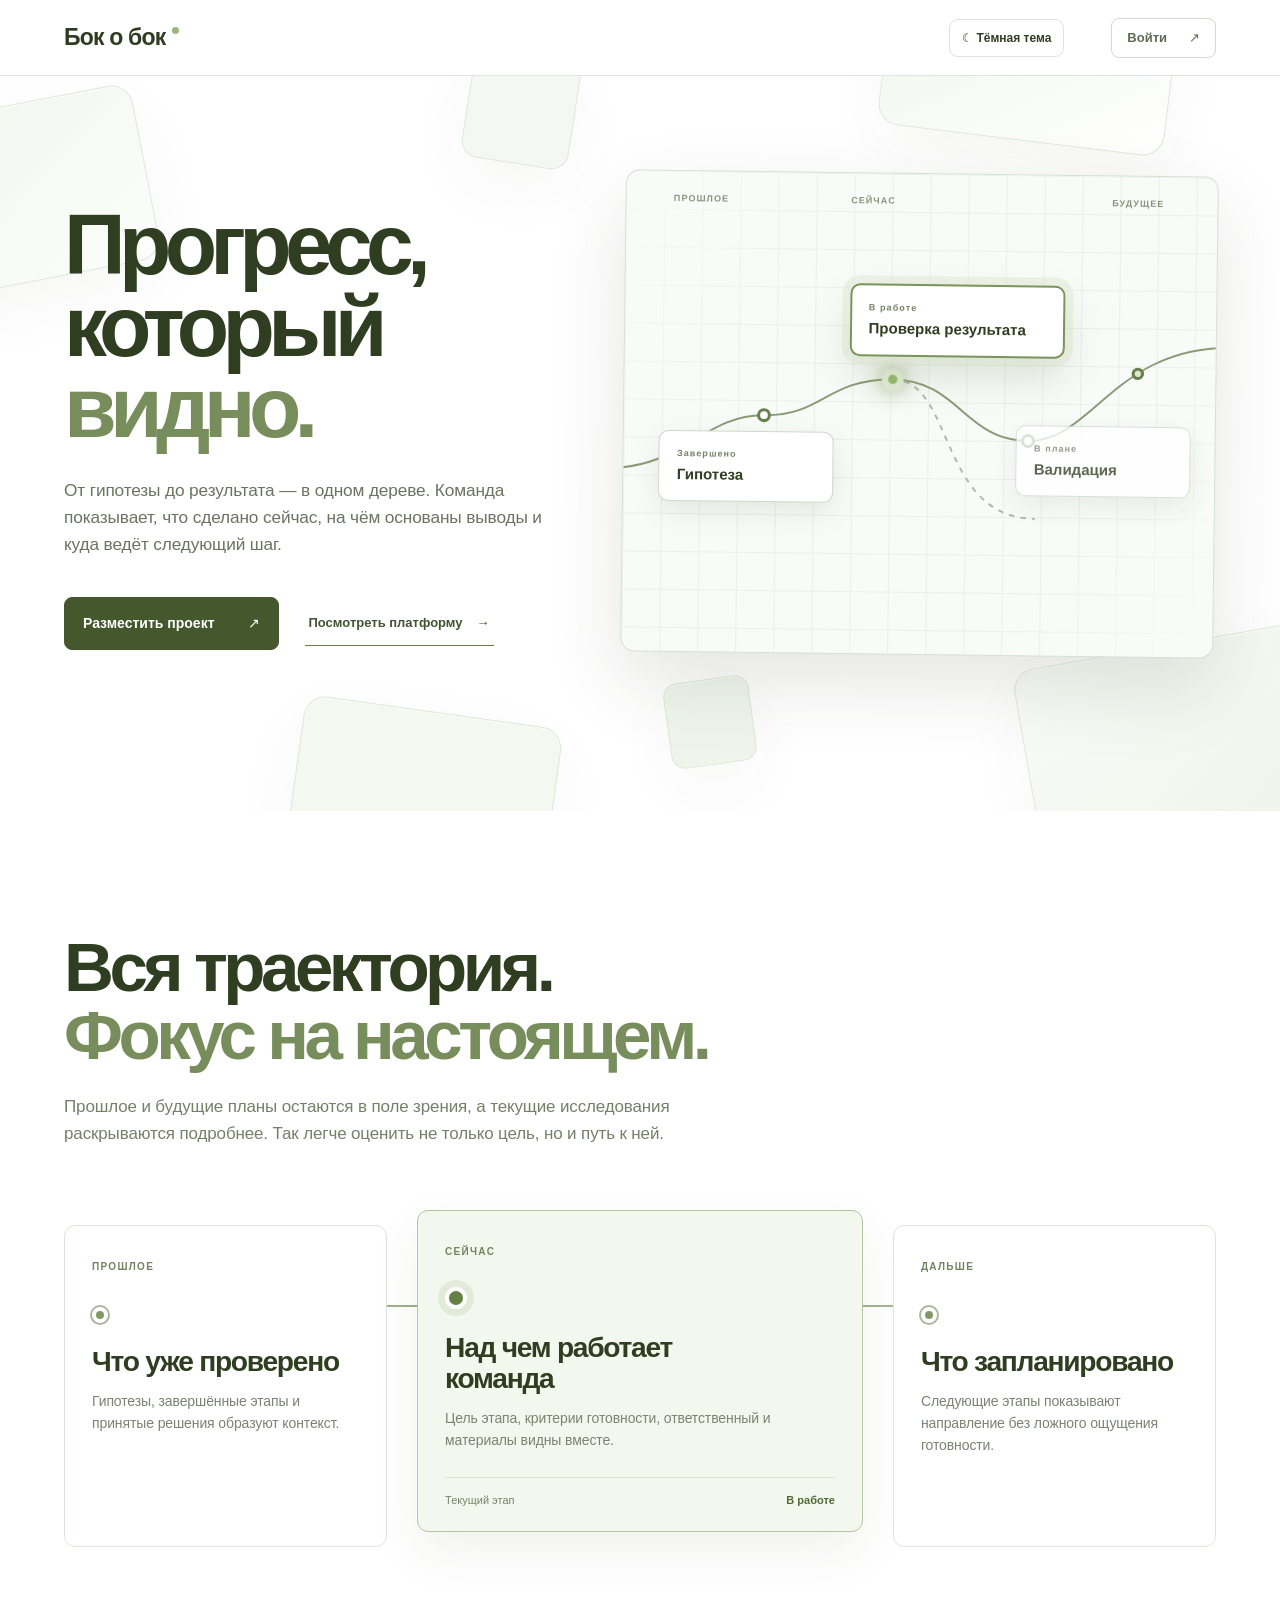
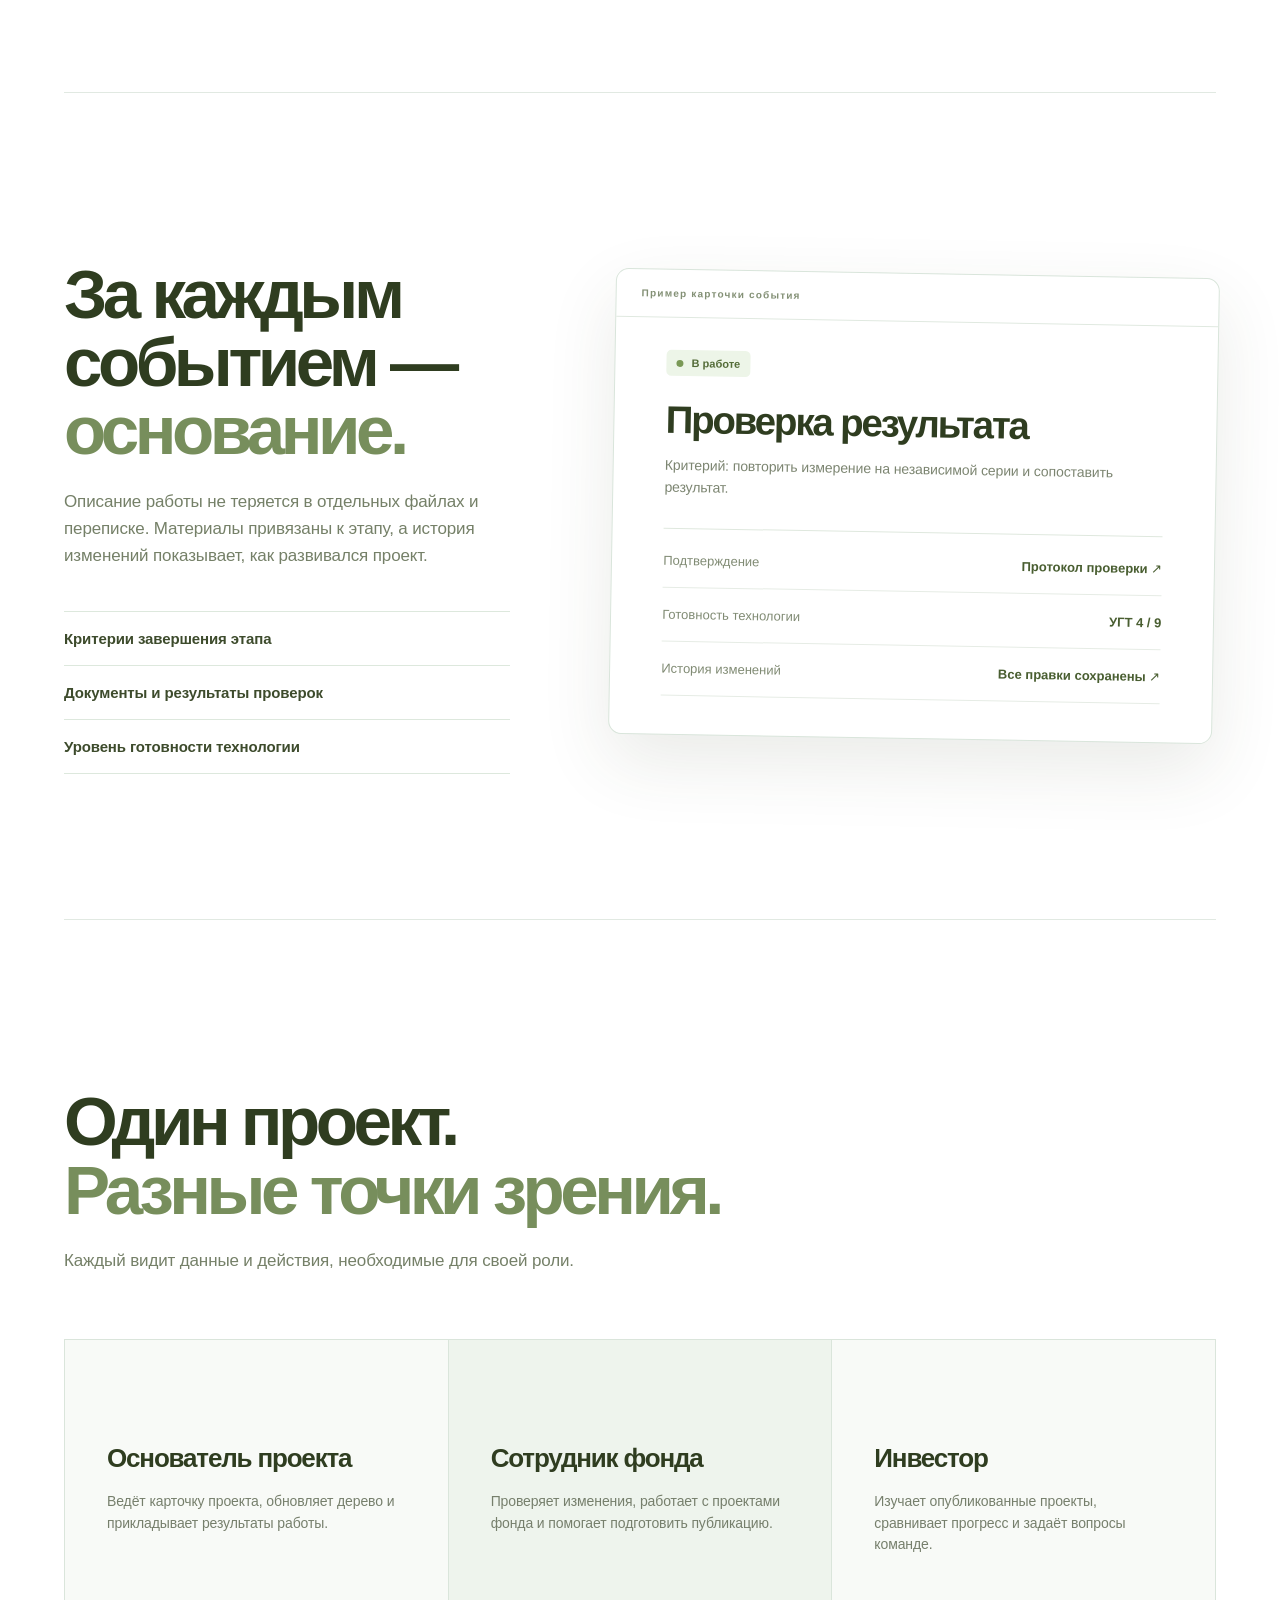
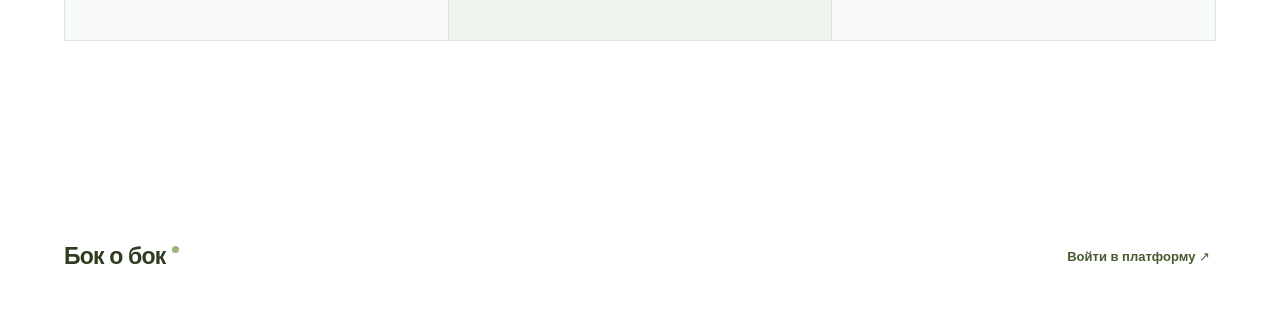
<file: index.html>
<!doctype html><html lang="ru"><head><meta charset="UTF-8"><meta name="viewport" content="width=device-width,initial-scale=1"><title>Бок о бок — платформа научных проектов</title><link rel="stylesheet" href="./clean.css?v=ugt-ruler1"><link rel="stylesheet" href="./tree.css?v=static-tree1"><link rel="stylesheet" href="./focus.css?v=ugt-ruler1"><link rel="stylesheet" href="./palette.css?v=ugt-ruler1"><link rel="stylesheet" href="./palette-overrides.css?v=ugt-ruler1"><link rel="stylesheet" href="./workflow.css?v=inline-media-1"><link rel="stylesheet" href="./matrix28.css?v=ugt-ruler1"><link rel="stylesheet" href="./experiment-light.css?v=lens-events-1"><link rel="stylesheet" href="./auth-redesign.css?v=compact3"><link rel="stylesheet" href="./home-redesign.css?v=guest-preview-1"><link rel="stylesheet" href="./projects-empty.css?v=clean2"><link rel="stylesheet" href="./project-create.css?v=ugt-ruler1"><link rel="stylesheet" href="./tree-editor-v2.css?v=static-tree1"><link rel="stylesheet" href="./stage-extras.css?v=ugt-ruler1"><link rel="stylesheet" href="./event-page.css?v=ugt-ruler1"><link rel="stylesheet" href="./typography.css?v=2"><link rel="stylesheet" href="./profile.css?v=3"><link rel="stylesheet" href="./theme.css?v=2"><link rel="stylesheet" href="./project-compare.css?v=mobile-graph-1"><link rel="stylesheet" href="./edge-outcomes.css?v=timeline-linked-1"><link rel="stylesheet" href="./graph-actions.css?v=1"><link rel="stylesheet" href="./project-workspace.css?v=event-scroll-1"><link rel="stylesheet" href="./mobile.css?v=mobile-inspector-1"><link rel="stylesheet" href="./map-expand.css?v=1"><script src="./theme.js?v=2"></script></head><body>
<header class="site-header home-header" id="siteHeader"><a class="wordmark home-brand" href="#home">Бок о бок<span></span></a><nav aria-label="Разделы главной"><button type="button" class="theme-toggle theme-toggle-public" data-theme-toggle></button><a class="home-header-login" href="#auth" data-open-auth>Войти <span aria-hidden="true">↗</span></a></nav></header>
<main id="publicPage" class="home-main">
  <section class="home-hero" id="home"><div class="home-bg-blocks" aria-hidden="true"><span></span><span></span><span></span><span></span><span></span><span></span></div><div class="home-hero-copy"><h1>Прогресс,<br>который <em>видно.</em></h1><p>От гипотезы до результата — в одном дереве. Команда показывает, что сделано сейчас, на чём основаны выводы и куда ведёт следующий шаг.</p><div class="home-hero-actions"><button type="button" class="home-button" data-open-auth-register>Разместить проект <span aria-hidden="true">↗</span></button><a class="home-preview-link" href="./preview.html">Посмотреть платформу <span aria-hidden="true">→</span></a></div></div><div class="home-hero-visual" aria-label="Схема дерева проекта: прошлое, текущая работа и будущие этапы"><div class="home-visual-stage"><div class="home-visual-grid"></div><svg viewBox="0 0 760 500" preserveAspectRatio="xMidYMid meet" aria-hidden="true"><path class="home-path" d="M-20 324 C 75 324 104 254 180 254 S 260 206 345 206 S 438 283 520 283 S 630 160 780 160"/><path class="home-path branch" d="M345 206 C 425 206 405 383 530 383"/><circle class="home-dot" cx="180" cy="254" r="7"/><circle class="home-dot now" cx="345" cy="206" r="10"/><circle class="home-dot" cx="520" cy="283" r="7"/><circle class="home-dot future" cx="660" cy="195" r="6"/></svg><div class="home-era era-past">ПРОШЛОЕ</div><div class="home-era era-current">СЕЙЧАС</div><div class="home-era era-future">БУДУЩЕЕ</div><div class="home-node home-node-past"><small>Завершено</small><strong>Гипотеза</strong></div><div class="home-node home-node-now"><small>В работе</small><strong>Проверка результата</strong></div><div class="home-node home-node-future"><small>В плане</small><strong>Валидация</strong></div></div></div></section>
  
  <section class="home-tree-section" id="tree-story"><div class="home-section-heading"><h2>Вся траектория.<br><em>Фокус на настоящем.</em></h2><p>Прошлое и будущие планы остаются в поле зрения, а текущие исследования раскрываются подробнее. Так легче оценить не только цель, но и путь к ней.</p></div><div class="home-timeline" aria-label="Три эпохи дерева прогресса"><div class="home-timeline-line"></div><article class="home-timeline-past"><span>ПРОШЛОЕ</span><div class="home-timeline-node"></div><h3>Что уже проверено</h3><p>Гипотезы, завершённые этапы и принятые решения образуют контекст.</p></article><article class="home-timeline-now"><span>СЕЙЧАС</span><div class="home-timeline-node"></div><h3>Над чем работает команда</h3><p>Цель этапа, критерии готовности, ответственный и материалы видны вместе.</p><div class="home-now-meter"><span>Текущий этап</span><strong>В работе</strong></div></article><article class="home-timeline-future"><span>ДАЛЬШЕ</span><div class="home-timeline-node"></div><h3>Что запланировано</h3><p>Следующие этапы показывают направление без ложного ощущения готовности.</p></article></div></section>
  <section class="home-evidence-section" id="evidence-story"><div class="home-evidence-copy"><h2>За каждым событием — <em>основание.</em></h2><p>Описание работы не теряется в отдельных файлах и переписке. Материалы привязаны к этапу, а история изменений показывает, как развивался проект.</p><ul><li> Критерии завершения этапа</li><li> Документы и результаты проверок</li><li> Уровень готовности технологии</li></ul></div><div class="home-evidence-preview" aria-label="Пример карточки события"><div class="home-preview-top"><span>Пример карточки события</span></div><div class="home-preview-body"><div class="home-preview-status"><i></i> В работе</div><h3>Проверка результата</h3><p>Критерий: повторить измерение на независимой серии и сопоставить результат.</p><div class="home-preview-rule"></div><div class="home-preview-row"><span>Подтверждение</span><strong>Протокол проверки ↗</strong></div><div class="home-preview-row"><span>Готовность технологии</span><strong>УГТ 4 / 9</strong></div><div class="home-preview-row"><span>История изменений</span><strong>Все правки сохранены ↗</strong></div></div></div></section>
  <section class="home-people-section" id="people-story"><div class="home-section-heading"><h2>Один проект.<br><em>Разные точки зрения.</em></h2><p>Каждый видит данные и действия, необходимые для своей роли.</p></div><div class="home-people-grid"><article><h3>Основатель проекта</h3><p>Ведёт карточку проекта, обновляет дерево и прикладывает результаты работы.</p></article><article><h3>Сотрудник фонда</h3><p>Проверяет изменения, работает с проектами фонда и помогает подготовить публикацию.</p></article><article><h3>Инвестор</h3><p>Изучает опубликованные проекты, сравнивает прогресс и задаёт вопросы команде.</p></article></div></section>
  
  
<footer class="home-footer"><a class="home-brand" href="#home">Бок о бок<span></span></a><button type="button" data-open-auth>Войти в платформу ↗</button></footer></main>
<section class="auth-page" id="authPage" hidden>
  <div class="auth-shell">
    <aside class="auth-art" aria-label="Визуализация дерева научного прогресса">
      <div class="auth-art-top"><span class="auth-art-brand">Бок о бок<span class="auth-art-brand-mark"></span></span></div>
      <div class="auth-art-copy"><h1>От первой<br>гипотезы —<br><em>к результату.</em></h1></div>
      <div class="auth-visual" aria-hidden="true"><div class="auth-visual-glow"></div><svg viewBox="0 0 680 280" preserveAspectRatio="xMidYMid meet"><path class="auth-track" d="M-20 195 C 85 195, 94 135, 188 135 S 310 95, 390 95 S 508 164, 560 164 S 640 78, 700 78"/><path class="auth-track-soft" d="M188 135 C 254 135, 268 225, 350 225 S 440 164, 560 164"/><circle class="auth-point auth-point-1" cx="92" cy="177" r="9"/><circle class="auth-point auth-point-2" cx="188" cy="135" r="12"/><circle class="auth-point auth-point-3" cx="390" cy="95" r="15"/><circle class="auth-point auth-point-4" cx="560" cy="164" r="11"/><circle class="auth-point auth-point-5" cx="350" cy="225" r="8"/></svg></div>
      
    </aside>
    <div class="auth-side"><div class="auth-side-top"><button type="button" class="auth-back" data-close-auth>← На главную</button><button type="button" class="theme-toggle" data-theme-toggle></button></div><div class="auth-card"><div class="auth-tabs" role="tablist" aria-label="Вход или регистрация"><button type="button" class="active" data-auth-tab="login">Вход</button><button type="button" data-auth-tab="register">Регистрация</button></div><form id="loginForm" class="auth-form active" data-auth-panel="login"><label>Email или телефон<input name="identity" autocomplete="username" placeholder="name@example.ru" required></label><label>Пароль<input type="password" name="password" autocomplete="current-password" placeholder="Введите пароль" required></label><button class="primary auth-submit">Войти <span aria-hidden="true">→</span></button></form><form id="otpForm" class="auth-form" data-auth-panel="otp"><div class="auth-form-heading"><h2>Подтвердите вход</h2><p>Введите код, отправленный на привязанный номер.</p></div><label>Код из SMS<input name="code" inputmode="numeric" maxlength="6" autocomplete="one-time-code" required></label><button class="primary auth-submit">Войти</button></form><form id="registerForm" class="auth-form" data-auth-panel="register"><div class="auth-form-heading"><h2>Регистрация основателя</h2></div><label>Имя и фамилия<input name="full_name" autocomplete="name" placeholder="Как к вам обращаться" required></label><label>Рабочий email<input type="email" name="email" autocomplete="email" placeholder="name@company.ru" required></label><label>Организация<input name="organization" autocomplete="organization" placeholder="Название команды или компании" required></label><label>Пароль для входа<input type="password" name="password" autocomplete="new-password" minlength="12" maxlength="200" placeholder="Не менее 12 символов" required></label><label>Повторите пароль<input type="password" name="password_confirm" autocomplete="new-password" minlength="12" maxlength="200" placeholder="Повторите пароль" required></label><button class="primary auth-submit">Отправить заявку <span aria-hidden="true">→</span></button><div class="auth-divider"><span>или</span></div><button type="button" id="yandexDemoButton" class="auth-yandex"><span class="auth-yandex-mark">Я</span><span>Продолжить с Яндекс ID</span><small>ДЕМО</small></button></form><div class="auth-message" id="authMessage" role="status"></div></div></div>
  </div>
  <dialog id="yandexDemoDialog" class="yandex-demo-dialog"><div class="yandex-demo-top"><span class="auth-yandex-mark">Я</span><strong>Яндекс ID</strong><span class="yandex-demo-badge">ДЕМОНСТРАЦИЯ</span></div><h2>Вход через Яндекс</h2><p>Это макет сценария. Подключение Яндекс ID пока не настроено, данные не отправляются.</p><div class="yandex-demo-account"><span>МС</span><div><strong>Пример аккаунта</strong><small>demo@yandex.ru</small></div></div><button type="button" id="yandexDemoContinue" class="primary">Показать следующий шаг</button><form id="yandexDemoForm" class="yandex-demo-form" hidden><label>Имя и фамилия<input name="name" value="Мария Соколова" required></label><label>Email Яндекс ID<input name="email" type="email" value="demo@yandex.ru" required></label><label>Организация<input name="organization" value="Демонстрационная лаборатория" required></label><button class="primary">Создать демо-профиль</button></form><p id="yandexDemoSuccess" class="yandex-demo-success" hidden>Демо-профиль создан в интерфейсе. Настоящая учётная запись не создана; для доступа отправьте заявку через форму регистрации.</p><button type="button" id="yandexDemoClose" class="yandex-demo-close">Вернуться к форме</button></dialog>
</section>
<section class="workspace" id="workspace" hidden><aside><a class="wordmark" href="#dashboard">Бок о бок</a><nav class="workspace-nav"><button type="button" id="projectsNav" class="active">Проекты</button><button type="button" id="compareNav">Сравнение</button><button type="button" id="messagesNav">Сообщения <span id="messageBadge" hidden></span></button><button type="button" id="profileNav">Личный кабинет</button><button type="button" id="adminBackNav" hidden>Админка</button><button type="button" id="notificationsNav" hidden>Уведомления</button><button type="button" id="changesNav" hidden>Изменения</button></nav><button type="button" class="theme-toggle theme-toggle-sidebar" data-theme-toggle></button><div><strong id="userName"></strong><small id="userRole"></small><button id="logoutButton">Выйти</button></div></aside><main><header><div><h1>Проекты</h1></div><button class="primary creator-only" data-new-project>Новый проект</button></header><div class="project-grid" id="projectGrid"></div><section class="messages-page" id="messagesPage" hidden><div class="messenger"><aside class="chat-contacts"><div class="chat-list-heading">Сообщения</div><label class="chat-search-label">Поиск собеседника<input id="chatSearch" type="search" placeholder="Имя или организация"></label><div id="chatContacts" class="chat-contacts-list"></div></aside><div class="chat-main"><div class="chat-conversation-head" id="chatConversationHead"><button type="button" class="chat-back" id="chatBack" aria-label="К списку диалогов">←</button><strong>Выберите собеседника</strong><span>История переписки появится здесь</span></div><div class="chat-history" id="chatHistory"><div class="chat-empty">Выберите человека слева, чтобы начать диалог.</div></div><form class="chat-compose" id="chatForm"><textarea id="chatInput" name="body" rows="2" maxlength="4000" placeholder="Напишите сообщение…" disabled required></textarea><div><span id="chatMessage"></span><button type="submit" class="primary" disabled>Отправить →</button></div></form></div></div></section><section class="project-create-page" id="projectCreatePage" hidden><div class="project-create-heading"><button type="button" data-close-project>← К проектам</button><div><h1>Создание проекта</h1></div></div><form class="project-form" id="projectForm"><label id="projectFounderField" hidden>Основатель проекта<select name="founder_id" disabled required><option value="">Выберите основателя</option></select></label><div class="form-grid"><label>Код проекта<input name="code" placeholder="KUMA30" maxlength="24" required></label><label>УГТ<select name="ugt_level"><option value="1">УГТ 1</option><option value="2">УГТ 2</option><option value="3">УГТ 3</option><option value="4">УГТ 4</option><option value="5">УГТ 5</option><option value="6">УГТ 6</option><option value="7">УГТ 7</option><option value="8">УГТ 8</option><option value="9">УГТ 9</option></select></label></div><label>Название проекта<input name="name" placeholder="Научная технология или продукт" required></label><label>Краткое описание<input name="summary" placeholder="Одно предложение для карточки проекта" required></label><div class="form-grid"><label>Область<input name="field" placeholder="биотех, ИИ, материалы" required></label><label>Регион<input name="region" placeholder="Москва, РФ"></label></div><label>Описание<textarea name="description" rows="4" placeholder="Проблема, научная база, текущий результат и ближайшая цель" required></textarea></label><section class="tree-editor" aria-label="Дерево прогресса"><div class="tree-editor-heading"><div><h3>Дерево прогресса</h3></div><button type="button" class="tree-add" id="treeAddRoot">+ Отдельный этап</button></div><div class="tree-canvas" id="treeCanvas"><svg class="tree-lines" id="treeLines" aria-hidden="true"></svg><div class="tree-nodes" id="treeNodes"></div></div><div class="tree-toolbar"><span id="treeCount">0 этапов</span></div><div class="tree-inspector" id="treeInspector"><div class="tree-inspector-title"><strong>Выбранный этап</strong><button type="button" id="treeDelete">Удалить</button></div><div class="tree-fields"><label>Название<input id="treeTitle" maxlength="100" placeholder="Например, лабораторная проверка"></label><label>Статус<select id="treeStatus"><option value="planned">В плане</option><option value="in_progress">В работе</option><option value="completed">Завершён</option></select></label><label>Контрольная дата<input id="treeDueAt" type="date"></label><label>УГТ<select id="treeUgt"><option value="1">УГТ 1</option><option value="2">УГТ 2</option><option value="3">УГТ 3</option><option value="4">УГТ 4</option><option value="5">УГТ 5</option><option value="6">УГТ 6</option><option value="7">УГТ 7</option><option value="8">УГТ 8</option><option value="9">УГТ 9</option></select></label></div><label>Результат / критерий завершения<textarea id="treeDescription" rows="2" placeholder="Как поймём, что этап выполнен?"></textarea></label><div class="stage-extras"><section class="stage-extra-panel"><div class="stage-extra-heading"><div><strong>Варианты результата</strong><small>Один вариант можно отметить радиокнопкой</small></div><button type="button" id="treeAddChoice">+ Вариант</button></div><div id="treeChoiceList" class="stage-choice-list"></div></section><section class="stage-extra-panel"><div class="stage-extra-heading"><div><strong>Файлы этапа</strong><small>Документы, фото и видео до 50 МБ. Загрузка начнётся при создании проекта.</small></div><label class="stage-file-action">+ Добавить файлы<input id="treeFiles" type="file" multiple></label></div><div id="treeFileList" class="stage-file-list"></div></section></div><button type="button" class="tree-branch" id="treeAddChild">+ Ответвление от этого этапа</button></div></section><footer><span id="projectMessage"></span><button type="button" class="outline" data-close-project>Отмена</button><button class="primary">Создать</button></footer></form></section></main></section><div class="toast" id="toast"></div><script src="./workflow-ui.js?v=inline-media-1"></script><script src="./focus.js?v=workflow4"></script><script src="./matrix28.js?v=expand-map-1"></script><script src="./event-page.js?v=inline-media-1"></script><script src="./profile.js?v=3"></script><script src="./project-compare.js?v=mobile-graph-1"></script><script src="./app.js?v=roadmaps-1"></script><script src="./mobile-nav.js?v=1"></script></body></html>
</file>
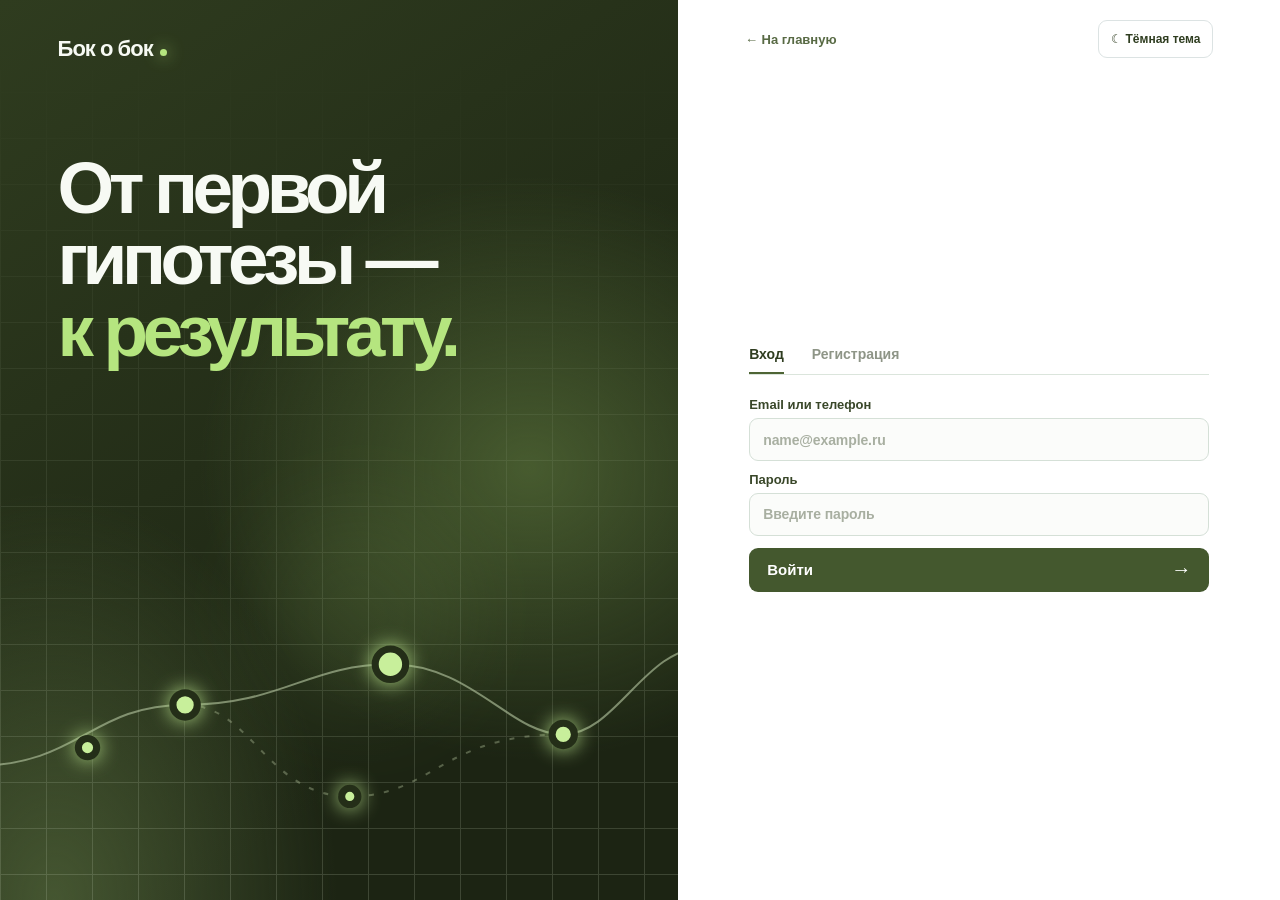
<file: admin.html>
<!doctype html>
<html lang="ru">
<head>
  <meta charset="UTF-8">
  <meta name="viewport" content="width=device-width,initial-scale=1">
  <meta name="theme-color" content="#101d16">
  <title>Бок о бок — администрирование</title>
  <link rel="stylesheet" href="./admin.css?v=logs-1">
  <style>[hidden]{display:none!important}</style>
<link rel="stylesheet" href="./palette.css?v=olive33-1"><link rel="stylesheet" href="./palette-overrides.css?v=olive33-1"><link rel="stylesheet" href="./focus.css?v=olive33-1"><link rel="stylesheet" href="./workflow.css?v=logs-1"><link rel="stylesheet" href="./typography.css?v=1"><link rel="stylesheet" href="./theme.css?v=2"><link rel="stylesheet" href="./mobile.css?v=project-drawer-2"><script src="./theme.js?v=2"></script></head>
<body>
  <div class="admin-loading" id="loading">Проверяем права доступа…</div>
  <div class="admin-app" id="adminApp" hidden>
    <aside class="admin-sidebar">
      <a class="admin-brand" href="./admin.html"><span>Б</span><div><strong>Бок о бок</strong><small>управление системой</small></div></a>
      <nav>
        <button class="is-active" data-section="overview">Обзор <b>01</b></button>
        <button data-section="users">Пользователи <b id="usersBadge">0</b></button>
        <button data-section="invites">QR для инвесторов <b>↗</b></button>
        <button data-section="registrations">Заявки <b id="requestsBadge">0</b></button>
        <button data-section="projects">Проекты <b id="projectsBadge">0</b></button>
        <button data-section="audit">Аудит действий <b id="auditBadge">0</b></button>
        <button data-section="logs">Логи приложения <b>●</b></button>
        <button data-section="system">Система <b class="healthy">OK</b></button>
        <button type="button" id="adminMessages">Сообщения <b>↗</b></button>
        <button type="button" id="adminNotifications">Уведомления <b>↗</b></button>
        <button type="button" id="adminProfile">Личный кабинет <b>↗</b></button>
      </nav>
      <button type="button" class="theme-toggle theme-toggle-sidebar" data-theme-toggle></button>
      <div class="admin-account"><span class="admin-avatar">—</span><div><strong id="adminName">Администратор</strong><small>Главный администратор</small></div><button id="adminLogout">Выйти</button></div>
    </aside>

    <main class="admin-main">
      <header class="admin-topbar"><h1 id="sectionTitle">Обзор платформы</h1></header>

      <section class="admin-view is-active" data-view="overview">
        <div class="admin-hero"><div><h2>Система под контролем.</h2></div><div class="hero-clock"><small>Последняя проверка</small><strong id="currentTime">сейчас</strong></div></div>
        <div class="admin-metrics" id="adminMetrics"></div>
        <div class="admin-grid"><section class="admin-panel"><div class="panel-title"><div><span>Требует внимания</span><h3>Операционные задачи</h3></div></div><div class="task-list"><article><i class="orange"></i><div><strong>Заявки на регистрацию</strong><p>Новые пользователи ожидают решения администратора.</p></div><b id="taskRequests">0</b></article><article><i class="green"></i><div><strong>Публикации на проверке</strong><p>Изменения деревьев ожидают сотрудника фонда.</p></div><b id="taskReviews">0</b></article><article><i class="blue"></i><div><strong>Резервное копирование</strong><p>Данные появятся после подключения резервного хранилища.</p></div><b>—</b></article></div></section><section class="admin-panel"><div class="panel-title"><div><span>Последние события</span><h3>Журнал аудита</h3></div><button data-section="audit">Все события</button></div><div class="audit-preview" id="auditPreview"></div></section></div>
      </section>

      <section class="admin-view" data-view="users"><div class="view-toolbar"><label>Поиск<input id="adminUserSearch" type="search" placeholder="Имя, email или организация"></label><select id="roleFilter"><option value="all">Все роли</option><option value="investor">Инвесторы</option><option value="founder">Основатели</option><option value="fund_staff">Сотрудники фонда</option><option value="super_admin">Администраторы</option></select><button class="admin-primary" data-new-user>Создать пользователя</button></div><div class="admin-table-wrap"><table><thead><tr><th>Пользователь</th><th>Роль</th><th>Организация</th><th>Доступ</th><th>Последний вход</th><th></th></tr></thead><tbody id="usersTable"></tbody></table></div></section>

      <section class="admin-view" data-view="invites"><div class="invite-heading"><div><h2>Вход инвестора по QR</h2><p>Каждый новый телефон получает отдельный кабинет. Повторное сканирование на том же телефоне возвращает в него.</p></div></div><form id="inviteForm" class="invite-form"><label>Срок действия<select name="days"><option value="1">1 день</option><option value="7" selected>7 дней</option><option value="30">30 дней</option></select></label><label>Максимум новых кабинетов<input name="max_uses" type="number" min="1" max="500" value="100" required></label><button type="submit" class="admin-primary">Создать QR</button></form><p id="inviteMessage" role="status"></p><div id="inviteResult" class="invite-result" hidden><canvas id="inviteCanvas" width="300" height="300" aria-label="QR-код для входа инвестора"></canvas><div><strong>QR готов</strong><p>Покажите код участникам или отправьте ссылку. Она выдаёт доступ инвестора до указанной даты или достижения лимита.</p><input id="inviteLink" readonly aria-label="Ссылка приглашения инвестора"><div class="invite-actions"><button type="button" id="inviteCopy">Скопировать ссылку</button><button type="button" id="inviteDownload">Скачать PNG</button></div></div></div><h3 class="invite-list-title">Созданные приглашения</h3><div id="inviteList" class="invite-list"></div></section>

      <section class="admin-view" data-view="registrations"><div class="request-list" id="registrationList"></div></section>

      <section class="admin-view" data-view="projects"><div class="project-admin-grid" id="adminProjects"></div></section>

      <section class="admin-view" data-view="audit"><form class="audit-filters" id="auditFilters"><label>Действие<input name="action" type="search" placeholder="Код: login, publish, tree…"></label><label>Пользователь<input name="actor" type="search" placeholder="Имя участника"></label><label>Объект<select name="entity"><option value="">Все объекты</option><option value="project">Проект</option><option value="user">Пользователь</option><option value="session">Сессия</option><option value="message">Сообщение</option></select></label><label>С даты<input name="from" type="date"></label><label>По дату<input name="to" type="date"></label><button type="submit" class="admin-primary">Применить</button><button type="reset">Сбросить</button></form><p class="audit-status" id="auditStatus" role="status"></p><div class="audit-log" id="auditLog"></div><button type="button" class="audit-more" id="auditMore" hidden>Показать ещё</button></section>

      <section class="admin-view" data-view="logs"><div class="admin-logs-head"><div><h2>Логи приложения</h2><p>Последние ошибки запросов и сообщения сервера. Доступны с момента последнего перезапуска.</p></div><div class="admin-logs-controls"><label>Уровень<select id="logsLevel"><option value="">Все</option><option value="error">Ошибки сервера</option><option value="warning">Ошибки запросов</option><option value="info">Информация</option></select></label><button type="button" id="logsRefresh">Обновить</button></div></div><p id="logsStatus" class="admin-logs-status" role="status"></p><div id="logsList" class="admin-logs-list"></div></section>

      <section class="admin-view" data-view="system"><div class="system-grid"><article><span>API</span><strong id="apiStatus">Проверяется</strong></article><article><span>База данных</span><strong id="dbStatus">Проверяется</strong></article><article><span>Хранилище</span><strong>Не подключено</strong><small>Настройте объектное хранилище</small></article><article><span>Резервное копирование</span><strong>Не настроено</strong><small>Укажите расписание и хранилище</small></article></div><div class="admin-activity-heading"><h2>Активность за 7 дней</h2><span>Данные по UTC</span></div><p id="systemActivityStatus" class="admin-activity-status" role="status"></p><div id="systemActivity" class="admin-activity-grid"></div></section>
    </main>
  </div>

  <div class="admin-toast" id="adminToast"></div>
  <script src="./workflow-ui.js?v=compare2"></script><script src="./qrcodegen.js?v=1"></script><script src="./admin.js?v=investor-qr-1"></script><script src="./mobile-nav.js?v=1"></script>
</body>
</html>
</file>
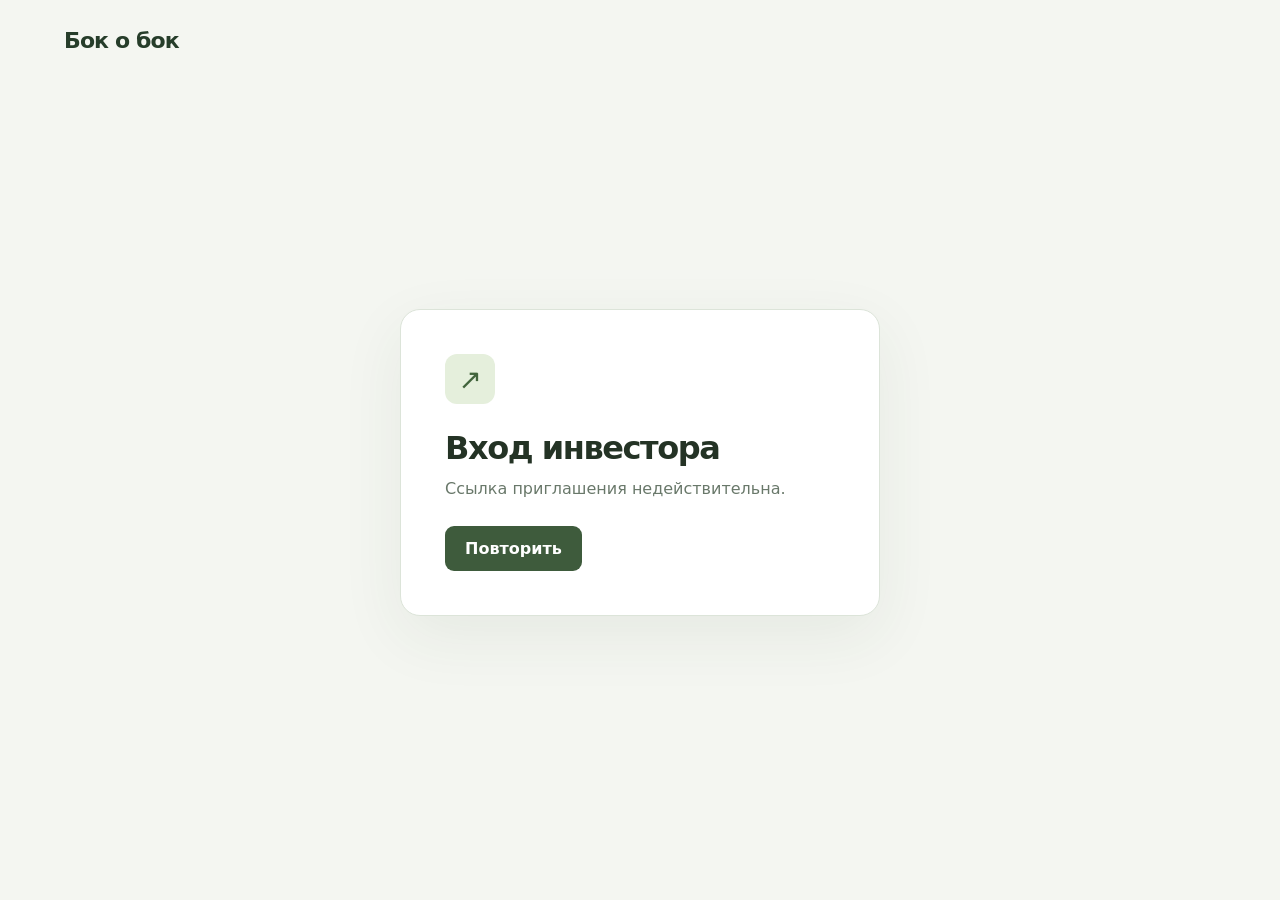
<file: invite.html>
<!doctype html>
<html lang="ru">
<head>
  <meta charset="utf-8">
  <meta name="viewport" content="width=device-width,initial-scale=1">
  <meta name="referrer" content="no-referrer">
  <title>Бок о бок — вход инвестора</title>
  <link rel="stylesheet" href="./invite.css?v=1">
</head>
<body>
  <main class="invite-screen">
    <a class="invite-brand" href="./index.html">Бок о бок</a>
    <section class="invite-card" aria-live="polite">
      <span class="invite-mark" aria-hidden="true">↗</span>
      <h1>Вход инвестора</h1>
      <p id="inviteStatus">Создаём ваш личный кабинет…</p>
      <button id="inviteRetry" type="button" hidden>Повторить</button>
    </section>
  </main>
  <script src="./invite.js?v=1"></script>
</body>
</html>
</file>
<file: clean.css>
:root{font-family:Inter,Arial,sans-serif;color:var(--palette-ink);background:var(--palette-paper);--green:var(--palette-ink);--lime:var(--palette-muted);--line:var(--palette-line)}*{box-sizing:border-box}[hidden]{display:none!important}body{margin:0}button,input,select,textarea{font:inherit}button,a{cursor:pointer}.site-header{height:76px;display:flex;align-items:center;justify-content:space-between;padding:0 6vw;border-bottom:1px solid var(--line)}.wordmark{font-size:21px;font-weight:800;color:var(--green);text-decoration:none}.site-header nav{display:flex;gap:28px;align-items:center}.site-header a{color:var(--palette-primary);text-decoration:none}.outline{border:1px solid var(--palette-line);border-radius:10px;background:var(--palette-paper);padding:10px 18px}.hero{padding:100px 8vw 70px;min-height:680px;background:linear-gradient(135deg,var(--palette-paper) 50%,var(--palette-canvas))}.eyebrow{font-size:13px;letter-spacing:.13em;text-transform:uppercase;color:var(--palette-muted)}.hero h1{font-size:clamp(58px,8vw,112px);line-height:.9;letter-spacing:-.065em;margin:24px 0 34px;max-width:1100px}.hero h1 em{color:var(--palette-olive);font-style:normal}.hero>p{font-size:20px;line-height:1.55;max-width:690px;color:var(--palette-primary)}.hero-actions{display:flex;align-items:center;gap:28px;margin:38px 0 80px}.primary{border:0;border-radius:10px;background:var(--green);color:var(--palette-paper);padding:14px 22px;font-weight:700}.hero-actions a{color:var(--green)}.system-preview{display:grid;grid-template-columns:auto 1fr auto 1fr auto;align-items:center;gap:18px;max-width:900px;padding:24px;background:var(--palette-paper);border:1px solid var(--line);border-radius:16px;box-shadow:0 18px 50px #2f3d2012}.system-preview i{height:2px;background:var(--palette-tint)}.system-preview strong{padding:16px;background:var(--lime);border-radius:10px}.principles{display:grid;grid-template-columns:repeat(3,1fr);gap:1px;background:var(--line)}.principles article{padding:64px 6vw;background:var(--palette-paper)}.principles p{line-height:1.6;color:var(--palette-muted)}.auth-page{position:fixed;inset:0;background:var(--palette-paper);padding:30px}.auth-back{border:0;background:transparent}.auth-card{width:min(480px,calc(100% - 32px));margin:5vh auto;background:var(--palette-paper);border:1px solid var(--line);border-radius:18px;padding:36px;box-shadow:0 30px 80px #2f3d2017}.auth-tabs{display:flex;margin:30px 0;border-bottom:1px solid var(--line)}.auth-tabs button{flex:1;border:0;background:var(--palette-paper);padding:12px;color:var(--palette-muted)}.auth-tabs button.active{color:var(--green);border-bottom:2px solid var(--green)}.auth-form{display:none;gap:18px}.auth-form.active{display:grid}.auth-form h2{font-size:30px;margin:0}.auth-form label{display:grid;gap:8px;font-size:14px;font-weight:600}.auth-form input,.auth-form select{width:100%;border:1px solid var(--palette-soft);border-radius:10px;padding:13px;background:var(--palette-paper)}.auth-message{margin-top:18px;min-height:20px;color:#8b3d2c}.workspace{display:grid;grid-template-columns:250px 1fr;min-height:100vh}.workspace aside{background:var(--palette-ink);color:var(--palette-paper);padding:32px 24px;display:flex;flex-direction:column;gap:40px}.workspace aside .wordmark{color:var(--palette-paper)}.workspace aside nav button{width:100%;border:0;background:var(--palette-ink);color:var(--palette-paper);padding:13px;border-radius:8px;text-align:left}.workspace aside>div{margin-top:auto;display:grid;gap:8px}.workspace aside small{color:var(--palette-tint)}.workspace aside button{border:0;background:transparent;color:var(--palette-paper);text-align:left;padding:0}.workspace main{padding:42px 5vw;background:var(--palette-canvas)}.workspace main>header{display:flex;justify-content:space-between;align-items:end}.workspace h1{font-size:42px;margin:5px 0}.project-grid{display:grid;grid-template-columns:repeat(auto-fit,minmax(280px,1fr));gap:18px;margin-top:40px}.project-card,.empty{background:var(--palette-paper);border:1px solid var(--line);border-radius:14px;padding:26px}.project-card span{font-size:12px;color:var(--palette-muted)}.project-card p{color:var(--palette-muted)}.project-card footer{display:flex;justify-content:space-between;gap:18px;margin-top:28px}.project-card footer small{color:var(--palette-muted);text-align:right}.empty{grid-column:1/-1;text-align:center;padding:90px}.empty span{color:var(--palette-muted)}.modal{position:fixed;inset:0;z-index:20;display:grid;place-items:center;padding:28px;background:rgba(20,44,34,.28);backdrop-filter:blur(5px)}.project-form{width:min(760px,100%);max-height:calc(100vh - 56px);overflow:auto;background:var(--palette-paper);border:1px solid var(--line);border-radius:16px;padding:30px;box-shadow:0 32px 90px #2f3d202b}.project-form header{display:flex;align-items:flex-start;justify-content:space-between;gap:20px;margin-bottom:10px}.project-form header span{color:var(--palette-muted);font-size:13px}.project-form h2{font-size:34px;margin:4px 0 0}.project-form header button{width:38px;height:38px;border:1px solid var(--line);border-radius:10px;background:var(--palette-paper);font-size:24px;line-height:1}.project-form p{margin:0 0 24px;color:var(--palette-muted);line-height:1.55}.project-form label{display:grid;gap:8px;margin-bottom:16px;font-size:14px;font-weight:700}.project-form input,.project-form select,.project-form textarea{width:100%;border:1px solid var(--palette-soft);border-radius:10px;background:var(--palette-paper);padding:13px;color:var(--palette-ink)}.project-form textarea{resize:vertical;line-height:1.5}.form-grid{display:grid;grid-template-columns:1fr 1fr;gap:16px}.project-form footer{display:flex;align-items:center;justify-content:flex-end;gap:14px;margin-top:10px}.project-form footer span{margin-right:auto;color:var(--palette-muted);font-size:14px}.project-form button:disabled{opacity:.55;cursor:wait}body:not([data-role="founder"]) .founder-only{display:none}@media(max-width:760px){.site-header nav a{display:none}.hero{padding:70px 24px}.principles{grid-template-columns:1fr}.system-preview{grid-template-columns:1fr}.system-preview i{height:24px;width:2px;justify-self:center}.workspace{grid-template-columns:1fr}.workspace aside{display:none}.modal{align-items:start;padding:14px}.project-form{padding:22px}.form-grid{grid-template-columns:1fr}.project-form footer{display:grid;grid-template-columns:1fr}.project-form footer span{margin:0;text-align:left}}
</file>
<file: tree.css>
.project-form{width:min(1060px,100%)}
.project-form .project-form-top{justify-content:flex-end;margin:0 0 10px}
.tree-editor{margin:26px 0 12px;border:1px solid var(--palette-soft);border-radius:18px;background:var(--palette-canvas);overflow:hidden}
.tree-editor-heading{display:flex;justify-content:space-between;align-items:center;gap:20px;padding:24px 26px 18px}
.tree-kicker{color:var(--palette-olive);font:700 11px/1.3 ui-monospace,SFMono-Regular,monospace;letter-spacing:.14em}
.tree-editor h3{font-size:25px;letter-spacing:-.04em;margin:5px 0 3px;color:var(--palette-ink)}
.tree-editor-heading p{font-size:13px;margin:0;color:var(--palette-muted)}
.tree-add,.tree-branch{border:1px solid var(--palette-tint);background:var(--palette-paper);color:var(--palette-olive);border-radius:10px;padding:10px 15px;font-weight:700;cursor:pointer;white-space:nowrap;transition:transform .2s,background .2s,box-shadow .2s}
.tree-add:hover,.tree-branch:hover{transform:translateY(-2px);background:var(--palette-canvas);box-shadow:0 9px 24px #637d4216}
.tree-canvas{height:330px;position:relative;overflow:auto;background-color:var(--palette-canvas);background-image:radial-gradient(var(--palette-tint) 1px,transparent 1px);background-size:20px 20px;scroll-behavior:auto;isolation:isolate}
.tree-lines{position:absolute;left:0;top:0;overflow:visible;pointer-events:none}
.tree-lines path{fill:none;stroke:var(--palette-tint);stroke-width:2.5;stroke-dasharray:6 8}
.tree-lines path.is-active{stroke:var(--palette-olive);stroke-width:3;filter:drop-shadow(0 0 5px #687a55a8)}
.tree-lines path.is-complete{stroke:var(--palette-olive);stroke-dasharray:none}
.tree-nodes{position:relative}
.tree-node{position:absolute;width:224px;min-height:108px;display:flex;flex-direction:column;align-items:flex-start;text-align:left;gap:8px;border:1px solid var(--palette-soft);border-radius:15px;background:var(--palette-paper);padding:17px 18px;color:var(--palette-ink);cursor:pointer;box-shadow:0 5px 18px #2f3d200b}
.tree-node:hover{border-color:var(--palette-olive);box-shadow:0 10px 24px #2f3d2016}
.tree-node.selected{border-color:var(--palette-olive);box-shadow:0 0 0 3px #687a5540,0 16px 34px #2f3d2022}
.tree-node.in_progress::after{content:'';position:absolute;inset:-5px;border:1px solid var(--palette-olive);border-radius:19px;opacity:.45;pointer-events:none}
.tree-node small{font:700 10px/1.2 ui-monospace,SFMono-Regular,monospace;letter-spacing:.06em;color:var(--palette-muted)}
.tree-node strong{font-size:15px;line-height:1.25;max-width:100%;overflow:hidden;text-overflow:ellipsis;white-space:nowrap}
.tree-node span{font-size:11px;color:var(--palette-muted)}
.tree-node.in_progress span{color:var(--palette-olive)}.tree-node.completed span{color:var(--palette-olive)}
.tree-toolbar{display:flex;justify-content:space-between;gap:12px;padding:11px 24px;color:var(--palette-muted);font-size:12px;border-bottom:1px solid var(--palette-soft)}
.tree-toolbar span:first-child{font-weight:700;color:var(--palette-olive)}
.tree-inspector{padding:19px 24px 22px;background:var(--palette-paper)}
.tree-inspector-title{display:flex;justify-content:space-between;align-items:center;margin-bottom:13px;font-size:14px;color:var(--palette-ink)}
.tree-inspector-title button{border:0;background:transparent;color:#a4564e;cursor:pointer;font-size:12px}
.tree-fields{display:grid;grid-template-columns:2fr 1fr 1fr;gap:12px}
.tree-editor .tree-inspector label{margin-bottom:12px;font-size:12px;color:var(--palette-muted)}
.tree-editor .tree-inspector input,.tree-editor .tree-inspector select,.tree-editor .tree-inspector textarea{padding:10px 11px;font-size:13px;border-radius:8px}
@keyframes line-flow{to{stroke-dashoffset:-28}}
@keyframes node-arrive{from{opacity:0;transform:translateY(15px) scale(.94)}to{opacity:1;transform:translateY(0) scale(1)}}
@keyframes node-pulse{50%{opacity:0;transform:scale(1.045)}}
@media(max-width:700px){.tree-editor-heading{padding:19px;align-items:flex-start}.tree-editor h3{font-size:21px}.tree-toolbar span:last-child{display:none}.tree-fields{grid-template-columns:1fr 1fr}.tree-fields label:first-child{grid-column:1/-1}.tree-inspector{padding:17px}}
@media(prefers-reduced-motion:reduce){.tree-lines path,.tree-node,.tree-node.in_progress::after{animation:none}.tree-canvas{scroll-behavior:auto}}
.project-card-link{width:100%;text-align:left;cursor:pointer;font:inherit;transition:transform .2s,box-shadow .2s,border-color .2s}
.project-card-link:hover{transform:translateY(-3px);border-color:var(--palette-muted);box-shadow:0 16px 34px #2f3d2016}
.project-detail{max-width:1120px;margin:0 auto;padding:18px 0 60px}
.detail-back{border:0;background:transparent;color:var(--palette-olive);font-size:14px;font-weight:700;cursor:pointer;padding:0 0 24px}
.detail-eyebrow{display:block;font:700 12px/1.5 ui-monospace,SFMono-Regular,monospace;color:var(--palette-olive);letter-spacing:.08em;text-transform:uppercase}
.project-detail h1{font-size:clamp(36px,4.5vw,62px);letter-spacing:-.05em;line-height:1.05;margin:12px 0 16px;color:var(--palette-ink)}
.detail-summary{font-size:19px;line-height:1.5;color:var(--palette-muted);max-width:750px;margin:0 0 20px}
.detail-facts{display:flex;flex-wrap:wrap;gap:9px;margin-bottom:40px}
.detail-facts span{border:1px solid var(--palette-soft);border-radius:99px;padding:8px 13px;color:var(--palette-olive);font-size:13px;font-weight:700;background:var(--palette-canvas)}
.project-detail h2{font-size:26px;letter-spacing:-.03em;margin:0 0 16px;color:var(--palette-ink)}
.detail-tree{height:390px;border:1px solid var(--palette-soft);border-radius:16px;margin-bottom:40px}
.detail-tree .tree-node{cursor:default}
.detail-description{font-size:16px;color:var(--palette-primary);line-height:1.7;white-space:pre-wrap;max-width:800px}
.workspace-nav{display:grid;gap:8px}
.workspace .workspace-nav button{display:flex;align-items:center;justify-content:space-between;padding:13px 14px;border-radius:9px;color:var(--palette-soft);background:transparent}
.workspace .workspace-nav button:hover,.workspace .workspace-nav button.active{color:var(--palette-paper);background:var(--palette-primary)}
#messageBadge{min-width:20px;height:20px;border-radius:99px;background:var(--palette-muted);color:var(--palette-ink);font-size:11px;font-weight:800;text-align:center;line-height:20px}
.messages-page{max-width:1220px;margin:0 auto}
.messages-page .messenger{height:min(780px,calc(100vh - 90px))}
.messages-title>span{font:700 11px ui-monospace,SFMono-Regular,monospace;letter-spacing:.13em;color:var(--palette-olive)}
.messages-title h1{margin:7px 0 5px;font-size:44px;letter-spacing:-.05em}
.messages-title p{margin:0 0 28px;color:var(--palette-muted)}
.messenger{display:grid;grid-template-columns:310px minmax(0,1fr);height:min(690px,calc(100vh - 210px));min-height:500px;background:var(--palette-paper);border:1px solid var(--palette-soft);border-radius:18px;overflow:hidden;box-shadow:0 20px 50px #637d420b}
.workspace .chat-contacts{display:flex;flex-direction:column;gap:0;padding:0;background:var(--palette-paper);color:var(--palette-ink);border-right:1px solid var(--palette-line);min-width:0;overflow:hidden}
.chat-search-label{display:grid;gap:9px;padding:20px;border-bottom:1px solid var(--palette-canvas);font-size:12px;font-weight:700;color:var(--palette-muted)}
.chat-search-label input{width:100%;border:1px solid var(--palette-soft);border-radius:10px;padding:11px 13px;outline:none;color:var(--palette-ink);background:var(--palette-canvas)}
.chat-search-label input:focus,.chat-compose textarea:focus{border-color:var(--palette-olive);box-shadow:0 0 0 3px #687a5521}
.chat-contacts-list{overflow:auto;flex:1;padding:8px}
.chat-contact{width:100%;display:flex;align-items:center;gap:12px;padding:12px;border:0;border-radius:11px;background:transparent;text-align:left;cursor:pointer;color:var(--palette-ink)}
.chat-contact:hover,.chat-contact.active{background:var(--palette-canvas)}
.chat-avatar{width:40px;height:40px;display:grid;place-items:center;flex:none;border-radius:13px;background:var(--palette-soft);color:var(--palette-olive);font-weight:800}
.chat-contact-copy{min-width:0;display:grid;gap:4px;flex:1}
.chat-contact-copy strong{font-size:14px;overflow:hidden;text-overflow:ellipsis;white-space:nowrap}
.chat-contact-copy small{font-size:12px;color:var(--palette-muted);overflow:hidden;text-overflow:ellipsis;white-space:nowrap}
.chat-unread{min-width:20px;height:20px;border-radius:99px;background:var(--palette-olive);color:var(--palette-paper);text-align:center;line-height:20px;font-size:11px}
.chat-contact-empty{color:var(--palette-muted);font-size:13px;line-height:1.5;padding:17px}
.workspace .chat-contacts .chat-contacts-list{display:flex;flex-direction:column;gap:0;margin-top:0;padding:8px;overflow-y:auto}
.workspace .chat-contacts .chat-contact{padding:12px;color:var(--palette-ink);background:transparent}
.workspace .chat-contacts .chat-contact:hover,.workspace .chat-contacts .chat-contact.active{background:var(--palette-canvas)}
.workspace .chat-contacts .chat-contact-copy small{color:var(--palette-muted)}
.chat-main{display:grid;grid-template-rows:auto minmax(0,1fr) auto;min-width:0}
.chat-conversation-head{padding:19px 26px;border-bottom:1px solid var(--palette-line);display:grid;gap:3px}
.chat-conversation-head strong{font-size:17px;color:var(--palette-ink)}
.chat-conversation-head span{color:var(--palette-muted);font-size:12px}
.chat-history{overflow:auto;display:flex;flex-direction:column;gap:12px;padding:28px;background:radial-gradient(var(--palette-soft) 1px,transparent 1px) 0 0/22px 22px,var(--palette-paper)}
.chat-empty{margin:auto;color:var(--palette-muted);text-align:center;font-size:14px}
.chat-bubble{align-self:flex-start;max-width:min(72%,520px);padding:11px 15px;border:1px solid var(--palette-soft);background:var(--palette-paper);border-radius:15px 15px 15px 3px;box-shadow:0 4px 15px #2f3d2008;animation:node-arrive .25s both}
.chat-bubble.own{align-self:flex-end;color:var(--palette-ink);border-color:var(--palette-soft);background:var(--palette-soft);border-radius:15px 15px 3px 15px}
.chat-bubble p{white-space:pre-wrap;overflow-wrap:anywhere;margin:0 0 6px;line-height:1.45;font-size:14px}
.chat-bubble time{display:block;text-align:right;font-size:10px;color:var(--palette-muted)}
.chat-compose{padding:16px 20px;background:var(--palette-paper);border-top:1px solid var(--palette-canvas)}
.chat-compose textarea{width:100%;resize:none;border:1px solid var(--palette-soft);border-radius:11px;padding:12px;outline:none;line-height:1.4}
.chat-compose textarea:disabled{background:var(--palette-canvas)}
.chat-compose>div{display:flex;align-items:center;justify-content:space-between;gap:15px;margin-top:9px}
#chatMessage{color:#a35243;font-size:12px}
.chat-compose .primary{padding:10px 17px}
.chat-compose .primary:disabled{opacity:.45;cursor:default}
@media(max-width:760px){.workspace aside{display:flex;flex-direction:row;align-items:center;justify-content:space-between;padding:13px 20px;gap:14px}.workspace aside .wordmark{font-size:17px}.workspace aside>div{display:none}.workspace .workspace-nav{display:flex;gap:5px}.workspace .workspace-nav button{width:auto;padding:8px 9px;font-size:12px}.workspace main{padding:24px 16px}.messenger{grid-template-columns:1fr;height:calc(100dvh - 205px);min-height:470px}.workspace .chat-contacts{max-height:140px;border-right:0;border-bottom:1px solid var(--palette-line)}.chat-search-label{padding:10px}.chat-contacts-list{display:flex;overflow-x:auto}.chat-contact{min-width:160px}.chat-history{padding:16px}.chat-compose{padding:12px}.messages-title h1{font-size:33px}}
@media(max-width:760px){.messages-page .messenger{height:calc(100dvh - 105px)}}
@media(max-width:760px){.workspace .chat-contacts .chat-contacts-list{flex-direction:row;overflow-x:auto;overflow-y:hidden}}
</file>
<file: focus.css>
body.project-focus{background:var(--palette-canvas);color:var(--palette-ink)}
.project-focus #workspace{display:block;min-height:100vh}
.project-focus #workspace>aside{display:none}
.project-focus #workspace>main{padding:24px 32px 50px;background:var(--palette-canvas);min-height:100vh}
.focus-project{--focus-bg:var(--palette-canvas);--focus-panel:var(--palette-paper);--focus-line:var(--palette-line);--focus-text:var(--palette-ink);--focus-muted:var(--palette-muted);--focus-green:var(--palette-olive);width:100%;font-family:Inter,Arial,sans-serif;color:var(--focus-text)}
.focus-project button{font:inherit;cursor:pointer;transition:background .18s,border-color .18s}
.focus-project button:focus-visible,.focus-project input:focus-visible{outline:2px solid var(--palette-olive);outline-offset:5px}
.focus-brand-row{display:flex;justify-content:space-between;align-items:center;font-size:18px;color:var(--palette-muted);margin-bottom:20px}
.focus-brand{background:none;border:0;padding:0;color:var(--palette-ink);font-size:22px!important;font-weight:700!important}
.focus-header{display:grid;grid-template-columns:minmax(260px,1fr) auto minmax(330px,1fr);align-items:center;gap:30px;margin-bottom:48px;min-height:76px}
.focus-identity h1{font-size:36px!important;line-height:1.16;letter-spacing:-.025em;margin:0 0 9px!important;overflow-wrap:anywhere}
.focus-identity p{margin:0;color:var(--palette-muted);font-size:18px;line-height:1.4}
.focus-tabs{display:flex;gap:44px;align-items:center}
.focus-tabs button{background:transparent;border:0;color:var(--palette-muted);padding:12px 0;white-space:nowrap;font-size:18px}
.focus-tabs button.active{color:var(--palette-olive);font-weight:700}
.focus-actions{display:flex;gap:14px;justify-content:flex-end}
.focus-secondary{color:var(--palette-primary);background:var(--palette-soft);border:1px solid var(--palette-line);border-radius:8px;padding:13px 24px;font-weight:700!important;white-space:nowrap}
.focus-secondary:hover{background:var(--palette-tint)}
.focus-primary{border:0;border-radius:8px;background:var(--palette-primary);color:var(--palette-paper);padding:14px 24px;font-weight:750!important;white-space:nowrap}
.focus-primary:hover{background:var(--palette-olive)}
.focus-main{display:grid;grid-template-columns:minmax(0,3.405fr) minmax(290px,1fr);gap:24px}
.focus-graph,.focus-event,.focus-readiness,.focus-timeline,.focus-alternate{background:var(--palette-paper);border:1px solid var(--palette-line);border-radius:8px}
.focus-graph{min-width:0;overflow:hidden;display:flex;flex-direction:column}
.focus-eras{display:grid;grid-template-columns:1fr 1.08fr .87fr;padding:22px 22px 8px;gap:25px}
.focus-eras>div{display:grid;gap:6px}.focus-eras b{font-size:12px;color:var(--palette-muted)}.focus-eras>div:nth-child(2) b{color:var(--palette-olive)}.focus-eras span{font-size:14px;color:var(--palette-muted)}
.focus-map{position:relative;aspect-ratio:1416/635;min-height:460px;margin-top:3px}
.focus-map>svg{position:absolute;inset:0;width:100%;height:100%;overflow:visible}
.focus-map path{fill:none;stroke:var(--palette-sage);stroke-width:2;vector-effect:non-scaling-stroke}
.focus-map path.active{stroke:var(--palette-olive);stroke-width:2.6}
.focus-lane{position:absolute;left:33.6%;width:31.8%;top:0;bottom:0;background:var(--palette-soft);border-radius:14px}
.focus-node{position:absolute;width:32px;height:32px;transform:translate(-50%,-50%);border:0;background:none;padding:0;color:var(--palette-ink);text-align:left}
.focus-dot{display:grid;place-items:center;position:absolute;left:0;top:0;width:32px;height:32px;background:var(--palette-sage);color:var(--palette-paper);border-radius:50%;font:700 11px ui-monospace,monospace}
.focus-node.in_progress .focus-dot,.focus-node.selected .focus-dot{background:var(--palette-olive);box-shadow:0 0 0 4px #687a5516}
.focus-node-label{position:absolute;left:46px;top:-18px;display:grid;gap:9px;width:220px;background:#ffffffe8;padding:4px 0}
.focus-node.selected .focus-node-label{background:var(--palette-soft)}
.focus-node-label strong{font-size:21px;line-height:1.18;overflow-wrap:anywhere;font-weight:650}
.focus-node-label small{font-size:14px;line-height:1.3;color:var(--palette-muted)}
.focus-node.selected strong{color:var(--palette-primary);font-size:25px}
.focus-node:hover .focus-dot{box-shadow:0 0 0 6px #687a5524}
.focus-root{position:absolute;width:0;height:0}
.focus-root>span{position:absolute;top:-16px;left:-16px;width:32px;height:32px;border-radius:50%;display:grid;place-items:center;color:var(--palette-paper);background:var(--palette-olive);font:700 11px ui-monospace,monospace}
.focus-root strong,.focus-root small{position:absolute;top:35px;left:clamp(-80px,-5vw,-35px);width:180px;overflow-wrap:anywhere;background:var(--palette-paper);padding:0 0 5px;font-size:23px}
.focus-root small{top:68px;font-size:14px;color:var(--palette-muted)}
.focus-map-note{font:11px/1.6 ui-monospace,monospace;color:var(--palette-muted);padding:0 22px;margin:20px 0}
.focus-event{padding:22px;display:flex;flex-direction:column;min-width:0}
.focus-kicker{font-size:12px;font-weight:700;color:var(--palette-muted);display:block}
.focus-event h2{font-size:28px;line-height:1.25;margin:16px 0 12px;overflow-wrap:anywhere}
.focus-status{align-self:flex-start;background:var(--palette-tint);color:var(--palette-primary);font-size:14px;padding:6px 14px;border-radius:5px;font-weight:700}
.focus-status.planned{color:var(--palette-muted);background:var(--palette-soft)}.focus-status.completed{color:var(--palette-olive)}
.focus-goal{margin:32px 0 20px}.focus-goal p{font-size:18px;line-height:1.5;margin:12px 0;color:var(--palette-muted);white-space:pre-wrap}
.focus-event-meta{display:grid;grid-template-columns:1fr auto;gap:17px;font-size:14px;margin:14px 0 26px}.focus-event-meta dt{color:var(--palette-muted)}.focus-event-meta dd{margin:0;font-weight:700;text-align:right}
.focus-section-heading{display:flex;align-items:center;justify-content:space-between;gap:20px}
.focus-section-heading h2{font-size:23px;margin:0}.focus-section-heading h3{font-size:19px;margin:0}.focus-section-heading>span{font-size:16px;color:var(--palette-muted)}
.focus-event-progress progress{width:100%;height:5px;appearance:none;border:0;background:var(--palette-line);margin-top:19px;border-radius:5px}.focus-event-progress progress::-webkit-progress-bar{background:var(--palette-line)}.focus-event-progress progress::-webkit-progress-value{background:var(--palette-olive)}
.focus-muted{color:var(--palette-muted);line-height:1.5;font-size:14px}
.focus-event-materials{margin:18px 0 25px}.focus-event-materials h3{font-size:18px;margin:0 0 12px}
.focus-open-event{margin-top:auto;width:100%}
.focus-readiness{margin-top:24px;padding:18px 22px 10px}
.focus-ugt-steps{display:grid;grid-template-columns:repeat(9,1fr);gap:11px;margin-top:17px}
.focus-ugt-steps button{background:var(--palette-paper);color:var(--palette-muted);border:1px solid var(--palette-line);border-radius:7px;font-size:20px;font-weight:700;padding:9px 0}
.focus-ugt-steps button.current{border-color:var(--palette-olive);background:var(--palette-tint);color:var(--palette-olive)}
.focus-ugt-groups{display:grid;grid-template-columns:repeat(3,1fr);color:var(--palette-muted);font-size:13px;margin-top:8px}
.focus-ugt-note{font-size:12px;color:var(--palette-olive);margin-top:10px;min-height:15px}
.focus-timeline{margin-top:14px;padding:18px 22px 38px}
.focus-timeline h2{font-size:20px}.focus-timeline .focus-secondary{padding:9px 26px}
.focus-time-slider{width:96%;margin:48px 2% 0;appearance:none;background:linear-gradient(to right,var(--palette-sage) 0 32%,var(--palette-olive) 32% 66%,var(--palette-sage) 66%);height:3px;cursor:ew-resize;accent-color:var(--palette-olive)}
.focus-time-slider::-webkit-slider-thumb{appearance:none;width:16px;height:16px;border-radius:50%;background:var(--palette-olive);border:0;box-shadow:0 0 0 4px #687a5510}
.focus-time-ticks{display:grid;grid-template-columns:.65fr .75fr 1.1fr 1.25fr 1.3fr 1.4fr 1.25fr auto;margin:17px 1.4% 0;font-size:14px;color:var(--palette-muted);gap:8px}
.focus-time-captions{display:flex;justify-content:space-between;gap:24px;color:var(--palette-muted);margin-top:50px;font-size:16px}.focus-time-captions span:nth-child(2){color:var(--palette-olive)}
.focus-alternate{padding:30px;min-height:500px}.focus-info-row{padding:20px 0;border-bottom:1px solid var(--palette-line)}
.focus-dialog{background:var(--palette-paper);color:var(--palette-ink);border:1px solid var(--palette-line);border-radius:14px;padding:32px;width:min(540px,90vw);max-height:90vh;overflow:auto}.focus-dialog::backdrop{background:#0009;backdrop-filter:blur(4px)}
.focus-dialog-close{float:right;border:0;background:none;color:var(--palette-muted);font-size:26px!important}.focus-dialog p{line-height:1.6;white-space:pre-wrap}.focus-dialog label{display:grid;gap:8px;margin-bottom:16px;font-size:14px}.focus-dialog input,.focus-dialog textarea,.focus-dialog select{width:100%;background:var(--palette-soft);color:var(--palette-ink);border:1px solid var(--palette-line);border-radius:7px;padding:11px;font:inherit}.focus-form-error{color:#ff9090}
@media(min-width:1700px){.focus-map{min-height:635px}.focus-event{min-height:755px}}
@media(max-width:1450px){.focus-header{grid-template-columns:1fr auto;gap:22px}.focus-tabs{grid-row:2;grid-column:1/-1;gap:38px}.focus-header{margin-bottom:25px}.focus-node-label{width:140px}.focus-node-label strong{font-size:17px}.focus-node.selected strong{font-size:20px}.focus-node-label small{font-size:12px}.focus-event h2{font-size:25px}.focus-goal p{font-size:16px}}
@media(max-width:900px){.project-focus #workspace>main{padding:20px 16px}.focus-main{grid-template-columns:1fr}.focus-event{min-height:440px}.focus-map{min-height:420px}.focus-actions{gap:7px}.focus-primary,.focus-secondary{padding:12px 14px}.focus-tabs{overflow:auto;gap:25px}.focus-tabs button{font-size:15px}.focus-identity h1{font-size:28px!important}.focus-identity p{font-size:15px}.focus-section-heading>span{font-size:12px}.focus-time-ticks{font-size:10px}.focus-time-captions{font-size:12px;gap:16px}.focus-ugt-steps{gap:5px}.focus-ugt-groups{font-size:10px}.focus-node-label{width:120px}.focus-root strong{font-size:18px}.focus-eras{gap:8px;padding:16px}.focus-eras b{font-size:9px}.focus-eras span{font-size:11px}}
@media(max-width:550px){.focus-header{grid-template-columns:1fr}.focus-actions{grid-row:3;justify-content:flex-start}.focus-graph{overflow-x:auto}.focus-map,.focus-eras,.focus-map-note{min-width:700px}.focus-section-heading h2{font-size:17px}.focus-brand-row{font-size:13px}}
</file>
<file: palette.css>
/* Colors from Figma: 33_KUMA30_Focus, node 183:2. */
:root{--palette-paper:#ffffff;--palette-canvas:#f5f7f7;--palette-soft:#f1f4e9;--palette-tint:#dfe8c6;--palette-line:#dce3e3;--palette-ink:#2f3d20;--palette-muted:#687a55;--palette-primary:#637d42;--palette-olive:#687a55;--palette-sage:#8ca365;--palette-sidebar:#27331f;}
</file>
<file: palette-overrides.css>
/* Shared semantic theme for all application screens. */
:root{--green:var(--palette-primary);--lime:var(--palette-tint);--line:var(--palette-line);--bg:var(--palette-canvas);--paper:var(--palette-paper);--ink:var(--palette-ink);--muted:var(--palette-muted);--dark:var(--palette-sidebar);color-scheme:light}
body{background:var(--palette-paper);color:var(--palette-ink)}
.hero{background:linear-gradient(135deg,var(--palette-paper) 50%,var(--palette-soft))}
.hero h1 em,.eyebrow,.tree-kicker{color:var(--palette-olive)}
.workspace main,.admin-main{background:var(--palette-canvas)}
.workspace>aside,.admin-sidebar{background:var(--palette-sidebar);color:var(--palette-paper)}
.workspace .workspace-nav button.active,.workspace .workspace-nav button:hover{background:var(--palette-primary);color:var(--palette-paper)}
.workspace .workspace-nav button{color:#d5e0d7}
.workspace>aside .wordmark{color:var(--palette-paper)}
.primary,.admin-primary,.focus-primary{background:var(--palette-primary);color:var(--palette-paper)}
.primary:hover,.admin-primary:hover,.focus-primary:hover{background:#4e7336}
.system-preview strong,.chat-avatar,.admin-avatar,#messageBadge{background:var(--palette-tint);color:var(--palette-primary)}
.tree-canvas{background-color:var(--palette-paper);background-image:radial-gradient(var(--palette-line) 1px,transparent 1px)}
.tree-node.selected{border-color:var(--palette-sage);box-shadow:0 0 0 3px #beceab40,0 12px 28px #2f3d2012}
.tree-node.in_progress::after{border-color:var(--palette-sage)}
.tree-lines path.is-active{stroke:var(--palette-olive);filter:none}
.chat-history{background:var(--palette-canvas)}
.chat-bubble.own{background:var(--palette-soft);border-color:#d5e0d7;color:var(--palette-ink)}
.chat-unread{background:var(--palette-primary);color:var(--palette-paper)}
.admin-brand>span{background:var(--palette-tint);color:var(--palette-primary)}
.admin-sidebar nav b.healthy{color:#beceab}
.focus-graph,.focus-event,.focus-readiness,.focus-timeline,.focus-alternate{background:var(--palette-paper);box-shadow:0 2px 8px #2f3d2004}
.focus-lane{background:var(--palette-soft)}
.focus-dot,.focus-root>span{background:var(--palette-sage);color:var(--palette-paper)}
.focus-node.in_progress .focus-dot,.focus-node.selected .focus-dot{background:var(--palette-olive);color:var(--palette-paper);box-shadow:0 0 0 4px #beceab40}
.focus-node.selected .focus-node-label{background:var(--palette-soft)}
.focus-node.selected strong{color:var(--palette-primary)}
.focus-status{background:var(--palette-tint);color:#50603d}
.focus-dialog{background:var(--palette-paper);color:var(--palette-ink)}
.focus-form-error{color:#8b3d2c}
input:focus-visible,textarea:focus-visible,select:focus-visible,button:focus-visible,a:focus-visible{outline:2px solid var(--palette-olive);outline-offset:3px}
.mx-calendar-window:focus-visible,.mx-att-window:focus-visible,.mx-handle:focus-visible,.mx-map-scroll:focus-visible{outline:2px solid var(--palette-olive);outline-offset:3px}
::selection{background:#d0ddc2;color:var(--palette-ink)}

body:not([data-role="founder"]):not([data-role="fund_staff"]) .creator-only{display:none}

@media(max-width:760px){
  .workspace{grid-template-columns:minmax(0,1fr)}
  .workspace>aside,.workspace>main{min-width:0;max-width:100%;box-sizing:border-box}
  .workspace>aside,body.matrix28-page #workspace>aside{display:flex;flex-wrap:wrap;align-items:center;gap:12px;padding:14px 16px;min-height:0}
  .workspace>aside .wordmark{margin-right:auto}
  .workspace>aside>div,body.matrix28-page #workspace>aside>div:not([hidden]){display:flex;align-items:center;gap:10px;margin:0;flex-wrap:wrap;max-width:100%;min-width:0}
  .workspace>aside>div strong{overflow-wrap:anywhere}
  .workspace>aside>div small{display:none}
  .workspace>aside>div button{padding:8px 0}
  .workspace>aside .workspace-nav,body.matrix28-page #workspace>aside nav.workspace-nav{display:flex;order:3;width:100%;gap:8px}
  .workspace>aside .workspace-nav button{width:auto;flex:1;text-align:center;padding:10px 12px}
  .workspace main{padding:22px 16px 40px}
  .workspace main>header{align-items:flex-start;flex-wrap:wrap;gap:12px}
  .workspace main>header h1{font-size:34px}
  .project-grid{grid-template-columns:minmax(0,1fr);margin-top:24px}
  .project-card{min-width:0;overflow-wrap:anywhere}
}
</file>
<file: workflow.css>
.workflow-bar{display:flex;align-items:center;gap:12px;flex-wrap:wrap;padding:16px 24px;margin:0 0 20px;background:var(--palette-soft);border:1px solid var(--palette-line);border-radius:12px;color:var(--palette-ink)}
.workflow-bar>span{margin-right:auto}.workflow-bar>p{flex-basis:100%;margin:0}.workflow-buttons{display:flex;gap:10px;margin-top:18px}.workflow-row{display:flex;align-items:center;flex-wrap:wrap;gap:12px;padding:18px 0;border-bottom:1px solid var(--palette-line)}.workflow-row>span{margin-right:auto}.workflow-row>p{flex-basis:100%;margin:0}.workflow-question{padding:24px 0;border-bottom:1px solid var(--palette-line)}.workflow-question p{white-space:pre-wrap}.workflow-question blockquote{margin:16px 0;padding:12px 20px;border-left:3px solid var(--palette-sage);background:var(--palette-soft)}.workflow-dialog{max-height:85vh;overflow:auto;width:min(720px,92vw);box-sizing:border-box}.workflow-dialog::backdrop{background:#27331f80}.workflow-dialog form{display:grid;gap:14px}.workflow-dialog label{display:grid;gap:6px}.workflow-dialog input,.workflow-dialog select,.workflow-dialog textarea{width:100%;box-sizing:border-box;padding:12px;border:1px solid var(--palette-line);border-radius:8px;background:var(--palette-paper);color:var(--palette-ink);font:inherit}.workflow-dialog input[type=checkbox]{width:auto}.workflow-dialog h2{font-size:24px}.workflow-dialog progress{width:100%;accent-color:var(--palette-primary)}.comparison-grid{display:grid;grid-template-columns:repeat(auto-fit,minmax(140px,1fr));gap:16px}.comparison-grid article{padding:12px;background:var(--palette-soft)}.workspace-tools{display:flex;gap:8px;flex-wrap:wrap;margin:12px 0}.admin-table-wrap button{white-space:nowrap}.focus-dialog button:focus-visible,.workflow-bar button:focus-visible{outline:3px solid var(--palette-sage);outline-offset:3px}@media(prefers-reduced-motion:reduce){*,*::before,*::after{animation:none!important;transition:none!important;scroll-behavior:auto!important}}@media(max-width:700px){.workflow-bar{padding:12px}.workflow-row{align-items:flex-start}.workflow-dialog{padding:20px}.comparison-grid{grid-template-columns:1fr}}

.comparison-trend>div{display:grid;gap:4px;margin:12px 0}.comparison-trend progress{height:8px}.focus-info-row{white-space:pre-wrap;overflow-wrap:anywhere}
.activity-page{max-width:1040px;margin:0 auto;padding:6px 0 56px}
.activity-page>header{display:flex;align-items:flex-end;justify-content:space-between;gap:20px;margin-bottom:28px}
.activity-page h1{margin:0 0 7px;font-size:clamp(32px,4vw,48px);letter-spacing:-.045em;color:var(--palette-ink)}
.activity-page>header p{margin:0;color:var(--palette-muted);font-size:15px}
.activity-actions{display:flex;gap:10px;flex-wrap:wrap}
.activity-status{color:var(--palette-muted);font-size:14px;min-height:20px}
.activity-list{display:grid;gap:12px}
.activity-card{padding:22px 25px;border:1px solid var(--palette-line);border-radius:14px;background:var(--palette-paper);box-shadow:0 5px 18px #2f3d2008}
.activity-card.unread{border-left:4px solid var(--palette-olive)}
.activity-card time{color:var(--palette-muted);font-size:12px}
.activity-card h2{margin:8px 0;font-size:19px;color:var(--palette-ink)}
.activity-card>p{margin:5px 0 16px;color:var(--palette-primary);line-height:1.5;white-space:pre-wrap}
.activity-card>.focus-secondary{margin-top:4px}
.activity-card .workflow-row{border-bottom:0;padding:12px 0 0}
.workflow-media-preview{display:block;flex-basis:100%;width:min(100%,560px);max-height:420px;object-fit:contain;border-radius:12px;background:#111}
.workflow-media-error{flex-basis:100%;margin:0;color:#a13c31;font-size:13px}
.workflow-photo-gallery{display:grid;grid-template-columns:repeat(4,minmax(0,1fr));gap:12px;min-width:0;margin:6px 0 14px}
.workflow-photo-card,.workflow-video-card{align-content:start;min-width:0;padding:0 0 12px;gap:8px}
.workflow-photo-card .workflow-media-preview{width:100%;height:auto;aspect-ratio:4/5;max-height:none;object-fit:cover;border:1px solid var(--palette-line);background:var(--palette-soft)}
.workflow-video-card .workflow-media-preview{width:100%;max-height:430px;aspect-ratio:16/9;object-fit:contain;background:#182019}
.workflow-photo-card>span,.workflow-video-card>span{flex:1 1 100%;min-width:0;font-size:12px;line-height:1.35;overflow-wrap:anywhere}
.workflow-photo-card .focus-secondary,.workflow-video-card .focus-secondary{font-size:12px}
@media(max-width:760px){.workflow-photo-gallery{grid-auto-flow:column;grid-auto-columns:minmax(160px,54vw);grid-template-columns:none;overflow-x:auto;overscroll-behavior-inline:contain;scroll-snap-type:x proximity;padding-bottom:8px}.workflow-photo-card{scroll-snap-align:start}.workflow-video-card .workflow-media-preview{max-height:260px}}
@media(max-width:760px){.activity-page>header{align-items:flex-start;flex-direction:column}.activity-card{padding:18px}}
.commit-filters{display:flex;gap:8px;flex-wrap:wrap}.commit-filters select,.commit-filters input{min-height:40px;padding:8px 12px;border:1px solid var(--palette-line);border-radius:9px;background:var(--palette-paper);color:var(--palette-ink);font:inherit}.commit-filters input{min-width:240px;flex:1}.commit-filters button,.commit-more{min-height:40px;padding:8px 16px;border:1px solid var(--palette-primary);border-radius:9px;background:var(--palette-primary);color:white;font:inherit;cursor:pointer}.commit-card{position:relative;padding:20px 24px 20px 33px;border:1px solid var(--palette-line);border-radius:12px;background:var(--palette-paper)}.commit-card::before{content:"";position:absolute;left:15px;top:25px;width:9px;height:9px;border:2px solid var(--palette-olive);border-radius:50%;background:var(--palette-paper)}.commit-card::after{content:"";position:absolute;left:20px;top:40px;bottom:-13px;width:1px;background:var(--palette-line)}.commit-card:last-child::after{display:none}.commit-head{display:flex;align-items:center;justify-content:space-between;gap:12px}.commit-project{padding:0;border:0;background:none;color:var(--palette-primary);font-size:14px;font-weight:600;text-align:left;cursor:pointer}.commit-id{color:var(--palette-muted);font-size:12px}.commit-card h2{margin:10px 0 5px;color:var(--palette-ink);font-size:19px;line-height:1.3}.commit-byline{margin:0 0 13px;color:var(--palette-muted);font-size:13px}.commit-details{border-top:1px solid var(--palette-line);padding-top:10px}.commit-details summary{width:max-content;max-width:100%;color:var(--palette-primary);font-size:13px;font-weight:600;cursor:pointer}.commit-diff{margin-top:12px;border:1px solid var(--palette-line);border-radius:8px;overflow:hidden}.commit-line{padding:8px 12px;white-space:pre-wrap;overflow-wrap:anywhere;font-size:13px;line-height:1.45}.commit-line+.commit-line{border-top:1px solid var(--palette-line)}.commit-line.removed{background:#fff0eb;color:#753f32}.commit-line.added{background:#edf5ea;color:#43562d}.commit-line.context{background:var(--palette-soft);color:var(--palette-ink)}.commit-more{display:block;margin:20px auto 0}.commit-more[hidden]{display:none}@media(max-width:760px){.commit-filters{width:100%}.commit-filters select,.commit-filters input{width:100%}.commit-card{padding:18px 18px 18px 31px}.commit-head{align-items:flex-start;flex-direction:column}}
.workflow-upload-progress{display:grid;gap:8px;padding:12px 14px;border-radius:10px;background:var(--palette-soft);color:var(--palette-ink);font-size:13px}.workflow-upload-progress[hidden]{display:none}.workflow-upload-progress progress{height:9px;border:0;border-radius:99px;overflow:hidden}.workflow-upload-success{padding:11px 14px;border-radius:9px;background:var(--palette-soft);color:var(--palette-primary);font-weight:700}

.workflow-dialog select option{background:var(--palette-paper);color:var(--palette-ink)}
</file>
<file: matrix28.css>
body.matrix28-page,body.matrix28-page #workspace>main{background:#090b06!important;color:#e5eee7!important}
body.matrix28-page #workspace>main{padding:0!important}
.matrix28{--p:#151a10;--l:#3c4730;--g:#729449;--m:#9ca591;max-width:1920px;min-height:100vh;margin:auto;padding:30px 34px;background:#090b06;color:#e9eedc;font:13px/1.5 ui-monospace,SFMono-Regular,Consolas,monospace}
.matrix28 *{box-sizing:border-box}.matrix28 button{font:inherit;cursor:pointer}.matrix28 button:focus-visible,.matrix28 input:focus-visible{outline:2px solid var(--g);outline-offset:3px}
.mx-top{height:42px;display:flex;gap:20px;border-bottom:1px solid var(--l);font-size:11px}.mx-top button{border:0;background:none;padding:0}.mx-brand{color:var(--g);font-weight:800!important;margin-right:65px}.mx-breadcrumb,.mx-top-state{color:var(--m)}.mx-spacer{flex:1}
.mx-hero{display:flex;justify-content:space-between;align-items:center;gap:20px;padding:24px 0 28px}.mx-title h1{font-size:34px!important;line-height:1.15!important;margin:0 0 5px!important;letter-spacing:-.045em}.mx-title p{font-size:13px;color:var(--m);margin:0}.mx-actions{display:flex;align-items:center;gap:14px}.mx-actions button{background:none;border:0;color:var(--m);font-size:11px;padding:8px}.mx-actions button:hover,.mx-lens-toggle{color:var(--g)!important}.mx-add{border:1px solid var(--l)!important}
.mx-utility{display:flex;justify-content:flex-end;gap:12px}.mx-utility>[hidden]{display:none}.mx-search input{width:280px;background:var(--p);border:1px solid var(--l);padding:10px;color:#e9eedc}.mx-filter{display:flex;gap:4px}.mx-filter button{padding:9px;background:var(--p);border:1px solid var(--l);color:var(--m);font-size:11px}.mx-filter button.active{border-color:var(--g);color:var(--g)}
.mx-primary{display:grid;grid-template-columns:minmax(0,3.14fr) minmax(340px,1fr);gap:22px}.mx-graph,.mx-inspector,.mx-timeline{background:var(--p);border:1px solid var(--l);border-radius:7px}.mx-graph{min-width:0;display:flex;flex-direction:column;overflow:hidden}.mx-eras{height:70px;display:grid;grid-template-columns:33% 34% 33%;padding:18px 23px 0}.mx-eras>div{display:flex;flex-direction:column;gap:8px}.mx-eras b,.mx-eras span{font-size:11px;color:var(--m)}.mx-eras .active b{color:var(--g)}
.mx-map-scroll{overflow-x:auto;min-width:0;flex:1}.mx-map{position:relative;height:600px;min-width:900px}.mx-lane{position:absolute;left:33.6%;width:32%;top:0;bottom:0;background:#1d2513;border-radius:15px}.mx-map>svg{position:absolute;inset:0;width:100%;height:100%}.mx-map path{fill:none;stroke:#8e9a81;stroke-width:1.4;vector-effect:non-scaling-stroke;opacity:.7}.mx-map path.active{stroke:var(--g);stroke-width:2.4;opacity:1;filter:drop-shadow(0 0 5px #7294495e)}
.mx-root,.mx-node{position:absolute;z-index:1}.mx-root{width:0;height:0}.mx-root-dot,.mx-node-dot{display:grid;place-items:center;position:absolute;width:30px;height:30px;left:-15px;top:-15px;border-radius:50%;font:800 11px ui-monospace,monospace;background:var(--g);color:#192011;box-shadow:0 0 20px #72944935}.mx-root strong{position:absolute;top:24px;left:-52px;min-width:110px;font-size:17px}.mx-root small{position:absolute;top:51px;left:-52px;min-width:155px;color:var(--m);font-size:10px}.mx-node{width:0;height:0;border:0;background:transparent;color:#e9eedc;padding:0;text-align:left}.mx-node-dot{background:#a6b09a}.mx-node.in_progress .mx-node-dot,.mx-node.selected .mx-node-dot{background:var(--g);box-shadow:0 0 0 4px #7294491a,0 0 22px #72944942}.mx-node-text{position:absolute;top:-18px;left:31px;width:180px;display:grid;gap:5px;padding:4px;background:#13170ee6;pointer-events:none}.mx-node-text strong{font-size:14px;line-height:1.3;overflow-wrap:anywhere}.mx-node-text small{font-size:10px;color:var(--m)}.mx-node.selected .mx-node-text{background:#1d2513e6}.mx-node.selected .mx-node-text strong{color:var(--g);font-size:17px}.mx-node:hover .mx-node-dot{box-shadow:0 0 0 6px #72944929}.mx-node.dimmed{opacity:.18}.mx-empty{position:absolute;left:40%;top:42%;color:var(--m)}.mx-map-note{margin:auto 22px 18px;color:var(--m);font-size:10px}
.mx-inspector{padding:22px 21px;min-height:708px;display:flex;flex-direction:column;min-width:0}.mx-kicker{font-size:11px;color:var(--g)}.mx-inspector h2{font-size:20px!important;line-height:1.38!important;margin:28px 0 12px!important;overflow-wrap:anywhere}.mx-inspector-date{font-size:12px;color:var(--m);margin:0 0 18px}.mx-inspector hr{width:100%;height:1px;border:0;background:var(--l);margin:0 0 20px}.mx-label{font-size:10px;color:var(--m);margin:6px 0 7px}.mx-body{font-size:13px;line-height:1.65;margin:0 0 17px;white-space:pre-wrap}.mx-inspector-tabs{display:flex;gap:20px;margin:3px 0 12px}.mx-inspector-tabs button{background:none;border:0;color:var(--m);padding:0;font-size:12px}.mx-inspector-tabs button.active{color:var(--g)}.mx-tab-body{font-size:10px;color:var(--m);margin:0 0 22px}.mx-open{width:100%;margin-top:auto;border:0;border-radius:5px;padding:17px;background:var(--g);color:#1a2212;font-size:12px!important;font-weight:850!important}.mx-open:hover{background:#bcf27e}
.mx-timeline{margin-top:24px;padding:18px 19px}.mx-time-head{display:flex;align-items:center;gap:44px;font-size:10px}.mx-time-head>b:first-child{color:var(--g);font-size:11px}.mx-time-head span{color:var(--m)}.mx-time-head>b:last-child{margin-left:auto;color:var(--g);font-size:11px}.mx-time-body{display:grid;grid-template-columns:minmax(0,1fr) 260px;gap:26px;margin-top:22px}.mx-time-rows{display:grid;gap:25px}.mx-time-row{display:grid;grid-template-columns:145px minmax(0,1fr);gap:22px;min-height:75px}.mx-row-title{font-size:10px;color:var(--m)}.mx-calendar,.mx-attention{position:relative;height:56px;margin-top:12px}.mx-calendar:before,.mx-attention:before{content:'';position:absolute;top:15px;left:0;right:0;height:2px;background:#a8b49b}.mx-attention:before{background:var(--g)}.mx-tick{position:absolute;top:9px;transform:translateX(-50%);white-space:nowrap}.mx-tick i{display:block;width:6px;height:6px;margin:auto;border-radius:50%;background:#a8b49b}.mx-tick small{display:block;margin-top:10px;color:var(--m);font-size:9px}.mx-calendar-window{position:absolute;top:-4px;height:44px;border:1px solid var(--g);border-radius:5px;color:var(--g);font-size:9px;text-align:center;cursor:grab;z-index:2}.mx-att-dot{position:absolute;top:12px;width:6px;height:6px;transform:translateX(-50%);border-radius:50%;background:#a8b29c;z-index:1}.mx-att-window{position:absolute;top:-18px;height:64px;border:1px solid var(--g);background:#7294490b;border-radius:6px;z-index:2;cursor:grab}.mx-handle{position:absolute;top:0;bottom:0;width:8px;cursor:ew-resize}.mx-handle:first-child{left:-4px}.mx-handle:last-child{right:-4px}.mx-today{position:absolute;top:-36px;transform:translateX(-50%);z-index:3;text-align:center;white-space:nowrap;color:var(--g)}.mx-today:after{content:'';position:absolute;top:22px;left:50%;height:42px;width:1px;background:var(--g)}.mx-today b{display:block;font-size:9px}.mx-today small{display:block;font-size:9px;margin-top:47px}.mx-past,.mx-future{position:absolute;top:54px;color:var(--m);font-size:9px}.mx-past{left:0}.mx-future{right:0}
.mx-time-controls{border-left:1px solid var(--l);padding-left:24px;font-size:10px}.mx-force{display:block;color:var(--m)}.mx-force-row{display:flex;gap:15px;align-items:center;margin-top:12px}.mx-force-row input{width:100%;accent-color:var(--g);height:3px}.mx-force-row b{color:var(--g)}.mx-modes{border:0;margin:20px 0 12px;padding:0;display:grid;gap:9px}.mx-modes legend{color:var(--m);margin-bottom:9px}.mx-modes label{display:flex;gap:8px;align-items:center}.mx-modes input{accent-color:var(--g)}.mx-reset{width:100%;border:1px solid var(--g);border-radius:5px;background:transparent;color:var(--g);font-size:10px!important;padding:10px 8px}
.mx-disclosure{display:block;margin:18px 0 0 auto;background:none;border:0;color:var(--m);font-size:11px!important}.mx-extra{margin-top:12px;border:1px solid var(--l);border-radius:5px;padding:20px;background:var(--p)}.mx-extra[hidden]{display:none}.mx-extra-nav{display:flex;gap:16px;flex-wrap:wrap;border-bottom:1px solid var(--l);padding-bottom:15px}.mx-extra-nav button{background:none;border:0;color:var(--m);font-size:12px}.mx-extra-nav button.active{color:var(--g)}.mx-extra-body{padding:18px 0;color:#e9eedc}.mx-list{border-bottom:1px solid var(--l);padding:12px}.mx-workflow{margin-top:10px}.mx-workflow .workflow-bar{background:transparent;border-color:var(--l);color:var(--m)}.mx-workflow .focus-secondary,.mx-extra .focus-secondary,.mx-dialog .focus-secondary{background:#192011;color:var(--g);border:1px solid var(--l)}
.mx-dialog,.matrix28-page .focus-dialog{background:#13170e!important;color:#e9eedc!important;border:1px solid #546442!important;border-radius:8px;padding:27px;width:min(650px,92vw);max-height:88vh;overflow:auto;font:14px/1.6 ui-monospace,monospace}.mx-dialog::backdrop{background:#000b;backdrop-filter:blur(4px)}.mx-dialog h2{font-size:25px}.mx-dialog .mx-close{float:right;background:none;border:0;color:#b1b9a8;font-size:28px}.matrix28-page .focus-dialog input,.matrix28-page .focus-dialog textarea,.matrix28-page .focus-dialog select{background:#1e2516!important;color:#e9eedc!important;border:1px solid #546442!important}.matrix28-page .focus-primary{background:#729449!important;color:#1a2212!important}
@media(max-width:1150px){.mx-primary{grid-template-columns:minmax(0,1fr) 315px}.mx-map{min-width:850px}.mx-time-body{grid-template-columns:1fr}.mx-time-controls{border-left:0;border-top:1px solid var(--l);padding:15px 0 0;display:flex;align-items:center;gap:25px}.mx-force{width:180px}.mx-modes{margin:0}.mx-reset{max-width:210px;margin-left:auto}}
@media(max-width:800px){.matrix28{padding:20px 15px}.mx-top-state{display:none}.mx-brand{margin-right:12px}.mx-hero{align-items:flex-start;flex-direction:column}.mx-title h1{font-size:29px!important}.mx-actions{width:100%;flex-wrap:wrap;gap:6px}.mx-primary{grid-template-columns:1fr}.mx-eras{min-width:850px}.mx-inspector{min-height:430px}.mx-time-head{gap:12px;flex-wrap:wrap}.mx-time-body{margin-top:26px}.mx-time-row{grid-template-columns:1fr;gap:0;min-height:100px}.mx-time-controls{flex-wrap:wrap}}
@media(max-width:480px){.mx-time-controls{display:block}.mx-force{width:100%}.mx-modes{margin:14px 0}.mx-reset{max-width:none}.mx-top{gap:9px}}
body.matrix28-page .workspace .mx-inspector{display:flex;flex-direction:column;gap:0;padding:22px 21px;background:#151a10;color:#e9eedc;min-height:708px}
body.matrix28-page .workspace .mx-inspector button{width:auto;text-align:center;padding:0;border:0;background:none;color:#9ca591}
body.matrix28-page .workspace .mx-inspector-tabs{display:flex;gap:20px;margin:3px 0 12px}
body.matrix28-page .workspace .mx-inspector-tabs button.active{color:#729449}
body.matrix28-page .workspace .mx-inspector .mx-open{width:100%;margin-top:auto;padding:17px;background:#729449;color:#1a2212;border-radius:5px;font-weight:850}
body.matrix28-page .workspace .mx-inspector .mx-open:hover{background:#bcf27e}
body.matrix28-page .workspace .mx-graph{min-height:708px}
.mx-node{width:30px;height:30px;transform:translate(-50%,-50%)}.mx-node-dot{left:0;top:0}.mx-node-text{left:46px;top:-3px}

/* Content hierarchy from 33_KUMA30_Focus, inside the dark 28 layout. */
.mx-graph-header{display:flex;align-items:center;gap:14px;min-height:62px;padding:13px 22px;border-bottom:1px solid var(--l)}
.mx-graph-header h2{font-size:18px;margin:0;font-weight:750}.mx-count{background:#28321c;color:#c6d2b8;border-radius:5px;padding:3px 9px;font-size:11px}
.mx-graph-header button{font-size:11px;border:1px solid var(--l);border-radius:5px;background:#1b2312;color:#dfe8d5;padding:8px 12px}
.mx-graph-filter{margin-left:auto}.mx-graph-header .mx-graph-focus{background:#28341b;border-color:#485d31;color:#bee592}
.mx-eras{height:70px}.mx-eras b{font-size:11px}.mx-eras span{font-size:11px}
.mx-node-text{width:205px;gap:5px;padding:9px 10px;border:1px solid #425033;border-radius:5px;background:#192011ef}
.mx-node.selected .mx-node-text{background:#202915;border-color:#a1d06c}
.mx-node-text strong{font-size:14px}.mx-node.selected .mx-node-text strong{font-size:17px}
.mx-node-text>.mx-node-code{font-size:9px;color:#adbe99;font-weight:700}
.mx-node-progress{display:grid;grid-template-columns:1fr auto;gap:5px 8px;margin-top:5px;color:#d0dbc4}
.mx-node-progress small{font-size:9px}.mx-node-progress:after{content:'';grid-column:1/-1;height:4px;background:linear-gradient(to right,#729449 var(--value),#414d34 var(--value));border-radius:3px}
.mx-node-progress i{display:none}
.mx-inspector .mx-label{margin:17px 0 6px;font-size:10px;color:#a9b39d}
.mx-inspector .mx-body{margin:0 0 10px;font-size:13px;line-height:1.48}
.mx-detail-meta{display:grid;grid-template-columns:1fr auto;gap:8px 12px;border-block:1px solid #3c4730;padding:15px 0;margin:14px 0 12px;font-size:11px}
.mx-detail-meta dt{color:#a9b39d}.mx-detail-meta dd{margin:0;color:#e3efe5;font-weight:700;text-align:right}
.mx-detail-head{display:flex;justify-content:space-between;gap:8px;align-items:center;margin:11px 0 8px}.mx-detail-head h3{margin:0;font-size:14px;color:#e8f1e9}.mx-detail-head span{color:#b3bca9;font-size:11px}
.mx-criterion{display:flex;align-items:flex-start;gap:8px;font-size:11px;line-height:1.35;margin:5px 0}.mx-criterion>span:first-child{display:grid;place-items:center;width:15px;height:15px;flex:none;border:1px solid #949b8b;border-radius:3px}.mx-criterion>span.done:first-child{background:#57703a;border-color:#57703a;color:#eaf7ec}
.mx-criteria-empty{font-size:11px;color:#9ca591;margin:0 0 8px}.mx-attention-note{display:grid;gap:3px;background:#423820;border:1px solid #65512d;color:#f2dda2;padding:10px 12px;border-radius:5px;margin:12px 0;font-size:10px}.mx-attention-note b{font-size:11px}
body.matrix28-page .workspace .mx-inspector .mx-material{display:block;width:100%;text-align:left;padding:8px 10px;margin:4px 0;background:#222b18;border-radius:4px;color:#cbdbb8;font-size:11px;overflow-wrap:anywhere}
body.matrix28-page .workspace .mx-inspector .mx-material:hover{background:#334025}
body.matrix28-page .workspace .mx-inspector .mx-open{margin-top:auto}

.mx-section-tabs{display:flex;gap:26px;align-items:center;overflow-x:auto;border-bottom:1px solid #3c4730;margin:-9px 0 18px;white-space:nowrap}.mx-section-tabs button{padding:0 0 12px;background:none;border:0;border-bottom:2px solid transparent;color:#9ca591;font-size:12px}.mx-section-tabs button.active{color:#e9eedc;border-color:#729449;font-weight:750}

/* Each tree card has its own action; the node marker remains a separate selection control. */
.mx-node-text{pointer-events:auto}
.matrix28 .mx-node-dot{border:0;cursor:pointer;font:800 11px ui-monospace,SFMono-Regular,Consolas,monospace}
.matrix28 .mx-node-open{display:block;width:100%;min-height:30px;margin-top:6px;padding:5px 8px;border:1px solid #5d7740;border-radius:5px;background:#2f3d20;color:#dcefc7;text-align:left;font-size:10px;font-weight:750;cursor:pointer}
.matrix28 .mx-node-open:hover{background:#465a2f;color:#fff}
.matrix28 .mx-node-open:focus-visible,.matrix28 .mx-node-dot:focus-visible{outline:2px solid #729449;outline-offset:3px}
</file>
<file: experiment-light.css>
/* Project experiment view in the same visual system as the dashboard/home. */
body.matrix28-page{background:var(--palette-canvas)!important;color:var(--palette-ink)!important}
body.matrix28-page #workspace{display:grid;grid-template-columns:250px minmax(0,1fr)}
body.matrix28-page #workspace>aside{display:flex;background:var(--palette-sidebar);color:var(--palette-paper)}
body.matrix28-page #workspace>main{min-width:0;min-height:100vh;padding:35px clamp(20px,4vw,64px) 56px!important;background:var(--palette-canvas)!important;color:var(--palette-ink)!important}
.matrix28{--p:var(--palette-paper);--l:var(--palette-line);--g:#637d42;--m:var(--palette-muted);width:100%;max-width:none;min-height:0;margin:0;padding:0;background:transparent;color:var(--palette-ink);font:14px/1.5 Inter,Arial,sans-serif}
.matrix28 button{font:inherit}
.mx-top{height:auto;min-height:28px;align-items:center;gap:8px;border:0;color:var(--palette-muted);font-size:12px}
.mx-top button{color:var(--palette-muted)}.mx-top button:hover{color:var(--palette-primary)}
.mx-brand{display:none}.mx-breadcrumb{color:var(--palette-muted)}.mx-top-state{font-size:11px;color:var(--palette-muted)}
.mx-hero{padding:8px 0 24px;align-items:flex-end}.mx-title h1{max-width:800px;margin:0 0 8px!important;color:var(--palette-ink);font-size:clamp(31px,3vw,46px)!important;font-weight:800;line-height:1.08!important;letter-spacing:-.045em}.mx-title p{margin:0;color:var(--palette-muted);font-size:14px}
.mx-actions{gap:8px;flex-wrap:wrap;justify-content:flex-end}.mx-actions button{min-height:40px;padding:9px 13px;border:1px solid var(--palette-line);border-radius:9px;background:var(--palette-paper);color:var(--palette-primary)!important;font-size:12px;font-weight:650}.mx-actions button:hover{border-color:#aab79c;background:var(--palette-soft)}.mx-actions .mx-add{border:1px solid var(--palette-primary)!important;background:var(--palette-primary);color:#fff!important;font-weight:750}.mx-actions .mx-add:hover{background:#4e7336}
.mx-section-tabs{gap:26px;margin:0 0 18px;border-bottom-color:var(--palette-line)}.mx-section-tabs button{padding:0 0 12px;color:var(--palette-muted);font-size:14px}.mx-section-tabs button.active{color:var(--palette-ink);border-color:var(--palette-primary);font-weight:750}
.mx-utility{margin-bottom:10px}.mx-search input,.mx-filter button{border-color:var(--palette-line);border-radius:8px;background:var(--palette-paper);color:var(--palette-ink)}.mx-filter button.active{border-color:var(--palette-primary);color:var(--palette-primary)}
.mx-primary{grid-template-columns:minmax(0,1fr) minmax(280px,32%);gap:18px;align-items:start}
.mx-graph,.mx-inspector,.mx-timeline{border:1px solid var(--palette-line);border-radius:14px;background:var(--palette-paper);box-shadow:0 2px 10px #2f3d2006;color:var(--palette-ink)}
.mx-graph{min-height:0;overflow:hidden}.mx-graph-header{min-height:67px;border-bottom-color:var(--palette-line);padding:14px 18px}.mx-graph-header h2{color:var(--palette-ink);font-size:19px;font-weight:800}.mx-count{background:var(--palette-soft);color:var(--palette-primary);font-size:11px;font-weight:700}.mx-graph-header button{border-color:var(--palette-line);border-radius:8px;background:#fff;color:var(--palette-primary);font-size:11px}.mx-graph-header .mx-graph-focus{background:var(--palette-soft);border-color:#d6dfcb;color:var(--palette-primary)}
.mx-eras{height:77px;padding:18px 18px 8px;background:#fff}.mx-eras b{color:var(--palette-primary);font-size:11px}.mx-eras .active b{color:#637d42}.mx-eras span{color:var(--palette-muted);font-size:11px}
.mx-map-scroll{height:min(760px,75vh);min-height:560px;overflow:auto;border-top:1px solid #eef1ee;border-bottom:1px solid #eef1ee;scrollbar-color:#c8d0bf transparent}.mx-map{min-width:1320px;background-color:#fcfdfc;background-image:linear-gradient(#edf2ee 1px,transparent 1px),linear-gradient(90deg,#edf2ee 1px,transparent 1px);background-size:40px 40px}.mx-lane{background:#eaf5ed;border-radius:12px}.mx-map path{stroke:#aab49f;stroke-width:1.7;opacity:.9}.mx-map path.active{stroke:#637d42;stroke-width:2.6;filter:none}
.mx-root-dot,.mx-node.in_progress .mx-node-dot,.mx-node.selected .mx-node-dot{background:#637d42;color:#fff;box-shadow:0 0 0 5px #637d4217}.mx-node-dot{background:#c5cdbc;color:var(--palette-ink);box-shadow:0 0 0 4px #c9d1bf30}.mx-root strong{color:var(--palette-ink)}.mx-root small{color:var(--palette-muted)}
.mx-node-text{width:215px;padding:10px 12px;border:1px solid var(--palette-line);border-radius:10px;background:#fff;box-shadow:0 8px 22px #3a4b270b;color:var(--palette-ink)}.mx-node.selected .mx-node-text{background:#f8fcf9;border-color:#637d42;box-shadow:0 0 0 3px #637d4212,0 10px 26px #3a4b2715}.mx-node-text strong,.mx-node.selected .mx-node-text strong{color:var(--palette-ink);font-size:14px;line-height:1.28}.mx-node.selected .mx-node-text strong{color:#4e7336;font-size:16px}.mx-node-text small{color:var(--palette-muted);font-size:10px}.mx-node-text>.mx-node-code{color:#637d42}.mx-node-progress{color:var(--palette-primary)}.mx-node-progress:after{background:linear-gradient(to right,#637d42 var(--value),#e4ebe5 var(--value))}.mx-node.dimmed{opacity:.24}.mx-map-note{margin:12px 17px;color:var(--palette-muted);font-size:11px}
body.matrix28-page .workspace .mx-inspector{min-height:0;padding:22px;background:#fff;color:var(--palette-ink);gap:0}.mx-kicker{color:#637d42;font-size:11px;font-weight:800}.mx-inspector h2{color:var(--palette-ink);font-size:23px!important;line-height:1.25!important;margin:17px 0 15px!important}.mx-inspector .mx-label{color:var(--palette-muted);font-size:10px}.mx-inspector .mx-body{color:var(--palette-ink);font-size:13px;line-height:1.52}.mx-detail-meta{border-color:var(--palette-line);font-size:11px}.mx-detail-meta dt,.mx-criteria-empty{color:var(--palette-muted)}.mx-detail-meta dd{color:var(--palette-ink)}.mx-detail-head h3{color:var(--palette-ink);font-size:14px}.mx-detail-head span{color:var(--palette-muted)}.mx-criterion{color:var(--palette-ink);font-size:11px}.mx-criterion>span:first-child{border-color:#a6af9c}.mx-criterion>span.done:first-child{background:#637d42;border-color:#637d42;color:#fff}.mx-attention-note{background:#fff9ea;border-color:#e7d4a8;color:#6d5120}.mx-attention-note b{color:#785823}
body.matrix28-page .workspace .mx-inspector .mx-material{background:#f4f8f5;border:1px solid var(--palette-line);color:var(--palette-primary);font-size:11px}body.matrix28-page .workspace .mx-inspector .mx-material:hover{background:#eaf4ec}
body.matrix28-page .workspace .mx-inspector .mx-open{width:100%;min-height:46px;margin-top:24px;border-radius:9px;background:var(--palette-primary);color:#fff;font-size:13px!important;font-weight:750}body.matrix28-page .workspace .mx-inspector .mx-open:hover{background:#4e7336}
.mx-timeline{margin-top:18px;padding:20px}.mx-time-head{gap:20px;font-size:11px}.mx-time-head>b:first-child,.mx-time-head>b:last-child{color:var(--palette-primary);font-size:11px}.mx-time-head span,.mx-row-title{color:var(--palette-muted)}.mx-time-controls{border-left-color:var(--palette-line)}.mx-force{color:var(--palette-muted)}.mx-force-row b{color:var(--palette-primary)}.mx-force-row input{accent-color:var(--palette-primary)}.mx-calendar:before{background:#c2cab9}.mx-attention:before{background:#637d42}.mx-tick i,.mx-att-dot{background:#a1ad93}.mx-tick small,.mx-past,.mx-future{color:var(--palette-muted)}.mx-calendar-window,.mx-att-window{border-color:#637d42;color:#637d42}.mx-att-window{background:#637d420b}.mx-today{color:#637d42}.mx-today:after{background:#637d42}.mx-reset{border-color:var(--palette-primary);color:var(--palette-primary);background:#fff;border-radius:8px}.mx-reset:hover{background:var(--palette-soft)}
.mx-disclosure{color:var(--palette-muted)}.mx-extra{background:#fff;border-color:var(--palette-line);border-radius:12px}.mx-extra-nav{border-bottom-color:var(--palette-line)}.mx-extra-nav button{color:var(--palette-muted)}.mx-extra-nav button.active{color:var(--palette-primary)}.mx-extra-body{color:var(--palette-ink)}.mx-list{border-bottom-color:var(--palette-line)}.mx-workflow .workflow-bar{color:var(--palette-muted);border-color:var(--palette-line);background:#fff;border-radius:12px}.mx-workflow .focus-secondary,.mx-extra .focus-secondary,.mx-dialog .focus-secondary{border-color:var(--palette-line);background:#fff;color:var(--palette-primary)}
.mx-dialog,.matrix28-page .focus-dialog{border-color:var(--palette-line)!important;border-radius:14px;background:#fff!important;color:var(--palette-ink)!important;font:14px/1.6 Inter,Arial,sans-serif}.mx-dialog::backdrop{background:#27331f83}.mx-dialog .mx-close{color:var(--palette-muted)}.matrix28-page .focus-dialog input,.matrix28-page .focus-dialog textarea,.matrix28-page .focus-dialog select{border-color:var(--palette-line)!important;background:#fff!important;color:var(--palette-ink)!important}.matrix28-page .focus-primary{background:var(--palette-primary)!important;color:#fff!important}
@media(max-width:1450px){.mx-primary{grid-template-columns:minmax(0,1fr) 300px}.mx-graph-header{gap:8px}.mx-graph-header button{padding:7px 9px}.mx-top-state{display:none}}
@media(max-width:1050px){body.matrix28-page #workspace{grid-template-columns:210px minmax(0,1fr)}.mx-primary{grid-template-columns:1fr}.mx-inspector{min-height:0}.mx-graph-header{flex-wrap:wrap}.mx-map-scroll{height:640px}}
@media(max-width:760px){body.matrix28-page #workspace{display:block}body.matrix28-page #workspace>aside{display:flex;position:relative;min-height:0;padding:14px 18px;gap:12px;flex-direction:row;align-items:center}body.matrix28-page #workspace>aside .workspace-nav,body.matrix28-page #workspace>aside>div{display:none}body.matrix28-page #workspace>main{padding:22px 16px 40px!important}.mx-hero{align-items:flex-start}.mx-title h1{font-size:30px!important}.mx-actions{justify-content:flex-start}.mx-eras{min-width:700px}.mx-time-body{grid-template-columns:1fr}.mx-time-controls{border-left:0;border-top:1px solid var(--palette-line)}}

.matrix28 .mx-node-open{border-color:#d5decb;border-radius:7px;background:#f1f8f3;color:#526a37;font:700 11px/1.2 Inter,Arial,sans-serif}
.matrix28 .mx-node-open:hover{border-color:#637d42;background:#e0f0e4;color:#44572d}
.matrix28 .mx-node-dot:focus-visible,.matrix28 .mx-node-open:focus-visible{outline-color:#637d42}
.mx-demo-compact .mx-node-text{padding:8px 10px;gap:3px}
.mx-demo-compact .mx-node-text strong{display:-webkit-box;-webkit-box-orient:vertical;-webkit-line-clamp:2;overflow:hidden;font-size:13px;line-height:1.2}
.mx-demo-compact .mx-node-description{display:-webkit-box;-webkit-box-orient:vertical;-webkit-line-clamp:1;overflow:hidden;line-height:1.2}
.mx-demo-compact .mx-node-owner{overflow:hidden;text-overflow:ellipsis;white-space:nowrap}
.mx-demo-compact .mx-node-progress{margin-top:2px;gap:2px}
.mx-demo-compact .mx-node-open{min-height:26px;margin-top:3px;padding:4px 7px}

/* Project overview: keep large trees navigable without making the whole page 2000px tall. */
.mx-project-facts{display:flex;flex-wrap:wrap;gap:8px;margin-top:15px}
.mx-project-facts span{display:inline-flex;align-items:center;min-height:27px;padding:3px 10px;border:1px solid #d9e6dc;border-radius:999px;background:#f7faf7;color:#475a31;font-size:11px;font-weight:700}
.mx-node-navigation{display:flex;align-items:center;gap:4px;margin-left:auto;white-space:nowrap}
.mx-node-navigation span{min-width:43px;text-align:center;color:#58654a;font-size:11px;font-weight:700;font-variant-numeric:tabular-nums}
.mx-graph-header .mx-node-navigation button{width:30px;height:30px;padding:0;border-radius:7px;font-size:16px;line-height:1}
.mx-graph-header .mx-graph-filter{margin-left:0}
.mx-map-scroll{flex:none;height:min(640px,70vh);min-height:480px;overscroll-behavior:contain}
.mx-inspector-heading{display:flex;align-items:center;justify-content:space-between;gap:10px}
.mx-inspector-status{padding:4px 9px;border-radius:999px;background:#f0f4f0;color:#637153;font-size:10px;font-weight:750;white-space:nowrap}
.mx-inspector-status.in_progress{background:#e4f4e9;color:#4e7336}
.mx-inspector-status.completed{background:#e8eee9;color:#4a5d35}
.mx-inspector-status.planned{background:#f3f5f1;color:#697061}
.mx-node-text{transition:none}
.mx-node:hover .mx-node-text{border-color:#9cb580;box-shadow:0 12px 26px #3a4b2717;transform:translateY(-2px)}
.mx-map-scroll::-webkit-scrollbar{width:10px;height:10px}.mx-map-scroll::-webkit-scrollbar-thumb{border:2px solid #f8fbf8;border-radius:10px;background:#c5cfba}
.mx-timeline-empty{margin:0;padding:12px 0 6px;color:var(--palette-muted);font-size:13px}
.mx-timeline:has(.mx-timeline-empty) .mx-time-body{display:block;margin-top:10px}
.mx-primary[hidden],.mx-timeline[hidden]{display:none!important}
.mx-eras[hidden]{display:none!important}
.matrix28 .mx-node-code{padding-right:0}.matrix28 .mx-node-description{display:-webkit-box;-webkit-line-clamp:2;-webkit-box-orient:vertical;overflow:hidden}
.matrix28 .mx-node-text strong{display:-webkit-box;-webkit-line-clamp:2;-webkit-box-orient:vertical;overflow:hidden}
.mx-map-surface{position:relative;flex:none;overflow:hidden}
.mx-map-surface>.mx-map{position:absolute;left:0;top:0;transform-origin:0 0}
.mx-zoom-bar{display:flex;align-items:center;gap:5px;padding:10px 17px;border-bottom:1px solid var(--palette-line);background:#fff}
.mx-zoom-bar button{height:32px;min-width:32px;padding:0 10px;border:1px solid var(--palette-line);border-radius:7px;background:#fff;color:var(--palette-primary);font-size:16px;font-weight:700;cursor:pointer}
.mx-zoom-bar button:hover{background:var(--palette-soft)}.mx-zoom-bar button:disabled{opacity:.35;cursor:default}
.mx-zoom-bar .mx-zoom-value{min-width:58px;font-size:12px;font-variant-numeric:tabular-nums}
.mx-zoom-bar .mx-zoom-fit{margin-left:8px;font-size:11px}
.mx-zoom-hint{margin-left:auto;color:var(--palette-muted);font-size:10px}
.mx-position-feedback{font-size:10px;color:#4e6335;margin-left:7px}
.matrix28 .mx-map-scroll{--mx-viewport-height:min(640px,70vh);height:min(var(--mx-content-height,640px),var(--mx-viewport-height));min-height:0}
body.matrix28-page .workspace .mx-graph{min-height:0;height:auto;align-self:start}
.matrix28 .mx-time-body{grid-template-columns:1fr;margin-top:28px}
.matrix28 .mx-time-row{grid-template-columns:85px minmax(0,1fr);gap:22px;min-height:78px}
.matrix28 .mx-time-head{flex-wrap:wrap;gap:12px 20px}
.matrix28 .mx-time-head>b:not(:first-child){margin-left:auto;color:var(--palette-primary);font-size:12px;text-transform:capitalize}
.matrix28 .mx-time-head .mx-reset{width:auto;max-width:none;margin:0;padding:8px 12px;min-height:34px;font-size:11px!important}
.matrix28 .mx-tick small{font-size:10px}.matrix28 .mx-calendar-window{height:28px;font-size:16px;line-height:26px;background:#edf6f0b3}
.matrix28 .mx-today small{font-size:11px}.matrix28 .mx-past,.matrix28 .mx-future{font-size:10px}
.matrix28 .mx-time-rows{gap:28px}.matrix28 .mx-timeline{padding-bottom:26px}
.matrix28 .mx-handle{width:12px;touch-action:none}.matrix28 .mx-handle:after{content:'';position:absolute;top:22px;left:5px;width:2px;height:18px;background:#637d42;border-radius:2px}
@media(max-width:760px){.matrix28 .mx-time-row{grid-template-columns:1fr;gap:9px}.matrix28 .mx-time-head>b:not(:first-child){margin-left:0}.matrix28 .mx-time-head>span{display:none}.matrix28 .mx-tick small{font-size:9px}}
.mx-ugt-scale{margin-top:22px;padding:24px;background:#fff;border:1px solid var(--palette-line);border-radius:14px}
.mx-ugt-simple{padding:16px 20px}.matrix28 .mx-ugt-simple .mx-ugt-step{display:grid;place-items:center;height:36px;cursor:default}.matrix28 .mx-ugt-simple .mx-ugt-step:hover{transform:none}
.mx-ugt-scale[hidden],.mx-period-tools[hidden]{display:none}
.mx-ugt-head{display:flex;justify-content:space-between;align-items:center;gap:15px;margin-bottom:20px;font-size:16px;font-weight:750}.mx-ugt-head b{font-size:11px;padding:6px 11px;border-radius:20px;background:#edf6ef;color:#4d6333}
.mx-ugt-steps{display:grid;grid-template-columns:repeat(9,minmax(0,1fr));gap:7px;position:relative}
.matrix28 .mx-ugt-step{height:45px;border:1px solid #d8e4dc;border-radius:8px;background:#f5f8f5;color:#6e7a60;font-size:15px;font-weight:750;cursor:pointer;transition:background .2s,transform .2s,box-shadow .2s}
.matrix28 .mx-ugt-step:hover{background:#e5f0e8;transform:translateY(-3px)}.matrix28 .mx-ugt-step.current{background:#637d42;color:#fff;border-color:#637d42}.matrix28 .mx-ugt-step.selected{box-shadow:0 0 0 3px #637d4222;border-color:#637d42}
.mx-ugt-detail{display:flex;align-items:center;gap:10px;flex-wrap:wrap;margin-top:20px;min-height:31px;font-size:12px;color:var(--palette-muted)}.mx-ugt-detail strong{color:#637d42;margin-right:6px}.mx-ugt-detail button{padding:6px 10px;border:1px solid #dae6de;border-radius:6px;background:#fff;color:#637d42;cursor:pointer;font-size:11px}
.matrix28 .mx-timeline{margin-top:18px;padding:24px;background:linear-gradient(135deg,#fff 65%,#f6faf7)}
.matrix28 .mx-time-head>b:first-child{font-size:16px;letter-spacing:-.02em}.matrix28 .mx-time-head>b:not(:first-child){background:#edf6ef;padding:6px 11px;border-radius:20px}
.mx-period-tools{display:flex;align-items:center;gap:6px;padding:15px 0 17px;margin-top:15px;border-top:1px solid #e5ece7;border-bottom:1px solid #e5ece7}
.mx-period-tools>span:first-child{font-size:11px;font-weight:700;color:#657059;margin-right:10px}.mx-period-tools button{border:1px solid #dce6df;border-radius:7px;background:#fff;color:#59664a;font-size:11px;padding:7px 11px;cursor:pointer;transition:background .2s,box-shadow .2s}.mx-period-tools button.active{background:#637d42;color:#fff;border-color:#637d42;box-shadow:0 3px 8px #637d4220}.mx-period-summary{margin-left:auto;color:#6c7660;font-size:11px}
.matrix28 .mx-time-body{margin-top:25px}.matrix28 .mx-calendar:before,.matrix28 .mx-attention:before{height:3px;border-radius:3px;background:#cfddd2}
.matrix28 .mx-attention:before{background:linear-gradient(90deg,#d1d9c8,#637d42 50%,#d1d9c8)}
.matrix28 .mx-att-window{border-radius:9px;background:linear-gradient(180deg,#637d4213,#637d4206);box-shadow:0 3px 16px #637d420c}
.matrix28 .mx-calendar-window{box-shadow:0 2px 9px #637d4215;border-radius:7px;touch-action:none}
.matrix28 .mx-calendar-window{transition:left .28s ease,width .28s ease,background .2s}.mx-timeline.is-dragging .mx-calendar-window{transition:none}
.matrix28 .mx-att-window{transition:left .28s ease,width .28s ease,background .2s}.mx-timeline.is-dragging .mx-att-window{transition:none}
.matrix28 .mx-timeline-minimal .mx-time-body{margin-top:0}
.matrix28 .mx-calendar-event{position:absolute;top:9px;width:13px;height:13px;padding:0;transform:translateX(-50%);border:3px solid #fff;border-radius:50%;background:#637d42;box-shadow:0 0 0 1px #637d4255;z-index:4;cursor:pointer}.matrix28 .mx-calendar-event:hover{box-shadow:0 0 0 5px #637d4222}
.matrix28 .mx-att-dot{width:9px;height:9px;top:11px;background:#637d42;box-shadow:0 0 0 3px #fff;animation:mx-dot-appear .25s ease-out}.matrix28 .mx-calendar-window:hover,.matrix28 .mx-att-window:hover{background:#637d4218;box-shadow:0 4px 16px #637d4218}
.matrix28 .mx-today b{background:#fff;padding:3px 8px;border:1px solid #d7e8dc;border-radius:6px;box-shadow:0 2px 8px #637d4209;letter-spacing:.05em}
.mx-timeline.is-dragging{user-select:none}.mx-timeline.is-dragging .mx-calendar-window,.mx-timeline.is-dragging .mx-att-window{cursor:grabbing;background:#637d4220}.mx-timeline.is-dragging .mx-att-dot{animation:none}
@keyframes mx-dot-appear{from{opacity:0;transform:scale(.6)}to{opacity:1;transform:scale(1)}}
@media(prefers-reduced-motion:reduce){.matrix28 .mx-att-dot{animation:none}.mx-ugt-step,.mx-period-tools button{transition:none!important}}
@media(max-width:760px){.mx-ugt-scale{padding:18px}.mx-ugt-head{align-items:flex-start;flex-direction:column}.mx-ugt-steps{gap:4px}.matrix28 .mx-ugt-step{height:36px;font-size:12px}.mx-period-tools{flex-wrap:wrap}.mx-period-summary{width:100%;margin:8px 0 0}}
@media(max-width:1050px){.matrix28 .mx-map-scroll{--mx-viewport-height:580px}}
@media(max-width:760px){.matrix28 .mx-map-scroll{--mx-viewport-height:520px}}
@media(max-width:760px){.mx-zoom-hint{display:none}}
.mx-extra{margin:0;min-height:320px;padding:24px}.mx-extra-body{padding:0}
.mx-about-summary{font-size:17px;color:var(--palette-muted);margin:8px 0 24px}
.mx-about-meta{display:grid;grid-template-columns:repeat(4,minmax(0,1fr));gap:16px;padding:20px 0;margin:0 0 28px;border-top:1px solid var(--palette-line);border-bottom:1px solid var(--palette-line)}
.mx-about-meta dt{font-size:11px;color:var(--palette-muted);margin-bottom:7px}.mx-about-meta dd{margin:0;font-size:14px;font-weight:700;overflow-wrap:anywhere}.mx-about-description{white-space:pre-wrap;max-width:760px;line-height:1.8}
body.matrix28-page .workspace .mx-inspector .mx-edit-stage{width:100%;padding:12px;margin-top:8px;border:1px solid var(--palette-line);border-radius:9px;background:#fff;color:var(--palette-primary);font-size:12px;font-weight:700}
body.matrix28-page .workspace .mx-inspector .mx-edit-stage:hover{background:var(--palette-soft)}
.mx-section-tabs{overflow-x:auto;white-space:nowrap}.mx-section-tabs button{flex:none}
@media(max-width:760px){.mx-about-meta{grid-template-columns:repeat(2,minmax(0,1fr))}.mx-extra{padding:18px}}
@media(max-width:1050px){.mx-map-scroll{height:580px;min-height:480px}}
@media(max-width:760px){.mx-graph-header{gap:8px}.mx-node-navigation{order:3;margin-left:0}.mx-graph-header .mx-graph-filter{margin-left:auto}.mx-map-scroll{height:520px;min-height:400px}.mx-project-facts{margin-top:10px}}
/* 33_KUMA30_Focus: expanded calendar above a quiet, linear overview. */
.matrix28 .mx-timeline.mx-timeline-minimal{background:#f9fbfa;border:1px solid #dce4df;border-radius:14px;padding:44px 50px 48px;box-shadow:none;font-family:Inter,Arial,sans-serif}
.matrix28 .mx-timeline-minimal .mx-time-body{display:block;margin:0}
.matrix28 .mx-timeline-minimal .mx-time-rows{gap:16px}
.matrix28 .mx-timeline-minimal .mx-time-row{display:block;min-height:0}
.matrix28 .mx-timeline-minimal .mx-calendar{height:38px;margin:0}
.matrix28 .mx-timeline-minimal .mx-calendar:before{top:12px;height:2px;background:#c5d3b9}
.matrix28 .mx-timeline-minimal .mx-tick{top:7px}
.matrix28 .mx-timeline-minimal .mx-tick i{width:1px;height:11px;border-radius:0;background:#93aa79}
.matrix28 .mx-timeline-minimal .mx-tick small{font-size:12px;color:#687a55;margin-top:8px}
.matrix28 .mx-timeline-minimal .mx-calendar-window{top:11px;height:3px;border:0;border-radius:0;background:#729449;box-shadow:none;cursor:grab;z-index:1}
.matrix28 .mx-timeline-minimal .mx-calendar-event{top:9px;width:7px;height:7px;min-width:0;padding:0;border:0;border-radius:50%;background:#729449;box-shadow:none;transform:translateX(-50%);z-index:3}
.matrix28 .mx-timeline-minimal .mx-calendar-event.selected{width:12px;height:12px;top:7px;background:#4e7336}
.matrix28 .mx-timeline-minimal .mx-attention{height:67px;margin:0}
.matrix28 .mx-timeline-minimal .mx-attention:before{display:none}
.matrix28 .mx-lens-hatch{position:absolute;inset:0 0 auto;height:35px;border-radius:5px;background:#e9eedc;display:flex;align-items:flex-end;justify-content:space-between;gap:3px;padding:5px 6px;overflow:hidden}
.matrix28 .mx-lens-hatch i{display:block;flex:0 0 4px;background:#c2d2a6;border-radius:1px}
.matrix28 .mx-timeline-minimal .mx-att-window{top:-3px;height:41px;border:1px solid #8ca365;border-radius:5px;background:#dfe8c6;box-shadow:none;min-width:36px;transition:left .25s ease,width .25s ease;touch-action:none}
.matrix28 .mx-timeline-minimal .mx-handle{width:18px;top:0;bottom:0}
.matrix28 .mx-timeline-minimal .mx-handle:first-child{left:0}
.matrix28 .mx-timeline-minimal .mx-handle:last-child{right:0}
.matrix28 .mx-timeline-minimal .mx-handle:after{height:15px;width:1px;background:#7c9658;top:13px;left:50%;transform:none}
.matrix28 .mx-lens-year{position:absolute;top:46px;transform:translateX(-50%);font-size:12px;color:#687a55}
.matrix28 .mx-lens-year.current{font-weight:700;color:#637d42}
.matrix28 .mx-timeline-minimal.is-dragging .mx-att-window{transition:none;cursor:grabbing}
.matrix28 .mx-timeline-minimal :focus-visible{outline:2px solid #4e7336;outline-offset:4px}
@media(max-width:700px){.matrix28 .mx-timeline.mx-timeline-minimal{padding:32px 24px}.matrix28 .mx-timeline-minimal .mx-tick small,.matrix28 .mx-lens-year{font-size:10px}.matrix28 .mx-timeline-minimal .mx-tick:nth-child(2),.matrix28 .mx-timeline-minimal .mx-tick:nth-child(6){display:none}}
@media(prefers-reduced-motion:reduce){.matrix28 .mx-timeline-minimal .mx-att-window{transition:none}}
.matrix28 .mx-timeline-minimal .mx-att-window{min-width:0;user-select:none}
.matrix28 .mx-timeline-minimal .mx-calendar-window{touch-action:none;user-select:none}
.matrix28 .mx-timeline-minimal .mx-handle{touch-action:none}
/* Pointer movement is direct: no delayed CSS interpolation behind the cursor. */
.matrix28 .mx-timeline-minimal .mx-att-window,.matrix28 .mx-timeline-minimal .mx-calendar-window{transition:none}
.matrix28 .mx-timeline-minimal .mx-calendar-window:after{content:'';position:absolute;inset:-12px 0}
/* Both tracks share one date-to-position mapping and one selected interval. */
.matrix28 .mx-timeline-minimal .mx-lens-cursor{position:absolute;top:7px;width:12px;height:12px;transform:translateX(-50%);border-radius:50%;background:#4e7336;pointer-events:none;z-index:4;box-shadow:0 0 0 3px #f9fbfa}
.matrix28 .mx-timeline-minimal .mx-calendar-event,.matrix28 .mx-timeline-minimal .mx-calendar-event.selected{top:9px;width:7px;height:7px;background:#8ca365;box-shadow:none}
.matrix28 .mx-timeline-minimal .mx-att-window{box-sizing:border-box}
.matrix28 .mx-timeline-minimal .mx-handle{width:min(18px,30%)}
.matrix28 .mx-timeline-minimal .mx-lens-year,.matrix28 .mx-timeline-minimal .mx-tick small{white-space:nowrap;font-variant-numeric:tabular-nums}
/* Readiness ruler: one continuous scale with a prominent current level. */
.matrix28 .mx-ugt-simple{padding:22px 38px 18px}
.matrix28 .mx-ugt-simple .mx-ugt-steps{display:flex;justify-content:space-between;align-items:flex-start;gap:0;height:58px;margin:0 18px;isolation:isolate}
.matrix28 .mx-ugt-simple .mx-ugt-steps:before,.matrix28 .mx-ugt-simple .mx-ugt-steps:after{content:'';position:absolute;top:17px;left:0;height:3px;border-radius:2px;z-index:-1}
.matrix28 .mx-ugt-simple .mx-ugt-steps:before{width:100%;background:#dbe3cc}
.matrix28 .mx-ugt-simple .mx-ugt-steps:after{width:var(--ugt-progress);background:#729449}
.matrix28 .mx-ugt-simple .mx-ugt-step{position:relative;display:block;flex:0 0 0;width:0;height:58px;padding:36px 0 0;border:0;border-radius:0;background:transparent;color:#687a55;font-size:13px;font-weight:600;text-align:center;line-height:18px;text-indent:-4px;overflow:visible;box-shadow:none;transition:none}
.matrix28 .mx-ugt-simple .mx-ugt-step:before{content:'';position:absolute;top:12px;left:0;width:2px;height:13px;transform:translateX(-50%);background:#9bac80}
.matrix28 .mx-ugt-simple .mx-ugt-step:hover{background:transparent;transform:none}
.matrix28 .mx-ugt-simple .mx-ugt-step.current{flex-basis:0;width:0;padding-top:0;color:#fff;font-size:20px;font-weight:800;line-height:38px;text-indent:0;z-index:1}
.matrix28 .mx-ugt-simple .mx-ugt-step.current:before{top:-2px;width:42px;height:42px;border:3px solid #fff;border-radius:50%;background:#637d42;box-shadow:0 0 0 3px #dfe8c6,0 4px 10px #637d4226;z-index:-1}
.matrix28 .mx-ugt-simple .mx-ugt-step.current{transform:translateX(-6px)}
.matrix28 .mx-ugt-simple .mx-ugt-step.current:before{left:6px}
@media(max-width:600px){.matrix28 .mx-ugt-simple{padding:20px 20px 12px}.matrix28 .mx-ugt-simple .mx-ugt-steps{margin:0 10px}}
.matrix28 .mx-ugt-simple .mx-ugt-step b{position:absolute;left:0;top:36px;transform:translateX(-50%);font:inherit;text-indent:0;white-space:nowrap}
.matrix28 .mx-ugt-simple .mx-ugt-step.current,.matrix28 .mx-ugt-simple .mx-ugt-step.current:hover{transform:none}
.matrix28 .mx-ugt-simple .mx-ugt-step.current:before{left:0}
.matrix28 .mx-ugt-simple .mx-ugt-step.current b{top:0;width:42px;text-align:center;line-height:38px}

/* The time lens shows which real project events are inside its movable window. */
.matrix28 .mx-lens-summary{display:flex;align-items:center;justify-content:space-between;gap:10px;margin-top:7px;padding-top:9px;border-top:1px solid var(--palette-line);color:var(--palette-muted);font-size:12px}
.matrix28 .mx-lens-summary strong{color:var(--palette-primary);font-size:13px;font-weight:750;text-transform:capitalize}
.matrix28 .mx-lens-events{display:flex;align-items:center;gap:6px;min-width:0;max-width:100%;margin-top:8px;overflow-x:auto;scrollbar-width:thin}
.matrix28 .mx-lens-event{flex:none;max-width:190px;min-height:29px;padding:5px 9px;border:1px solid var(--palette-line);border-radius:7px;background:var(--palette-paper);color:var(--palette-primary);font-size:11px;font-weight:650;overflow:hidden;text-overflow:ellipsis;white-space:nowrap}
.matrix28 .mx-lens-event.selected{border-color:var(--palette-primary);background:var(--palette-soft)}
.matrix28 .mx-lens-event:hover{border-color:var(--palette-primary)}
.matrix28 .mx-lens-more{color:var(--palette-muted);font-size:11px;white-space:nowrap}
.matrix28 .mx-node.outside-focus .mx-node-text{display:none}
.matrix28 .mx-node.outside-focus .mx-node-dot{opacity:.7}
@media(max-width:700px){.matrix28 .mx-timeline.mx-timeline-minimal{padding:16px 14px 14px}.matrix28 .mx-lens-summary{align-items:flex-start;flex-direction:column;gap:2px}.matrix28 .mx-lens-event{max-width:160px}}
</file>
<file: auth-redesign.css>
.auth-page{position:fixed;inset:0;z-index:50;overflow:auto;padding:0;background:#fff;color:#2f3d20}.auth-shell{display:grid;grid-template-columns:minmax(0,1.06fr) minmax(450px,.94fr);min-height:100dvh}.auth-art{position:relative;display:flex;flex-direction:column;overflow:hidden;min-height:720px;padding:36px clamp(32px,4.5vw,76px) 30px;background:#212a16;color:#f7faf4;isolation:isolate}.auth-art:before{content:"";position:absolute;inset:0;z-index:-1;background:radial-gradient(ellipse at 78% 52%,#475b2f 0,transparent 44%),radial-gradient(ellipse at 8% 100%,#455631 0,transparent 32%),linear-gradient(145deg,#2f3c1f,#1c2413 75%)}.auth-art:after{content:"";position:absolute;inset:0;z-index:-1;opacity:.2;background-image:linear-gradient(#c5d1b8 1px,transparent 1px),linear-gradient(90deg,#c5d1b8 1px,transparent 1px);background-size:46px 46px;mask-image:linear-gradient(to bottom,transparent 5%,black 100%)}.auth-art-top,.auth-art-footer,.auth-side-top{display:flex;align-items:center;justify-content:space-between;gap:16px}.auth-art-brand{font-size:22px;font-weight:750;letter-spacing:-.045em}.auth-art-brand-mark{display:inline-block;width:7px;height:7px;margin-left:7px;border-radius:50%;background:#b5e57f;box-shadow:0 0 16px #b5e57f}.auth-art-index,.auth-art-footer{color:#bfc8b5;font-size:11px;font-weight:650;letter-spacing:.14em}.auth-art-copy{position:relative;z-index:2;margin-top:clamp(74px,14vh,170px)}.auth-art-eyebrow{margin:0 0 24px;color:#b5e57f;font-size:12px;font-weight:650;letter-spacing:.16em;text-transform:uppercase}.auth-art h1{max-width:730px;margin:0;font-size:clamp(56px,5.7vw,92px);font-weight:550;line-height:.98;letter-spacing:-.075em}.auth-art h1 em{color:#b5e57f;font-style:normal}.auth-art-copy>p:last-child{max-width:490px;margin:30px 0 0;color:#c9d0c0;font-size:16px;line-height:1.65}.auth-visual{position:relative;flex:1;min-height:260px;margin:-10px -5vw 0;overflow:hidden}.auth-visual-glow{position:absolute;left:38%;top:29%;width:210px;height:210px;border-radius:50%;background:#b5e57f;opacity:.09;filter:blur(45px);animation:auth-breathe 5s ease-in-out infinite}.auth-visual svg{position:absolute;left:0;bottom:0;width:100%;height:min(100%,320px);overflow:visible}.auth-track,.auth-track-soft{fill:none;stroke:#aebf9a;stroke-width:2;opacity:.65}.auth-track-soft{stroke-dasharray:5 10;opacity:.4}.auth-point{fill:#c8ef9b;stroke:#242e18;stroke-width:7;filter:drop-shadow(0 0 10px #b5dc89)}.auth-point-3{animation:auth-pulse 3s ease-in-out infinite;transform-origin:390px 95px}.auth-point-2{animation:auth-pulse 3s ease-in-out .8s infinite;transform-origin:188px 135px}.auth-point-4{animation:auth-pulse 3s ease-in-out 1.6s infinite;transform-origin:560px 164px}.auth-visual-label{position:absolute;z-index:1;padding:10px 14px;border:1px solid #b4ca9b5e;border-radius:9px;background:#2e3b1fdf;color:#bbcaaa;font-size:10px;letter-spacing:.1em;line-height:1.7;box-shadow:0 12px 30px #13190d44}.auth-visual-label strong{color:#fff;font-size:13px;font-weight:550;letter-spacing:0}.label-past{left:16%;bottom:32%}.label-now{left:51%;bottom:60%}.label-future{right:6%;bottom:22%}.auth-art-footer{justify-content:flex-start;gap:14px;white-space:nowrap}.auth-side{display:flex;flex-direction:column;min-width:0;padding:34px clamp(30px,5.2vw,86px) 42px;background:#fff}.auth-side-top{color:#939b8a;font-size:12px}.auth-page .auth-back{padding:0;border:0;background:transparent;color:#586a44;font-size:13px;font-weight:650}.auth-card{align-self:center;width:min(100%,450px);margin:auto 0;padding:55px 0 42px;border:0;border-radius:0;box-shadow:none}.auth-tabs{display:flex;gap:28px;margin:0 0 50px;border-bottom:1px solid #dbe5dc}.auth-tabs button{flex:none;padding:0 0 15px;border:0;border-bottom:2px solid transparent;background:transparent;color:#8e9587;font-size:14px;font-weight:650}.auth-tabs button.active{border-color:#4e6535;color:#2f3d20}.auth-form{display:none;gap:19px}.auth-form.active{display:grid}.auth-form-heading{margin-bottom:12px}.auth-form-heading>span{color:#71825e;font-size:11px;font-weight:750;letter-spacing:.14em;text-transform:uppercase}.auth-form h2{margin:9px 0 12px;font-size:clamp(34px,3vw,45px);font-weight:600;letter-spacing:-.06em;line-height:1.06}.auth-form-heading p{max-width:370px;margin:0;color:#7e8675;font-size:14px;line-height:1.55}.auth-form label{display:grid;gap:9px;color:#394729;font-size:13px;font-weight:650}.auth-form input{width:100%;height:54px;padding:0 16px;border:1px solid #d5e0d7;border-radius:9px;background:#fbfcfa;color:#2f3d20;font-size:15px;outline:none;transition:border-color .2s,box-shadow .2s}.auth-form input::placeholder{color:#a8afa1}.auth-form input:focus{border-color:#758662;box-shadow:0 0 0 4px #dcecdf}.auth-form .auth-submit{display:flex;align-items:center;justify-content:space-between;width:100%;height:54px;margin-top:8px;padding:0 18px;border-radius:9px;background:#44582e;color:#fff;font-size:15px;font-weight:650;transition:transform .2s,background .2s}.auth-form .auth-submit:hover{background:#364524;transform:translateY(-2px)}.auth-form .auth-submit span{font-size:20px;font-weight:400}.auth-divider{display:flex;align-items:center;gap:14px;margin:2px 0;color:#a2a99a;font-size:12px}.auth-divider:before,.auth-divider:after{content:"";height:1px;flex:1;background:#e1e9e2}.auth-yandex{display:flex;align-items:center;gap:12px;width:100%;height:54px;padding:0 13px;border:1px solid #d8e1da;border-radius:9px;background:#fff;color:#313828;font-size:14px;font-weight:650;text-align:left}.auth-yandex:hover{border-color:#99a78a;background:#f8faf8}.auth-yandex-mark{display:grid;flex:none;width:31px;height:31px;place-items:center;border-radius:7px;background:#f23135;color:#fff;font-size:20px;font-weight:800}.auth-yandex small{margin-left:auto;color:#939a8a;font-size:10px;letter-spacing:.09em}.auth-message{min-height:0;margin:16px 0 0;color:#a84935;font-size:13px;line-height:1.5}.auth-message:empty{display:none}.auth-legal{margin:28px 0 0;color:#a3ab9a;font-size:11px;line-height:1.5}.yandex-demo-dialog{width:min(420px,calc(100% - 32px));padding:28px;border:1px solid #e2e8e1;border-radius:18px;background:#fff;color:#303a24;box-shadow:0 25px 80px #222c1760}.yandex-demo-dialog::backdrop{background:#1c2413aa;backdrop-filter:blur(6px)}.yandex-demo-top{display:flex;align-items:center;gap:10px}.yandex-demo-top strong{font-size:17px}.yandex-demo-badge{margin-left:auto;color:#838d78;font-size:10px;letter-spacing:.08em}.yandex-demo-dialog h2{margin:35px 0 12px;font-size:30px;letter-spacing:-.05em}.yandex-demo-dialog p{color:#737c68;font-size:14px;line-height:1.55}.yandex-demo-account{display:flex;align-items:center;gap:12px;margin:25px 0;padding:14px;border:1px solid #dfe7e0;border-radius:10px}.yandex-demo-account>span{display:grid;width:40px;height:40px;place-items:center;border-radius:50%;background:#e8f2e7;color:#44582e;font-weight:700}.yandex-demo-account div{display:grid;gap:3px}.yandex-demo-account small{color:#88917d}.yandex-demo-dialog .primary{width:100%;padding:14px}.yandex-demo-close{display:block;margin:15px auto 0;border:0;background:none;color:#738164;font-size:13px}@keyframes auth-pulse{50%{transform:scale(1.42);filter:drop-shadow(0 0 24px #b5e57f)}}@keyframes auth-breathe{50%{transform:scale(1.25);opacity:.16}}@media(max-width:950px){.auth-shell{grid-template-columns:1fr}.auth-art{min-height:400px;padding:28px}.auth-art-copy{margin-top:60px}.auth-art h1{font-size:56px}.auth-art-copy>p:last-child{max-width:400px;margin-top:18px}.auth-visual{position:absolute;right:0;bottom:0;width:55%;height:70%;min-height:0;margin:0;opacity:.75}.auth-visual-label{display:none}.auth-art-footer{margin-top:auto}.auth-side{min-height:650px;padding:28px}.auth-card{margin:auto}}@media(max-width:600px){.auth-art{min-height:275px}.auth-art-copy{margin-top:45px}.auth-art h1{font-size:42px}.auth-art-copy>p:last-child{display:none}.auth-visual{width:68%;height:80%;opacity:.45}.auth-art-footer,.auth-art-index{display:none}.auth-side{min-height:calc(100dvh - 275px);padding:24px 22px}.auth-card{padding:48px 0 30px}.auth-tabs{margin-bottom:36px}.auth-side-top>span{display:none}}@media(prefers-reduced-motion:reduce){.auth-visual-glow,.auth-point{animation:none!important}.auth-form .auth-submit{transition:none!important}}

.yandex-demo-form{display:grid;gap:12px;margin-top:18px}.yandex-demo-form[hidden],.yandex-demo-success[hidden]{display:none}.yandex-demo-form label{display:grid;gap:6px;color:#4c5d39;font-size:12px;font-weight:650}.yandex-demo-form input{height:42px;padding:0 12px;border:1px solid #d7e3d8;border-radius:8px;background:#fbfcfa;color:#2f3d20;font:inherit}.yandex-demo-success{padding:15px;border-radius:9px;background:#eaf5e8;color:#465931!important}

/* Keep both auth flows in one viewport on laptop-sized screens. */
.auth-shell{min-height:100dvh}
.auth-art{min-height:0}
.auth-side{min-height:0;padding-block:20px}
.auth-card{width:min(100%,460px);padding:0;margin:auto 0}
.auth-tabs{margin-bottom:22px}
.auth-tabs button{padding-bottom:10px}
.auth-form{gap:11px}
.auth-form-heading{margin-bottom:1px}
.auth-form h2{margin:0;font-size:clamp(28px,2.6vw,36px);line-height:1.1}
.auth-form-heading p{margin-top:7px;font-size:13px}
.auth-form label{gap:5px;line-height:1.2}
.auth-form input{height:43px;padding-inline:13px;font-size:14px}
.auth-form .auth-submit{height:44px;margin-top:1px}
.auth-divider{margin:0}
.auth-yandex{height:44px}
.auth-yandex-mark{width:27px;height:27px;font-size:18px}
.auth-message{margin-top:10px}
@media (min-width:951px){
  .auth-shell{height:100dvh}
  .auth-art-copy{margin-top:clamp(48px,10vh,110px)}
  .auth-visual{min-height:160px}
}
@media (min-width:701px) and (max-width:950px){
  .auth-shell{grid-template-columns:minmax(0,.72fr) minmax(0,1.28fr);height:100dvh}
  .auth-art{padding:26px}
  .auth-art-copy{margin-top:clamp(40px,10vh,90px)}
  .auth-art h1{font-size:clamp(38px,4.6vw,55px)}
  .auth-visual{position:relative;right:auto;bottom:auto;width:auto;height:auto;min-height:130px;margin:0 -26px;opacity:.8}
  .auth-side{padding:20px 28px}
}
@media (max-width:700px){
  .auth-shell{display:block;min-height:100dvh}
  .auth-art{display:none}
  .auth-side{min-height:100dvh;padding:18px 22px}
  .auth-card{padding:0;margin:auto 0}
  .auth-tabs{margin-bottom:19px}
  .auth-form{gap:9px}
  .auth-form input{height:42px}
  .auth-form .auth-submit,.auth-yandex{height:43px}
}
@media (max-height:680px) and (min-width:701px){
  .auth-side{padding-block:14px}
  .auth-tabs{margin-bottom:14px}
  .auth-form{gap:8px}
  .auth-form input{height:39px}
  .auth-form .auth-submit,.auth-yandex{height:40px}
}
</file>
<file: home-redesign.css>
/* Public homepage: white, editorial layout with a product-led project tree. */
html{scroll-behavior:smooth}body{background:#fff}.home-header{position:relative;z-index:4;display:flex;align-items:center;justify-content:space-between;height:76px;padding:0 clamp(24px,5vw,84px);border-bottom:1px solid #dce5de;background:#fff}.home-brand{display:inline-flex;align-items:center;gap:7px;color:#2f3c1f!important;font-size:23px;font-weight:750;letter-spacing:-.055em;text-decoration:none}.home-brand span{width:7px;height:7px;margin-top:-14px;border-radius:50%;background:#9ab779}.home-header nav{display:flex;align-items:center;gap:32px}.home-header nav a{color:#606b53;font-size:13px;font-weight:620;text-decoration:none}.home-header nav a:hover{color:#485d30}.home-header-login{display:flex;align-items:center;gap:22px;min-height:40px;margin-left:15px;padding:0 15px;border:1px solid #cddcd0;border-radius:8px;background:#fff;color:#394a26;font-size:13px;font-weight:700}.home-header-login:hover{background:#f4f8f2}.home-main{overflow:hidden;color:#2f3d20;background:#fff}.home-main button{font:inherit;cursor:pointer}.home-hero{display:grid;grid-template-columns:minmax(0,.92fr) minmax(0,1.08fr);gap:clamp(30px,4.2vw,72px);align-items:center;width:min(1500px,calc(100% - 2*clamp(24px,5vw,84px)));min-height:690px;margin:auto;padding:58px 0 72px}.home-hero-copy{padding:28px 0}.home-eyebrow,.home-section-index{display:flex;align-items:center;gap:10px;color:#6b7a5a;font-size:11px;font-weight:750;letter-spacing:.14em}.home-eyebrow>span{width:7px;height:7px;border-radius:50%;background:#93b36f}.home-hero h1{max-width:750px;margin:26px 0 28px;color:#2f3d20;font-size:clamp(60px,6.7vw,111px);font-weight:620;line-height:.95;letter-spacing:-.078em}.home-hero h1 em,.home-section-heading h2 em,.home-evidence-copy h2 em,.home-people-section h2 em{color:#778e5c;font-style:normal}.home-hero-copy>p{max-width:610px;margin:0;color:#6b7460;font-size:clamp(16px,1.35vw,20px);line-height:1.58}.home-hero-actions{display:flex;align-items:center;gap:26px;flex-wrap:wrap;margin-top:38px}.home-button{display:inline-flex;align-items:center;justify-content:space-between;gap:33px;min-height:53px;padding:0 18px;border:1px solid #44572d;border-radius:8px;background:#44572d;color:#fff;font-size:14px!important;font-weight:700!important;transition:transform .2s,background .2s}.home-button:hover{background:#364524;transform:translateY(-2px)}.home-hero-actions>a{color:#445431;font-size:13px;font-weight:680;text-decoration:none}.home-hero-actions>a span{margin-left:6px}.home-hero-note{display:flex;align-items:center;gap:12px;margin-top:82px;color:#909886;font-size:11px;font-weight:600}.home-note-line{width:33px;height:1px;background:#a6af9c}.home-hero-visual{min-width:0;overflow:hidden;border:1px solid #d3e1d5;border-radius:14px;background:#f9fbf8;box-shadow:0 30px 75px #2d3a1e20;transform:rotate(.7deg)}.home-visual-head,.home-visual-foot{display:flex;align-items:center;justify-content:space-between;gap:10px;height:55px;padding:0 22px;border-bottom:1px solid #dce8dc;background:#fff;color:#637055;font-size:10px;font-weight:750;letter-spacing:.1em}.home-visual-live{color:#858d7b;font-size:9px}.home-visual-live i{display:inline-block;width:6px;height:6px;margin-right:5px;border-radius:50%;background:#82a857}.home-visual-stage{position:relative;height:480px;overflow:hidden}.home-visual-grid{position:absolute;inset:0;background-image:linear-gradient(#dde8dd 1px,transparent 1px),linear-gradient(90deg,#dde8dd 1px,transparent 1px);background-size:38px 38px;opacity:.55;mask-image:linear-gradient(120deg,transparent,black 27%,black 75%,transparent)}.home-visual-stage svg{position:absolute;inset:0;width:100%;height:100%}.home-path{fill:none;stroke:#8b9b78;stroke-width:2.5}.home-path.branch{stroke:#b0b9a6;stroke-dasharray:7 8}.home-dot{fill:#fff;stroke:#69814e;stroke-width:4}.home-dot.now{fill:#99bd70;stroke:#e5eedb;stroke-width:8;filter:drop-shadow(0 0 14px #93af74)}.home-dot.future{fill:#dde7d1}.home-era{position:absolute;top:22px;color:#88937c;font-size:9px;font-weight:700;letter-spacing:.12em}.home-era b{display:block;margin-top:4px;color:#394926;font-size:11px;letter-spacing:0}.era-past{left:8%}.era-current{left:38%}.era-future{right:9%}.home-node{position:absolute;display:grid;gap:7px;width:175px;padding:17px;border:1px solid #ccdacd;border-radius:10px;background:#fff;box-shadow:0 10px 28px #3a4b271d}.home-node small{color:#758364;font-size:9px;font-weight:750;letter-spacing:.12em}.home-node strong{color:#303e21;font-size:15px;line-height:1.2}.home-node>span{color:#87907d;font-size:11px;line-height:1.35}.home-node-past{left:6%;top:54%}.home-node-now{left:38%;top:23%;width:215px;border:2px solid #7a945c;box-shadow:0 0 0 8px #dae5cd77,0 19px 42px #41542c2a;animation:home-focus 5s ease-in-out infinite}.home-node-now>div{display:flex;align-items:center;gap:7px;margin-top:6px;padding-top:12px;border-top:1px solid #e4ece3;color:#61764a;font-size:10px}.home-node-now>div i{width:6px;height:6px;border-radius:50%;background:#80a359}.home-node-future{right:4%;top:52%;opacity:.78}.home-visual-foot{height:49px;border-top:1px solid #dce8dc;border-bottom:0;background:#fff;color:#919987;font-size:9px}.home-visual-foot strong{color:#54683d;font-size:10px;text-align:center}.home-thesis{display:grid;grid-template-columns:190px minmax(0,1fr);gap:50px;align-items:start;padding:75px max(5vw,calc((100% - 1380px)/2));border-top:1px solid #e1e9e2;border-bottom:1px solid #e1e9e2;background:#f6f9f4}.home-thesis p{max-width:1070px;margin:0;color:#556148;font-size:clamp(27px,3vw,46px);line-height:1.18;letter-spacing:-.045em}.home-thesis strong{color:#2f3d20;font-weight:650}.home-tree-section,.home-evidence-section,.home-people-section,.home-flow-section{width:min(1380px,calc(100% - 2*clamp(24px,5vw,84px)));margin:auto;padding:145px 0}.home-section-heading{max-width:800px}.home-section-heading h2,.home-evidence-copy h2,.home-flow-section h2{margin:22px 0 23px;font-size:clamp(45px,5.4vw,76px);font-weight:580;line-height:.99;letter-spacing:-.065em}.home-section-heading>p,.home-evidence-copy>p{max-width:630px;margin:0;color:#758068;font-size:17px;line-height:1.6}.home-timeline{position:relative;display:grid;grid-template-columns:1fr 1.38fr 1fr;gap:30px;align-items:stretch;margin-top:78px}.home-timeline-line{position:absolute;top:80px;left:12%;right:12%;height:2px;background:linear-gradient(90deg,#c2cdb6,#758d59,#cad4bf)}.home-timeline article{position:relative;padding:30px 27px 25px;border:1px solid #dce7dc;border-radius:11px;background:#fff}.home-timeline article>span{color:#738360;font-size:10px;font-weight:750;letter-spacing:.13em}.home-timeline-node{width:16px;height:16px;margin:33px 0 24px;border:4px solid #fff;border-radius:50%;background:#819966;box-shadow:0 0 0 2px #aab69d}.home-timeline-now{transform:translateY(-15px);border-color:#b6c5a4!important;background:#f3f8ef!important;box-shadow:0 20px 50px #3d4f2913}.home-timeline-now .home-timeline-node{width:22px;height:22px;margin-top:28px;background:#648143;box-shadow:0 0 0 7px #e2ebd8}.home-timeline h3{max-width:260px;margin:0 0 13px;font-size:clamp(22px,2.2vw,29px);font-weight:620;line-height:1.1;letter-spacing:-.045em}.home-timeline p{max-width:330px;margin:0;color:#7b8371;font-size:14px;line-height:1.55}.home-now-meter{display:flex;justify-content:space-between;gap:10px;margin-top:25px;padding-top:16px;border-top:1px solid #dae2d0;color:#758365;font-size:11px}.home-now-meter strong{color:#516937}.home-evidence-section{display:grid;grid-template-columns:.85fr 1.15fr;gap:clamp(40px,8vw,130px);align-items:center;border-top:1px solid #e1e9e2}.home-evidence-copy ul{display:grid;gap:0;margin:42px 0 0;padding:0;list-style:none}.home-evidence-copy li{display:flex;align-items:center;gap:25px;padding:18px 0;border-top:1px solid #dde8dd;color:#3d4b2c;font-size:15px;font-weight:600}.home-evidence-copy li:last-child{border-bottom:1px solid #dde8dd}.home-evidence-copy li span{color:#93a184;font-size:11px;letter-spacing:.12em}.home-evidence-preview{max-width:650px;border:1px solid #d9e5db;border-radius:13px;background:#fff;box-shadow:0 27px 70px #3645241b;transform:rotate(1deg)}.home-preview-top{display:flex;justify-content:space-between;gap:12px;padding:18px 25px;border-bottom:1px solid #e0e9e0;color:#839075;font-size:10px;font-weight:700;letter-spacing:.12em}.home-preview-body{padding:32px clamp(25px,4vw,54px) 38px}.home-preview-status{display:inline-flex;align-items:center;gap:8px;padding:7px 10px;border-radius:5px;background:#edf5e8;color:#546c38;font-size:11px;font-weight:750}.home-preview-status i{width:7px;height:7px;border-radius:50%;background:#7a9956}.home-preview-body h3{margin:22px 0 13px;font-size:clamp(26px,3vw,40px);font-weight:630;letter-spacing:-.055em}.home-preview-body>p{max-width:470px;margin:0;color:#7c8571;font-size:14px;line-height:1.55}.home-preview-rule{height:1px;margin:30px 0 5px;background:#dfe8de}.home-preview-row{display:flex;justify-content:space-between;gap:15px;padding:19px 0;border-bottom:1px solid #e6ece5;font-size:13px}.home-preview-row span{color:#808b74}.home-preview-row strong{color:#495e31;font-weight:650;text-align:right}.home-preview-bottom{padding:14px 25px;border-top:1px solid #e2eae1;color:#9aa192;font-size:10px}.home-people-section{border-top:1px solid #e1e9e2}.home-people-grid{display:grid;grid-template-columns:repeat(3,1fr);gap:1px;margin-top:65px;background:#dae5db;border:1px solid #dae5db}.home-people-grid article{min-height:300px;padding:42px;background:#f8faf7}.home-people-grid article:nth-child(2){background:#eef4ed}.home-people-grid article>span{color:#899778;font-size:11px;font-weight:750;letter-spacing:.13em}.home-people-grid h3{max-width:250px;margin:62px 0 18px;font-size:26px;font-weight:610;line-height:1.1;letter-spacing:-.045em}.home-people-grid p{max-width:310px;margin:0;color:#767f6c;font-size:14px;line-height:1.55}.home-flow-section{display:grid;grid-template-columns:1fr 1fr;gap:70px;border-top:1px solid #e1e9e2}.home-flow-section ol{margin:0;padding:0;list-style:none}.home-flow-section li{display:grid;grid-template-columns:50px 1fr;gap:5px 16px;padding:19px 0;border-top:1px solid #dce6dd}.home-flow-section li:last-child{border-bottom:1px solid #dce6dd}.home-flow-section li span{grid-row:span 2;color:#98a689;font-size:12px;font-weight:700}.home-flow-section li strong{font-size:19px;font-weight:620}.home-flow-section li p{max-width:410px;margin:0;color:#7c8571;font-size:13px;line-height:1.5}.home-cta{position:relative;overflow:hidden;width:min(1500px,calc(100% - 2*clamp(24px,5vw,84px)));min-height:520px;margin:20px auto 0;padding:clamp(50px,7vw,100px);border-radius:15px;background:#2a361c;color:#f9fcf4}.home-cta .home-section-index{position:relative;z-index:1;color:#b6d592}.home-cta h2{position:relative;z-index:1;margin:22px 0 20px;font-size:clamp(51px,6vw,89px);font-weight:580;line-height:.98;letter-spacing:-.07em}.home-cta h2 em{color:#b4db87;font-style:normal}.home-cta p{position:relative;z-index:1;max-width:500px;color:#cbd2c2;font-size:16px;line-height:1.55}.home-cta .home-button{position:relative;z-index:1;margin-top:23px}.home-button-light{border-color:#ebf5df;background:#ebf5df;color:#394a26}.home-button-light:hover{background:#fff}.home-cta-orbit{position:absolute;right:-10%;top:-32%;width:680px;height:680px;border:1px solid #a2ba8752;border-radius:50%;box-shadow:0 0 0 78px #8d9e7913,0 0 0 158px #8d9e790e;animation:home-orbit 16s linear infinite}.home-cta-orbit:after{content:"";position:absolute;left:0;top:50%;width:12px;height:12px;border-radius:50%;background:#b7e285;box-shadow:0 0 30px #b7e285}.home-cta-orbit i{position:absolute;inset:22%;border:1px solid #b2c89955;border-radius:50%}.home-cta-orbit i:nth-child(2){inset:40%}.home-cta-orbit i:nth-child(3){inset:44%;background:#aecc8b22;border:0}.home-footer{display:flex;align-items:center;justify-content:space-between;gap:30px;width:min(1380px,calc(100% - 2*clamp(24px,5vw,84px)));min-height:140px;margin:auto}.home-footer p{color:#8e9784;font-size:12px}.home-footer button{border:0;background:none;color:#475b2f;font-size:13px;font-weight:650}#tree-story,#evidence-story,#people-story{scroll-margin-top:32px}@keyframes home-focus{50%{box-shadow:0 0 0 12px #dae5cd55,0 22px 48px #41542c33;transform:translateY(-4px)}}@keyframes home-orbit{to{transform:rotate(360deg)}}@media(max-width:1100px){.home-header nav{gap:18px}.home-hero{grid-template-columns:1fr;min-height:0;padding-top:82px}.home-hero h1{max-width:830px}.home-hero-note{margin-top:38px}.home-hero-visual{width:min(760px,100%);justify-self:center}.home-evidence-section{gap:50px}.home-people-grid h3{margin-top:40px}}@media(max-width:760px){.home-header{height:66px}.home-header nav a{display:none}.home-header-login{margin:0}.home-hero{padding:65px 0}.home-hero h1{font-size:clamp(57px,12vw,82px)}.home-visual-stage{height:400px}.home-node{width:135px;padding:12px}.home-node-now{left:36%;width:170px}.home-node-future{right:-3%}.home-node strong{font-size:13px}.home-thesis{grid-template-columns:1fr;gap:22px;padding:60px 6vw}.home-tree-section,.home-evidence-section,.home-people-section,.home-flow-section{padding:90px 0}.home-timeline{grid-template-columns:1fr;gap:15px}.home-timeline-line{display:none}.home-timeline-now{transform:none}.home-timeline-node{margin:20px 0}.home-timeline-now .home-timeline-node{margin-top:20px}.home-evidence-section,.home-flow-section{grid-template-columns:1fr}.home-people-grid{grid-template-columns:1fr}.home-people-grid article{min-height:230px}.home-people-grid h3{margin:35px 0 12px}.home-cta{min-height:480px}.home-cta-orbit{right:-80%;opacity:.55}.home-footer{align-items:flex-start;flex-direction:column;justify-content:center;gap:13px;padding:35px 0}.home-footer p{margin:0}}@media(max-width:480px){.home-hero{width:calc(100% - 38px);padding-top:52px}.home-hero-actions{align-items:flex-start;flex-direction:column;gap:21px}.home-hero-visual{margin-top:20px}.home-visual-stage{height:350px}.home-node-past{left:1%;top:52%}.home-node-now{left:27%;top:22%;width:160px}.home-node-future{right:-18%;top:55%}.home-era{font-size:7px}.home-visual-foot{font-size:7px}.home-visual-foot strong{font-size:8px}.home-section-heading h2,.home-evidence-copy h2,.home-flow-section h2{font-size:46px}.home-preview-row{font-size:11px}.home-cta{width:calc(100% - 28px);padding:50px 27px}.home-cta h2{font-size:51px}}@media(prefers-reduced-motion:reduce){html{scroll-behavior:auto}.home-node-now,.home-cta-orbit{animation:none!important}.home-button{transition:none!important}}

/* Quiet geometric layers behind the homepage hero. */
.home-hero{position:relative;isolation:isolate}
.home-hero-copy,.home-hero-visual{position:relative;z-index:1}
.home-bg-blocks{position:absolute;inset:-35px -7vw -45px;z-index:0;overflow:hidden;pointer-events:none}
.home-bg-blocks span{position:absolute;display:block;border:1px solid #dce8d8;border-radius:22px;background:linear-gradient(145deg,#eef4e9cc,#f9fbf780);box-shadow:0 22px 65px #30421f0b,inset 0 1px #ffffffb8}
.home-bg-blocks span:nth-child(1){left:-5%;top:8%;width:240px;height:178px;transform:rotate(-11deg)}
.home-bg-blocks span:nth-child(2){left:37%;top:2%;width:108px;height:108px;border-radius:17px;background:#f1f6edb8;transform:rotate(9deg)}
.home-bg-blocks span:nth-child(3){right:10%;top:-6%;width:288px;height:146px;background:linear-gradient(150deg,#eaf2e4c4,#fff7);transform:rotate(7deg)}
.home-bg-blocks span:nth-child(4){left:24%;bottom:-8%;width:260px;height:162px;background:#edf4e9a6;transform:rotate(8deg)}
.home-bg-blocks span:nth-child(5){right:-4%;bottom:-9%;width:330px;height:238px;background:linear-gradient(140deg,#f6f9f3a8,#e5efdfbd);transform:rotate(-10deg)}
.home-bg-blocks span:nth-child(6){left:52%;bottom:6%;width:86px;height:86px;border-radius:14px;background:#e7f0e1a8;transform:rotate(-8deg)}
html[data-theme="dark"] .home-bg-blocks span{border-color:#50704b60;background:linear-gradient(145deg,#28412a80,#19301b30);box-shadow:0 22px 65px #0002,inset 0 1px #b4dc9b12}
@media(max-width:1100px){.home-bg-blocks span:nth-child(2){left:69%}.home-bg-blocks span:nth-child(4){left:7%}.home-bg-blocks span:nth-child(6){left:71%}}
@media(max-width:760px){.home-bg-blocks{inset:-20px -25px -30px}.home-bg-blocks span:nth-child(1){left:-25%;top:8%;width:190px;height:145px}.home-bg-blocks span:nth-child(2){left:auto;right:-5%;top:3%;width:84px;height:84px}.home-bg-blocks span:nth-child(3),.home-bg-blocks span:nth-child(6){display:none}.home-bg-blocks span:nth-child(4){left:-17%;bottom:29%;width:200px;height:130px}.home-bg-blocks span:nth-child(5){right:-25%;bottom:0;width:240px;height:160px}}
.home-preview-link{display:inline-flex;align-items:center;gap:8px;min-height:45px;padding:10px 4px;color:var(--palette-primary);font-size:14px;font-weight:750;text-decoration:none;border-bottom:1px solid var(--palette-primary)}.home-preview-link:hover{opacity:.7}@media(max-width:620px){.home-hero-actions{align-items:flex-start;flex-direction:column;gap:12px}}
</file>
<file: projects-empty.css>
.workspace.has-empty-projects main>header .creator-only{display:none}
.project-grid.is-empty{display:block;margin-top:32px}
.project-empty{max-width:760px;min-height:250px;overflow:hidden;border:1px solid var(--palette-line);border-radius:20px;background:#fff;box-shadow:0 20px 55px rgba(24,50,42,.035)}
.project-empty-copy{display:flex;flex-direction:column;align-items:flex-start;padding:clamp(36px,5vw,76px)}
.project-empty-kicker{display:inline-flex;align-items:center;gap:10px;color:#637055;font-size:11px;font-weight:800;letter-spacing:.14em}
.project-empty-kicker::before{content:"";width:8px;height:8px;border-radius:50%;background:#a0ae8f}
.project-empty h2{max-width:560px;margin:0 0 17px;color:#28341b;font-size:clamp(36px,3.5vw,57px);font-weight:750;letter-spacing:-.055em;line-height:1.04;text-align:left}
.project-empty p{max-width:490px;margin:0;color:#6a7161;font-size:16px;line-height:1.7;text-align:left}
.project-empty-action{display:inline-flex;align-items:center;justify-content:space-between;gap:46px;min-height:50px;margin-top:34px;padding:0 20px;border:1px solid #4e7336;border-radius:10px;background:#4e7336;color:#fff;font-size:14px;font-weight:700;transition:transform .2s ease,background .2s ease,box-shadow .2s ease}
.project-empty-action:hover{transform:translateY(-2px);background:#2f3c1f;box-shadow:0 10px 20px rgba(32,69,48,.16)}
.project-empty-action:focus-visible{outline:3px solid #b6c4a5;outline-offset:3px}
.project-empty-action span{font-size:19px;font-weight:400}
.project-empty-footnote{margin-top:auto;padding-top:24px;color:#92988b;font-size:12px;line-height:1.5}
.project-empty-visual{position:relative;display:flex;flex-direction:column;justify-content:space-between;min-height:440px;overflow:hidden;padding:31px 32px;background:radial-gradient(circle at 52% 48%,#eff4e9 0,#f4f7f1 46%,#eaf0e7 100%);border-left:1px solid #e0e8dd}
.project-empty-visual::before{position:absolute;inset:0;content:"";background-image:linear-gradient(rgba(76,110,84,.06) 1px,transparent 1px),linear-gradient(90deg,rgba(76,110,84,.06) 1px,transparent 1px);background-size:32px 32px;mask-image:linear-gradient(to bottom,transparent,black 25%,black 75%,transparent)}
.project-empty-visual-top,.project-empty-visual-bottom{position:relative;z-index:1;display:flex;justify-content:space-between;gap:16px;color:#6c7661;font-family:ui-monospace,SFMono-Regular,Menlo,monospace;font-size:10px;font-weight:700;letter-spacing:.12em}
.project-empty-visual-bottom span:last-child{text-align:right}
.project-empty-track{position:relative;z-index:1;display:flex;align-items:center;justify-content:space-between;gap:9px;padding:20px 4px}
.project-empty-line{position:absolute;top:50%;right:25px;left:25px;height:2px;background:linear-gradient(90deg,#b0bba4,#61744c 52%,#b0bba4)}
.project-empty-node{position:relative;display:grid;gap:7px;min-width:0;padding:17px 19px 18px;border:1px solid #d2dfd0;border-radius:12px;background:#fff;box-shadow:0 12px 24px rgba(34,72,49,.075)}
.project-empty-node i{position:absolute;top:-24px;left:calc(50% - 6px);width:12px;height:12px;border:3px solid #f3f7f0;border-radius:50%;background:#90a579;box-shadow:0 0 0 1px #8da177}
.project-empty-node small{color:#839074;font-family:ui-monospace,SFMono-Regular,Menlo,monospace;font-size:9px;font-weight:700;letter-spacing:.07em;white-space:nowrap}
.project-empty-node strong{color:#3b4a29;font-size:13px;font-weight:700;white-space:nowrap}
.project-empty-node.node-one{transform:translateY(34px)}
.project-empty-node.node-two{z-index:2;transform:translateY(-13px);border-color:#9faf8d;box-shadow:0 17px 30px rgba(34,72,49,.13)}
.project-empty-node.node-two i{background:#485d31;box-shadow:0 0 0 1px #485d31}
.project-empty-node.node-three{transform:translateY(28px)}
@media(max-width:1100px){.project-empty{grid-template-columns:1fr}.project-empty-copy{min-height:390px}.project-empty-visual{min-height:320px;border-top:1px solid #e0e8dd;border-left:0}.project-empty-track{justify-content:space-around}}
@media(max-width:640px){.project-grid.is-empty{margin-top:22px}.project-empty{border-radius:14px}.project-empty-copy{min-height:0;padding:32px 26px}.project-empty h2{margin-top:24px;font-size:37px}.project-empty p{font-size:15px}.project-empty-footnote{margin-top:24px;padding-top:0}.project-empty-visual{min-height:275px;padding:23px 17px}.project-empty-node{padding:11px 9px}.project-empty-node small{font-size:7px}.project-empty-node strong{font-size:9px}.project-empty-visual-top,.project-empty-visual-bottom{font-size:8px}}
@media(prefers-reduced-motion:reduce){.project-empty-action{transition:none}.project-empty-action:hover{transform:none}}
</file>
<file: project-create.css>
.project-create-page{max-width:1180px;margin:0 auto;padding:0 0 60px}
.project-create-heading{display:flex;align-items:flex-start;gap:28px;margin:0 0 30px}
.project-create-heading>button{flex:none;margin-top:8px;padding:9px 0;border:0;background:transparent;color:var(--palette-primary);font-size:13px;font-weight:700}
.project-create-heading>button:hover{text-decoration:underline;text-underline-offset:4px}
.project-create-heading span{display:block;color:var(--palette-olive);font:700 11px/1.3 ui-monospace,SFMono-Regular,Menlo,monospace;letter-spacing:.12em}
.project-create-heading h1{margin:6px 0 8px;color:var(--palette-ink);font-size:clamp(34px,4vw,52px);letter-spacing:-.05em;line-height:1.08}
.project-create-heading p{margin:0;color:var(--palette-muted);font-size:15px;line-height:1.5}
.project-create-page .project-form{width:100%;max-height:none;overflow:visible;padding:clamp(24px,4vw,46px);border:1px solid var(--palette-line);border-radius:18px;box-shadow:0 14px 42px #2f3d2008}
.project-create-page .project-form>.form-grid,.project-create-page .project-form>label{max-width:760px}
.project-create-page .project-form>label:has(textarea){max-width:none}
.project-create-page .project-form>label textarea{min-height:130px}
.project-create-page .project-form footer{position:sticky;bottom:0;z-index:3;gap:12px;margin:28px -16px -16px;padding:16px;background:rgba(255,255,255,.96);border-top:1px solid var(--palette-line);backdrop-filter:blur(12px)}
.project-create-page .project-form footer button{min-height:44px}
.project-create-page .tree-editor{margin-top:36px}
@media(max-width:760px){.project-create-page{padding-bottom:24px}.project-create-heading{display:block;margin-bottom:22px}.project-create-heading>button{margin:0 0 24px}.project-create-heading h1{font-size:36px}.project-create-page .project-form{padding:22px 18px}.project-create-page .project-form footer{grid-template-columns:1fr 1fr;margin:24px -10px -10px;padding:12px}.project-create-page .project-form footer span{grid-column:1/-1}.project-create-page .project-form footer button{width:100%}}
</file>
<file: tree-editor-v2.css>
.workspace{grid-template-columns:250px minmax(0,1fr)}
.workspace>main{min-width:0}
.project-create-page,.project-create-page .project-form,.project-create-page .tree-editor{min-width:0;max-width:100%}
.project-create-page .tree-editor{border-color:#dce5db;border-radius:16px;background:#fff;box-shadow:0 10px 30px rgba(24,50,42,.035)}
.project-create-page .tree-editor-heading{padding:28px 30px 24px;background:#fff}
.project-create-page .tree-editor-heading h3{font-size:30px;line-height:1.08;margin:8px 0 8px}
.project-create-page .tree-editor-heading p{max-width:490px;font-size:14px;line-height:1.5}
.project-create-page .tree-add{min-height:42px;border-color:#4e7336;background:#4e7336;color:#fff;font-size:12px;box-shadow:none}
.project-create-page .tree-add:hover{background:#303e20;color:#fff}
.project-create-page .tree-canvas{display:block;width:100%;max-width:100%;height:430px;overflow:auto;background-color:#f6f9f4;background-image:linear-gradient(rgba(105,141,111,.075) 1px,transparent 1px),linear-gradient(90deg,rgba(105,141,111,.075) 1px,transparent 1px);background-size:24px 24px;scrollbar-color:#b4bdaa #eef3eb;overscroll-behavior-inline:contain}
.project-create-page .tree-lines path{stroke:#b5c0a9;stroke-width:2.5;stroke-dasharray:none;animation:none}
.project-create-page .tree-lines path.is-active{stroke:#697d52;stroke-width:3;filter:none}
.project-create-page .tree-lines path.is-complete{stroke:#566c3d;stroke-width:3}
.project-create-page .tree-lines path.is-selected{stroke:#5a743c;stroke-width:4;filter:drop-shadow(0 0 4px rgba(47,116,72,.35))}
.project-create-page .tree-node{display:block;width:236px;min-height:136px;padding:0;overflow:hidden;border:1px solid #d7e3d8;border-radius:13px;background:#fff;box-shadow:0 12px 24px rgba(31,70,45,.08)}
.project-create-page .tree-node:hover{border-color:#b4c2a5;box-shadow:0 16px 28px rgba(31,70,45,.13)}
.project-create-page .tree-node.selected{border-color:#697e50;box-shadow:0 0 0 3px rgba(97,143,97,.15),0 18px 32px rgba(31,70,45,.15)}
.project-create-page .tree-node.in_progress::after{display:none}
.project-create-page .tree-node-main{display:flex;flex-direction:column;align-items:flex-start;gap:8px;width:100%;min-height:106px;padding:17px 18px 11px;border:0;background:transparent;color:inherit;text-align:left;cursor:pointer}
.project-create-page .tree-node-main small{color:#778567;font-size:9px;letter-spacing:.1em}
.project-create-page .tree-node-main strong{display:-webkit-box;max-width:100%;overflow:hidden;color:#2b381d;font-size:15px;line-height:1.25;text-overflow:ellipsis;white-space:normal;-webkit-line-clamp:2;-webkit-box-orient:vertical}
.project-create-page .tree-node-main span{margin-top:auto;padding:4px 8px;border-radius:99px;background:#f0f4ec;color:#6c7462;font-size:10px;font-weight:700}
.project-create-page .tree-node.in_progress .tree-node-main span{background:#e8f2e6;color:#526a37}
.project-create-page .tree-node.completed .tree-node-main span{background:#e5efe8;color:#4a5f31}
.project-create-page .tree-node-branch{display:block;width:100%;min-height:32px;padding:6px 18px;border:0;border-top:1px solid #e6eee4;background:#fbfdf9;color:#5b7042;font-size:11px;font-weight:700;text-align:left;cursor:pointer}
.project-create-page .tree-node-branch:hover,.project-create-page .tree-node-branch:focus-visible{background:#e8f2e6}
.project-create-page .tree-toolbar{padding:13px 30px;border-top:1px solid #e4ede2;border-bottom:1px solid #e4ede2;background:#fbfdf9}
.project-create-page .tree-toolbar>span:nth-child(2){flex:1;text-align:right}
.tree-navigation{display:flex;gap:6px;flex:none}
.tree-navigation button{display:grid;width:32px;height:30px;place-items:center;border:1px solid #d6e2d5;border-radius:7px;background:#fff;color:#4a5f31;font-size:17px;line-height:1;cursor:pointer}
.tree-navigation button:hover{border-color:#9faf8c;background:#eef6ec}
.project-create-page .tree-inspector{padding:23px 30px 28px}
.project-create-page .tree-inspector-title{margin-bottom:18px;font-size:16px}
.project-create-page .tree-branch{min-height:40px;color:#4a5f31;border-color:#c8d4bb;background:#f4f9f2;font-size:12px}
@media(max-width:760px){.workspace{grid-template-columns:minmax(0,1fr)}}
@media(max-width:700px){.project-create-page .tree-editor-heading{align-items:flex-start;gap:16px;padding:22px 18px}.project-create-page .tree-editor-heading h3{font-size:25px}.project-create-page .tree-editor-heading p{font-size:12px}.project-create-page .tree-add{min-width:0;padding:9px 11px;white-space:normal;text-align:center}.project-create-page .tree-canvas{height:390px}.project-create-page .tree-toolbar{padding:12px 18px}.project-create-page .tree-inspector{padding:20px 18px}}
</file>
<file: stage-extras.css>
.stage-extras{display:grid;grid-template-columns:1fr 1fr;gap:14px;margin:18px 0 20px}
.stage-extra-panel{min-width:0;padding:18px;border:1px solid #dce6d9;border-radius:12px;background:#f8faf6}
.stage-extra-heading{display:flex;align-items:start;justify-content:space-between;gap:12px;margin-bottom:14px}
.stage-extra-heading strong,.stage-extra-heading small{display:block}
.stage-extra-heading strong{font-size:13px;color:#374625}
.stage-extra-heading small{margin-top:4px;color:#7e8575;font-size:11px;line-height:1.4}
.stage-extra-heading button,.stage-file-action{flex:none;display:inline-flex;align-items:center;justify-content:center;min-height:32px;padding:5px 10px;border:1px solid #c9d4bc;border-radius:7px;background:#fff;color:#4a5f31;font-size:11px;font-weight:700;cursor:pointer}
.stage-extra-heading button:hover,.stage-file-action:hover{background:#eaf3e8}
.stage-file-action{margin:0!important}
.stage-file-action input{position:absolute;width:1px;height:1px;opacity:0;pointer-events:none}
.stage-choice-list,.stage-file-list{display:grid;gap:8px}
.stage-choice-row,.stage-file-row{display:flex;align-items:center;gap:8px;min-width:0;padding:8px 10px;border:1px solid #e1e9de;border-radius:8px;background:#fff}
.stage-choice-row input[type=radio]{width:16px;height:16px;flex:none;margin:0;accent-color:#556d39;cursor:pointer}
.stage-choice-row input[type=text]{min-width:0;flex:1;margin:0;padding:5px 7px;border:0;background:transparent;font-size:12px}
.stage-choice-row input[type=text]:focus{outline:1px solid #b1c19f}
.stage-choice-row button,.stage-file-row button{flex:none;width:23px;height:23px;padding:0;border:0;border-radius:5px;background:transparent;color:#85594f;font-size:17px;line-height:1;cursor:pointer}
.stage-choice-row button:hover,.stage-file-row button:hover{background:#f8eae7}
.stage-file-row span{min-width:0;flex:1;overflow:hidden;color:#425031;font-size:11px;font-weight:600;text-overflow:ellipsis;white-space:nowrap}
.stage-file-row small{flex:none;color:#838b7a;font-size:10px}
.stage-extra-empty{margin:0!important;color:#8e9587;font-size:11px!important;line-height:1.5}
@media(max-width:900px){.stage-extras{grid-template-columns:1fr}}
@media(max-width:560px){.stage-extra-heading{align-items:stretch;flex-direction:column}.stage-extra-heading button,.stage-file-action{align-self:flex-start}}
.mx-choice-heading{margin:20px 0 10px;color:#384727;font-size:14px}
.mx-choice-list{display:grid;gap:7px;margin-bottom:14px}
.mx-choice-row{display:flex;align-items:center;gap:9px;padding:9px 11px;border:1px solid #dce6d9;border-radius:8px;background:#f8faf6;color:#455334;font-size:12px}
.mx-choice-row input{width:15px;height:15px;margin:0;accent-color:#556d39;opacity:1}
.mx-choice-row:has(input:checked){border-color:#b0bf9e;background:#edf5ea;font-weight:700}
</file>
<file: event-page.css>
.event-back{padding:0;border:0;background:none;color:var(--palette-primary);font-size:13px!important;font-weight:700;cursor:pointer}
.event-heading{display:flex;justify-content:space-between;align-items:center;gap:24px;margin:28px 0}
.event-heading h1{font-size:clamp(28px,3vw,42px)!important;line-height:1.15!important;margin:10px 0 14px;max-width:800px;letter-spacing:-.035em;overflow-wrap:anywhere}
.event-kicker{font-size:11px;font-weight:750;color:var(--palette-muted)}.event-status{display:inline-block;padding:5px 12px;background:#e7f2e9;color:#475a31;border-radius:999px;font-size:11px;font-weight:700}
.event-secondary,.event-save{padding:12px 18px;border-radius:9px;border:1px solid var(--palette-line);background:#fff;color:var(--palette-primary);font-size:13px!important;font-weight:700;cursor:pointer}
.event-meta{display:grid;grid-template-columns:repeat(4,minmax(0,1fr));gap:24px;margin:0 0 26px;padding:22px 24px;background:#fff;border:1px solid var(--palette-line);border-radius:12px}
.event-meta dt{font-size:11px;color:var(--palette-muted);margin-bottom:7px}.event-meta dd{font-size:14px;font-weight:750;margin:0;overflow-wrap:anywhere}
.event-columns{display:grid;grid-template-columns:minmax(0,1fr) minmax(280px,35%);gap:22px;align-items:start}.event-content{display:grid;gap:18px}
.event-section,.event-result{padding:24px;background:#fff;border:1px solid var(--palette-line);border-radius:12px;min-width:0}
.event-page h2{font-size:19px!important;margin:0 0 18px;line-height:1.35}.event-result h2{margin-top:12px}.event-long-text{white-space:pre-wrap;overflow-wrap:anywhere;line-height:1.8;font-size:14px;margin:0}
.event-empty{color:var(--palette-muted);font-size:13px;line-height:1.65}.event-criterion,.event-choice{display:flex;gap:12px;margin:12px 0;line-height:1.6;font-size:13px}.event-criterion>span:first-child{color:#637d42}
.event-result.success{border-top:3px solid #637d42}.event-result.failure{border-top:3px solid #b44d41}.event-result.inconclusive{border-top:3px solid #b29044}.event-outcome-date{display:block;margin-top:18px;color:var(--palette-muted);font-size:11px}
.event-outcome-form{margin-top:25px;padding-top:22px;border-top:1px solid var(--palette-line)}.event-outcome-form fieldset{border:0;padding:0;margin:0 0 22px}.event-outcome-form legend{font-weight:750;font-size:14px;margin-bottom:12px}
.event-outcome-option{display:flex;align-items:center;gap:10px;padding:11px 12px;border:1px solid var(--palette-line);border-radius:8px;margin:7px 0;font-size:13px;cursor:pointer}.event-outcome-option:has(input:checked){background:#eef6f0;border-color:#8fa972}.event-outcome-option input{accent-color:#637d42}
.event-note-label{display:grid;gap:10px;font-size:12px;font-weight:700}.event-note-label textarea{width:100%;box-sizing:border-box;resize:vertical;border:1px solid var(--palette-line);border-radius:8px;padding:12px;font:13px/1.6 Inter,Arial,sans-serif;color:var(--palette-ink);background:#fff}.event-note-label textarea:focus{outline:2px solid #b4c99c;outline-offset:2px}
.event-form-hint{font-size:11px;line-height:1.6;color:var(--palette-muted)}.event-save{width:100%;background:var(--palette-primary);color:#fff;border:0}.event-save:disabled{opacity:.5;cursor:wait}.event-form-message{font-size:12px;color:#a13c31}
.matrix28 .mx-event-outcome{padding:5px 8px;border-radius:5px;background:#edf6ef;color:#4e7336;font-weight:750}.matrix28 .mx-event-outcome.failure{background:#fcf0ed;color:#a53e31}.matrix28 .mx-event-outcome.inconclusive{background:#faf5e7;color:#8a6a21}
@media(max-width:1050px){.event-columns{grid-template-columns:1fr}.event-meta{grid-template-columns:repeat(2,minmax(0,1fr))}.event-heading{align-items:flex-start;flex-direction:column}}
@media(max-width:760px){.event-section,.event-result,.event-meta{padding:18px}.event-heading{margin-top:22px}}
</file>
<file: typography.css>
/* One type system across the public site, workspace, project view and admin. */
:root {
  --font-ui: "Avenir Next", "Segoe UI", -apple-system, BlinkMacSystemFont, sans-serif;
  font-family: var(--font-ui);
  font-synthesis: none;
}

body,
button,
input,
select,
textarea,
.focus-project,
.matrix28 .mx-timeline.mx-timeline-minimal {
  font-family: var(--font-ui);
}

body { -webkit-font-smoothing: antialiased; }

h1, h2, h3,
.wordmark,
.admin-brand,
.home-brand,
.focus-brand {
  font-family: var(--font-ui);
  letter-spacing: -0.035em;
}

p, li, dd, input, textarea { letter-spacing: -0.008em; }

.home-header-login { text-decoration: none; }
</file>
<file: profile.css>
.profile-page{width:min(1280px,100%);margin:0 auto;padding:0 0 22px;color:var(--palette-ink)}
.profile-heading{margin:0 0 17px}.profile-heading h1{margin:0;font-size:clamp(28px,3vw,36px);line-height:1.1;letter-spacing:-.04em}
.profile-layout{display:grid;grid-template-columns:repeat(2,minmax(0,1fr));gap:14px;align-items:start}
.profile-identity,.profile-panel{min-width:0;border:1px solid var(--palette-line);border-radius:14px;background:var(--palette-paper)}
.profile-tabs{display:none}
.profile-identity{grid-column:1/-1;display:flex;align-items:center;gap:16px;padding:16px 20px}
.profile-avatar{display:grid;flex:none;width:64px;height:64px;place-items:center;overflow:hidden;border-radius:17px;background:var(--palette-soft);color:var(--palette-primary);font-size:22px;font-weight:800}
.profile-avatar img{width:100%;height:100%;object-fit:cover}.profile-identity-copy{min-width:0;flex:1}.profile-identity-copy h2{margin:0 0 5px;font-size:22px;line-height:1.18;letter-spacing:-.025em;overflow-wrap:anywhere}.profile-identity-copy p{margin:0;color:var(--palette-muted);font-size:13px;overflow-wrap:anywhere}
.profile-photo-action{display:grid;justify-items:end;gap:5px;margin-left:auto}.profile-photo-action small{color:var(--palette-muted);font-size:10px;text-align:right}.profile-secondary{min-height:38px;padding:0 13px;border:1px solid var(--palette-line);border-radius:8px;background:var(--palette-paper);color:var(--palette-primary);font-size:12px;font-weight:700;cursor:pointer}.profile-secondary:hover{background:var(--palette-soft)}.profile-secondary:disabled{opacity:.48;cursor:not-allowed}
.profile-panel{padding:20px 22px}.profile-panel-head{margin-bottom:16px}.profile-panel-head h2,.profile-sessions-head h2{margin:0;font-size:18px;line-height:1.2;letter-spacing:-.02em}
.profile-form{display:grid;grid-template-columns:repeat(2,minmax(0,1fr));gap:13px 14px}.profile-form label{display:grid;align-content:start;gap:6px;min-width:0;color:var(--palette-ink);font-size:12px;font-weight:650}.profile-form input{width:100%;height:41px;padding:0 11px;border:1px solid var(--palette-line);border-radius:8px;background:var(--palette-paper);color:var(--palette-ink);font-size:13px;outline:none}.profile-form input:focus{border-color:var(--palette-primary);box-shadow:0 0 0 3px var(--palette-soft)}
.profile-readonly{display:grid;align-content:center;gap:4px;min-width:0;min-height:48px;padding:4px 0;border-bottom:1px solid var(--palette-line)}.profile-readonly span{color:var(--palette-muted);font-size:11px}.profile-readonly strong{color:var(--palette-ink);font-size:12px;font-weight:650;overflow-wrap:anywhere}
.profile-note{grid-column:1/-1;margin:0;color:var(--palette-muted);font-size:11px;line-height:1.35}.profile-form-foot{grid-column:1/-1;display:flex;align-items:center;justify-content:space-between;gap:12px;min-height:42px;margin-top:2px}.profile-form-foot span,#profileSessionsStatus{color:var(--palette-primary);font-size:11px;line-height:1.35}.profile-form-foot button{flex:none;min-height:40px;padding:0 15px;border:0;border-radius:8px;background:var(--palette-primary);color:#fff;font-size:12px;font-weight:750;cursor:pointer}.profile-form-foot button:hover{filter:brightness(.92)}.profile-form-foot button:disabled{opacity:.5;cursor:wait}
.profile-password-form label:first-child{grid-column:1/-1}
.profile-sessions-panel{grid-column:1/-1;display:grid;grid-template-columns:minmax(140px,.25fr) minmax(0,1fr) auto;align-items:center;gap:12px 22px;padding:17px 22px}.profile-sessions-head{display:contents}.profile-sessions-head h2{grid-column:1}.profile-sessions-head button{grid-column:3;grid-row:1}.profile-sessions-panel>.profile-sessions{grid-column:2;grid-row:1;min-width:0}.profile-session{display:grid;gap:3px;min-width:0}.profile-session strong{font-size:12px;font-weight:700}.profile-session small{color:var(--palette-muted);font-size:11px;overflow-wrap:anywhere}.profile-sessions-panel details{grid-column:1/-1;border-top:1px solid var(--palette-line);padding-top:10px}.profile-sessions-panel summary{width:max-content;color:var(--palette-primary);font-size:12px;font-weight:700;cursor:pointer}.profile-sessions-panel details .profile-sessions{display:grid;grid-template-columns:repeat(2,minmax(0,1fr));gap:10px;margin-top:12px}.profile-sessions-panel details .profile-session{padding:10px;border:1px solid var(--palette-line);border-radius:8px}.profile-sessions-panel>#profileSessionsStatus:not(:empty){grid-column:1/-1}
.profile-page button:focus-visible,.profile-page summary:focus-visible{outline:3px solid var(--palette-sage);outline-offset:2px}
html[data-theme="dark"] .profile-form-foot button{color:#14200f}
@media(max-width:1100px){.profile-layout{grid-template-columns:1fr}.profile-sessions-panel{grid-template-columns:130px minmax(0,1fr) auto}}
@media(max-width:720px){.profile-page{padding-bottom:20px}.profile-heading{margin-bottom:14px}.profile-layout{gap:11px}.profile-identity{flex-wrap:wrap;padding:15px}.profile-avatar{width:54px;height:54px;border-radius:14px;font-size:19px}.profile-identity-copy h2{font-size:19px}.profile-photo-action{width:100%;display:flex;align-items:center;justify-content:space-between;gap:10px;margin:2px 0 0}.profile-photo-action small{text-align:right}.profile-tabs{display:grid;grid-template-columns:repeat(3,1fr);gap:4px;padding:4px;border:1px solid var(--palette-line);border-radius:10px;background:var(--palette-paper)}.profile-tabs button{min-height:36px;border:0;border-radius:7px;background:transparent;color:var(--palette-muted);font-size:12px;font-weight:700;cursor:pointer}.profile-tabs button[aria-selected="true"]{background:var(--palette-soft);color:var(--palette-primary)}.profile-page[data-profile-tab="details"] .profile-password-panel,.profile-page[data-profile-tab="details"] .profile-sessions-panel,.profile-page[data-profile-tab="password"] .profile-details-panel,.profile-page[data-profile-tab="password"] .profile-sessions-panel,.profile-page[data-profile-tab="sessions"] .profile-details-panel,.profile-page[data-profile-tab="sessions"] .profile-password-panel{display:none}.profile-panel{padding:17px}.profile-form{gap:12px}.profile-sessions-panel{display:block}.profile-sessions-head{display:flex;align-items:center;justify-content:space-between;gap:12px}.profile-sessions-panel>.profile-sessions{margin-top:14px}.profile-sessions-panel details{margin-top:12px}.profile-sessions-panel details .profile-sessions{grid-template-columns:1fr}}
@media(max-width:480px){.profile-form{grid-template-columns:1fr}.profile-password-form label:first-child,.profile-note,.profile-form-foot{grid-column:1}.profile-form-foot{align-items:stretch;flex-direction:column}.profile-form-foot button{width:100%}.profile-photo-action{flex-wrap:wrap}.profile-photo-action small{text-align:left}}
</file>
<file: theme.css>
.theme-toggle{display:inline-flex;align-items:center;justify-content:center;gap:8px;min-height:38px;padding:7px 12px;border:1px solid var(--palette-line);border-radius:9px;background:var(--palette-paper);color:var(--palette-ink);font-size:12px;font-weight:700;white-space:nowrap;cursor:pointer}
.theme-toggle:hover{border-color:var(--palette-olive);background:var(--palette-soft)}
.theme-toggle-sidebar{width:calc(100% - 16px);margin:16px 8px 12px;justify-content:flex-start}
.workspace>aside .theme-toggle-sidebar,.admin-sidebar .theme-toggle-sidebar{border-color:#ffffff30;background:#ffffff0c;color:#edf4e6}
.workspace>aside .theme-toggle-sidebar:hover,.admin-sidebar .theme-toggle-sidebar:hover{background:#ffffff1b}
.auth-side-top .theme-toggle{margin-left:auto}

html[data-theme="dark"]{
  color-scheme:dark;
  --palette-paper:#141a15;
  --palette-canvas:#0e1410;
  --palette-soft:#202c21;
  --palette-tint:#31432d;
  --palette-line:#344237;
  --palette-ink:#edf3e9;
  --palette-muted:#b4c2ad;
  --palette-primary:#aed384;
  --palette-olive:#a5c782;
  --palette-sage:#88aa6d;
  --palette-sidebar:#090f0b;
  background:var(--palette-canvas);
}
html[data-theme="dark"] body{background:var(--palette-canvas);color:var(--palette-ink)}
html[data-theme="dark"] .primary,html[data-theme="dark"] .admin-primary,html[data-theme="dark"] .focus-primary{color:#14200f}
html[data-theme="dark"] .workspace>aside,html[data-theme="dark"] .admin-sidebar{color:#edf4e6}
html[data-theme="dark"] .workspace>aside .wordmark,html[data-theme="dark"] .admin-brand{color:#edf4e6}
html[data-theme="dark"] .workspace .workspace-nav button.active,html[data-theme="dark"] .workspace .workspace-nav button:hover{color:#14200f}
html[data-theme="dark"] input,html[data-theme="dark"] textarea,html[data-theme="dark"] select{background:#172019;color:#edf3e9;border-color:var(--palette-line)}
html[data-theme="dark"] input::placeholder,html[data-theme="dark"] textarea::placeholder{color:#92a38e}
html[data-theme="dark"] input:-webkit-autofill,html[data-theme="dark"] input:-webkit-autofill:hover,html[data-theme="dark"] input:-webkit-autofill:focus{-webkit-text-fill-color:#edf3e9;box-shadow:0 0 0 1000px #172019 inset;caret-color:#edf3e9}
html[data-theme="dark"] .outline,html[data-theme="dark"] .focus-secondary{background:var(--palette-paper);color:var(--palette-ink);border-color:var(--palette-line)}

/* Public page and authentication */
html[data-theme="dark"] .home-main,html[data-theme="dark"] .home-header,html[data-theme="dark"] .home-footer,html[data-theme="dark"] .auth-page,html[data-theme="dark"] .auth-side{background:var(--palette-canvas);color:var(--palette-ink)}
html[data-theme="dark"] .home-header,html[data-theme="dark"] .home-footer{border-color:var(--palette-line)}
html[data-theme="dark"] .home-brand,html[data-theme="dark"] .home-hero h1,html[data-theme="dark"] .home-node strong,html[data-theme="dark"] .home-preview-body h3{color:var(--palette-ink)!important}
html[data-theme="dark"] .home-header-login,html[data-theme="dark"] .home-hero-visual,html[data-theme="dark"] .home-node,html[data-theme="dark"] .home-timeline article,html[data-theme="dark"] .home-evidence-preview,html[data-theme="dark"] .home-people-grid article{background:var(--palette-paper);color:var(--palette-ink);border-color:var(--palette-line)}
html[data-theme="dark"] .home-header-login,html[data-theme="dark"] .home-footer button,html[data-theme="dark"] .home-evidence-copy li,html[data-theme="dark"] .home-preview-row strong{color:var(--palette-primary)}
html[data-theme="dark"] .home-visual-stage,html[data-theme="dark"] .home-timeline-now,html[data-theme="dark"] .home-preview-top{background:#1a261c!important}
html[data-theme="dark"] .home-visual-grid{opacity:.16}
html[data-theme="dark"] .home-path{stroke:#829d71}
html[data-theme="dark"] .home-timeline-line{background:#6c865d}
html[data-theme="dark"] .home-people-grid,html[data-theme="dark"] .home-tree-section,html[data-theme="dark"] .home-evidence-section,html[data-theme="dark"] .home-people-section{border-color:var(--palette-line)}
html[data-theme="dark"] .home-people-grid{background:var(--palette-line)}
html[data-theme="dark"] .home-hero-copy>p,html[data-theme="dark"] .home-section-heading>p,html[data-theme="dark"] .home-evidence-copy>p,html[data-theme="dark"] .home-people-grid p,html[data-theme="dark"] .home-timeline p,html[data-theme="dark"] .home-preview-body>p{color:var(--palette-muted)}
html[data-theme="dark"] .auth-art{background:#0a140c}
html[data-theme="dark"] .auth-art:before{background:radial-gradient(ellipse at 70% 50%,#314b2a,transparent 47%),linear-gradient(145deg,#142718,#0a140c)}
html[data-theme="dark"] .auth-tabs,html[data-theme="dark"] .auth-divider:before,html[data-theme="dark"] .auth-divider:after{border-color:var(--palette-line);background-color:var(--palette-line)}
html[data-theme="dark"] .auth-tabs{background:transparent}
html[data-theme="dark"] .auth-tabs button.active,html[data-theme="dark"] .auth-form label{color:var(--palette-ink)}
html[data-theme="dark"] .auth-form input,html[data-theme="dark"] .auth-yandex,html[data-theme="dark"] .yandex-demo-dialog,html[data-theme="dark"] .yandex-demo-account{background:var(--palette-paper);color:var(--palette-ink);border-color:var(--palette-line)}
html[data-theme="dark"] .auth-form .auth-submit{background:var(--palette-primary);color:#14200f}
html[data-theme="dark"] .auth-page .auth-back,html[data-theme="dark"] .auth-form h2{color:var(--palette-ink)}
html[data-theme="dark"] .auth-yandex:hover{background:var(--palette-soft)}

/* Workspace, project editor, messages, profile and event pages */
html[data-theme="dark"] .workspace main,html[data-theme="dark"] .admin-main{background:var(--palette-canvas);color:var(--palette-ink)}
html[data-theme="dark"] .workspace main>header,html[data-theme="dark"] .project-form,html[data-theme="dark"] .project-empty,html[data-theme="dark"] .profile-panel,html[data-theme="dark"] .profile-identity,html[data-theme="dark"] .event-section,html[data-theme="dark"] .event-result,html[data-theme="dark"] .event-meta{background:var(--palette-paper);color:var(--palette-ink);border-color:var(--palette-line)}
html[data-theme="dark"] .project-empty h2,html[data-theme="dark"] .project-create-heading h1,html[data-theme="dark"] .profile-page,html[data-theme="dark"] .profile-identity h2,html[data-theme="dark"] .event-page h1{color:var(--palette-ink)}
html[data-theme="dark"] .project-empty p,html[data-theme="dark"] .profile-note{color:var(--palette-muted)}
html[data-theme="dark"] .project-empty-action,html[data-theme="dark"] .profile-form-foot button:not(.profile-secondary){background:var(--palette-primary);color:#14200f}
html[data-theme="dark"] .project-create-page .project-form footer,html[data-theme="dark"] .project-create-page .tree-editor-heading,html[data-theme="dark"] .project-create-page .tree-editor,html[data-theme="dark"] .project-create-page .tree-inspector,html[data-theme="dark"] .project-create-page .tree-toolbar{background:var(--palette-paper);color:var(--palette-ink);border-color:var(--palette-line)}
html[data-theme="dark"] .project-create-page .tree-canvas{background-color:#172019;background-image:linear-gradient(#ffffff0d 1px,transparent 1px),linear-gradient(90deg,#ffffff0d 1px,transparent 1px)}
html[data-theme="dark"] .project-create-page .tree-node,html[data-theme="dark"] .project-create-page .tree-node-branch,html[data-theme="dark"] .stage-extra-panel{background:#1b261d;color:var(--palette-ink);border-color:var(--palette-line)}
html[data-theme="dark"] .project-create-page .tree-node-main strong,html[data-theme="dark"] .project-create-page .tree-editor-heading h3{color:var(--palette-ink)}
html[data-theme="dark"] .project-create-page .tree-node-main span{background:var(--palette-soft);color:var(--palette-muted)}
html[data-theme="dark"] .profile-form input,html[data-theme="dark"] .profile-form-foot .profile-secondary,html[data-theme="dark"] .event-secondary,html[data-theme="dark"] .event-note-label textarea{background:#172019;color:var(--palette-ink);border-color:var(--palette-line)}
html[data-theme="dark"] .event-status,html[data-theme="dark"] .event-outcome-option:has(input:checked){background:var(--palette-soft);color:var(--palette-ink)}
html[data-theme="dark"] .chat-main,html[data-theme="dark"] .chat-contacts,html[data-theme="dark"] .chat-conversation-head,html[data-theme="dark"] .chat-compose,html[data-theme="dark"] .chat-bubble,html[data-theme="dark"] .chat-history{background:var(--palette-paper);color:var(--palette-ink);border-color:var(--palette-line)}
html[data-theme="dark"] .chat-bubble.own{background:var(--palette-soft)}

/* Project map and time ruler */
html[data-theme="dark"] body.matrix28-page .workspace,html[data-theme="dark"] .matrix28{background:var(--palette-canvas);color:var(--palette-ink)}
html[data-theme="dark"] .mx-graph,html[data-theme="dark"] .mx-inspector,html[data-theme="dark"] .mx-timeline,html[data-theme="dark"] .mx-ugt-scale,html[data-theme="dark"] .mx-extra,html[data-theme="dark"] .mx-workflow .workflow-bar,html[data-theme="dark"] .mx-zoom-bar{background:var(--palette-paper);color:var(--palette-ink);border-color:var(--palette-line)}
html[data-theme="dark"] body.matrix28-page .workspace .mx-inspector{background:var(--palette-paper)}
html[data-theme="dark"] .mx-graph-header button,html[data-theme="dark"] .mx-zoom-bar button,html[data-theme="dark"] .mx-reset,html[data-theme="dark"] .mx-tool,html[data-theme="dark"] .mx-filter button,html[data-theme="dark"] .mx-search input,html[data-theme="dark"] .mx-node-text,html[data-theme="dark"] .mx-node.selected .mx-node-text,html[data-theme="dark"] .mx-eras{background:#1b261d;color:var(--palette-ink);border-color:var(--palette-line)}
html[data-theme="dark"] .mx-map{background-color:#121c15;background-image:linear-gradient(#ffffff0a 1px,transparent 1px),linear-gradient(90deg,#ffffff0a 1px,transparent 1px)}
html[data-theme="dark"] .mx-lane{background:#243427}
html[data-theme="dark"] .mx-map path{stroke:#667d65}
html[data-theme="dark"] .mx-map path.active{stroke:var(--palette-primary)}
html[data-theme="dark"] .mx-node-text strong,html[data-theme="dark"] .mx-node.selected .mx-node-text strong,html[data-theme="dark"] .mx-root strong,html[data-theme="dark"] .mx-graph-header h2{color:var(--palette-ink)}
html[data-theme="dark"] .mx-node-dot{background:#78906e;color:#0c160e}
html[data-theme="dark"] .mx-root-dot,html[data-theme="dark"] .mx-node.in_progress .mx-node-dot,html[data-theme="dark"] .mx-node.selected .mx-node-dot{background:var(--palette-primary);color:#11200f}
html[data-theme="dark"] .mx-node-open,html[data-theme="dark"] .matrix28 .mx-node-open{background:var(--palette-soft);color:var(--palette-primary);border-color:var(--palette-line)}
html[data-theme="dark"] .mx-project-facts span,html[data-theme="dark"] .mx-count,html[data-theme="dark"] .mx-inspector-status{background:var(--palette-soft);color:var(--palette-ink);border-color:var(--palette-line)}
html[data-theme="dark"] body.matrix28-page .workspace .mx-inspector .mx-open{background:var(--palette-primary);color:#14200f}
html[data-theme="dark"] body.matrix28-page .workspace .mx-inspector .mx-edit-stage{background:#1b261d;color:var(--palette-primary);border-color:var(--palette-line)}
html[data-theme="dark"] .matrix28 .mx-event-outcome{background:#283b2b;color:#badf9b}
html[data-theme="dark"] .matrix28 .mx-event-outcome.failure,html[data-theme="dark"] .mx-inspector .mx-outcome.failure{background:#472b28;color:#ffd0c9}
html[data-theme="dark"] .matrix28 .mx-event-outcome.inconclusive{background:#413921;color:#f1d994}
html[data-theme="dark"] .mx-node-progress:after{background:linear-gradient(to right,var(--palette-primary) var(--value),#344536 var(--value))}
html[data-theme="dark"] .mx-ugt-step,html[data-theme="dark"] .mx-calendar-window,html[data-theme="dark"] .mx-att-window{background:var(--palette-soft);color:var(--palette-primary);border-color:var(--palette-line)}
html[data-theme="dark"] .mx-dialog,html[data-theme="dark"] .matrix28-page .focus-dialog,html[data-theme="dark"] .mx-extra .focus-secondary{background:var(--palette-paper)!important;color:var(--palette-ink)!important;border-color:var(--palette-line)!important}
html[data-theme="dark"] .matrix28-page .focus-dialog input,html[data-theme="dark"] .matrix28-page .focus-dialog textarea,html[data-theme="dark"] .matrix28-page .focus-dialog select{background:#172019!important;color:var(--palette-ink)!important}

/* Super administrator */
html[data-theme="dark"] .admin-metrics,html[data-theme="dark"] .admin-panel,html[data-theme="dark"] .admin-table-wrap,html[data-theme="dark"] .request-list article,html[data-theme="dark"] .request-list .registration-card,html[data-theme="dark"] .project-admin-grid article,html[data-theme="dark"] .system-grid article,html[data-theme="dark"] .audit-filters,html[data-theme="dark"] .admin-modal form{background:var(--palette-paper);color:var(--palette-ink);border-color:var(--palette-line)}
html[data-theme="dark"] .admin-hero{background:#1b2b1e;color:var(--palette-ink)}
html[data-theme="dark"] .admin-actions .system-state,html[data-theme="dark"] .audit-filters button,html[data-theme="dark"] .request-list .registration-card .request-actions .request-reject{background:var(--palette-paper);color:var(--palette-ink);border-color:var(--palette-line)}
html[data-theme="dark"] .admin-sidebar nav button.is-active,html[data-theme="dark"] .admin-sidebar nav button:hover{color:#edf4e6}
html[data-theme="dark"] .admin-primary,html[data-theme="dark"] .audit-filters button.admin-primary,html[data-theme="dark"] .request-list .registration-card .request-actions .request-approve{background:var(--palette-primary);color:#14200f}
html[data-theme="dark"] .admin-table-wrap td,html[data-theme="dark"] .admin-table-wrap th,html[data-theme="dark"] .audit-log article{border-color:var(--palette-line)}

@media(max-width:760px){.theme-toggle-sidebar{width:auto;max-width:100%;margin:0}.home-header nav{gap:8px}.home-header .theme-toggle-public{min-height:35px;padding:5px 8px;font-size:11px}}
</file>
<file: project-compare.css>
.compare-page{max-width:1460px;margin:0 auto;padding:12px 0 72px;color:var(--palette-ink)}
.compare-heading{display:flex;align-items:end;justify-content:space-between;gap:24px;margin-bottom:24px}
.compare-heading h1{margin:0;font-size:clamp(34px,4vw,52px);line-height:1.05;letter-spacing:-.055em}
.compare-heading p{margin:9px 0 0;color:var(--palette-muted);font-size:14px;line-height:1.45}
.compare-picker{display:flex;flex-wrap:wrap;gap:9px;margin:0 0 8px}
.compare-option{display:inline-flex;align-items:center;gap:9px;min-height:39px;padding:7px 12px;border:1px solid var(--palette-line);border-radius:9px;background:var(--palette-paper);color:var(--palette-ink);font-size:13px;font-weight:650;cursor:pointer}
.compare-option:has(input:checked){border-color:var(--palette-olive);background:var(--palette-soft)}
.compare-option:has(input:disabled){opacity:.5;cursor:not-allowed}
.compare-option input{margin:0;accent-color:var(--palette-primary)}
.compare-status{min-height:21px;margin:12px 0 22px;color:var(--palette-muted);font-size:12px}
.compare-graphs{display:grid;grid-template-columns:repeat(2,minmax(0,1fr));gap:14px;align-items:stretch}
.compare-project{overflow:hidden;border:1px solid var(--palette-line);border-radius:15px;background:var(--palette-paper)}
.compare-project-head{display:grid;grid-template-columns:minmax(0,1fr) auto;align-items:start;gap:8px 14px;min-height:94px;padding:14px 16px;border-bottom:1px solid var(--palette-line)}
.compare-project-head>div:first-child{min-width:0}
.compare-project-code{display:block;color:var(--palette-olive);font-size:10px;font-weight:800;letter-spacing:.09em}
.compare-project h2{display:-webkit-box;-webkit-line-clamp:2;-webkit-box-orient:vertical;overflow:hidden;margin:5px 0 0;font-size:19px;line-height:1.2;letter-spacing:-.035em;overflow-wrap:anywhere}
.compare-project-metrics{display:flex;flex-wrap:wrap;gap:7px}
.compare-project-metrics span{padding:6px 9px;border:1px solid var(--palette-line);border-radius:99px;background:var(--palette-soft);color:var(--palette-ink);font-size:11px;font-weight:700;white-space:nowrap}
.compare-project-open{flex:none;padding:8px 10px;border:0;background:transparent;color:var(--palette-primary);font-size:12px;font-weight:700}
.compare-project-open:hover{text-decoration:underline}
.compare-rulers{display:grid;gap:18px;padding:16px 20px 26px;border-bottom:1px solid var(--palette-line)}
.compare-ruler-heading{display:flex;align-items:baseline;justify-content:space-between;gap:10px;font-size:12px}
.compare-ruler-heading span{color:var(--palette-muted)}
.compare-ruler-heading strong{color:var(--palette-primary);font-size:13px;white-space:nowrap;font-variant-numeric:tabular-nums}
.compare-ruler-track{position:relative;height:5px;margin:13px 8px 22px;border-radius:99px;background:var(--palette-line)}
.compare-ruler-fill{position:absolute;inset:0 auto 0 0;border-radius:inherit;background:var(--palette-primary)}
.compare-ruler-marker{position:absolute;top:50%;z-index:2;width:13px;height:13px;transform:translate(-50%,-50%);border:3px solid var(--palette-paper);border-radius:50%;background:var(--palette-primary);box-shadow:0 0 0 2px var(--palette-primary)}
.compare-ruler-tick{position:absolute;top:10px;transform:translateX(-50%);color:var(--palette-muted);font-size:10px;font-weight:650;font-variant-numeric:tabular-nums;white-space:nowrap}
.compare-ruler-tick::before{content:'';position:absolute;top:-8px;left:50%;height:5px;width:1px;background:var(--palette-muted)}
.compare-graph-scroll{overflow:visible}
.compare-graph{position:relative;width:100%;min-height:300px;background-color:var(--palette-paper);background-image:linear-gradient(var(--palette-line) 1px,transparent 1px),linear-gradient(90deg,var(--palette-line) 1px,transparent 1px);background-size:36px 36px}
.compare-graph>svg{position:absolute;inset:0;width:100%;height:100%;pointer-events:none}
.compare-graph path{fill:none;stroke:var(--palette-sage);stroke-width:2}
.compare-graph path.is-complete{stroke:var(--palette-primary);stroke-width:2.5}
.compare-node{position:absolute;z-index:1;width:0;height:0}
.compare-node.is-open{z-index:5}
.compare-number{position:absolute;left:-20px;top:-20px;display:grid;place-items:center;width:40px;height:40px;padding:0;border:2px solid var(--palette-paper);border-radius:50%;background:#829870;color:#fff;box-shadow:0 0 0 1px var(--palette-sage),0 5px 14px #0002;font-size:13px;font-weight:800;font-variant-numeric:tabular-nums;cursor:pointer}
.compare-node-completed .compare-number{background:var(--palette-primary)}
.compare-node-in_progress .compare-number{background:#547445}
.compare-node-planned .compare-number{background:#a5afa0;color:#24331f}
.compare-number:hover,.compare-number:focus-visible{outline:3px solid var(--palette-tint);outline-offset:3px}
.compare-event-card{position:absolute;left:-20px;top:-20px;display:none;width:285px;max-height:220px;overflow:auto;padding:16px;border:1px solid var(--palette-primary);border-radius:12px;background:var(--palette-paper);color:var(--palette-ink);box-shadow:0 18px 42px #0003}
.compare-node.is-open .compare-number{display:none}
.compare-node.is-open .compare-event-card{display:block}
.compare-node.is-right .compare-event-card{left:auto;right:-20px}
.compare-node.is-bottom .compare-event-card{top:auto;bottom:-20px}
.compare-event-top{display:flex;justify-content:space-between;align-items:center;gap:10px;color:var(--palette-olive);font-size:10px;font-weight:750}
.compare-event-close{display:grid;place-items:center;width:24px;height:24px;padding:0;border:0;border-radius:5px;background:var(--palette-soft);color:var(--palette-ink);font-size:18px;line-height:1}
.compare-event-card h3{margin:12px 0 10px;font-size:17px;line-height:1.24;letter-spacing:-.025em;overflow-wrap:anywhere}
.compare-event-meta{display:flex;flex-wrap:wrap;gap:5px}
.compare-event-meta span{padding:4px 6px;border-radius:4px;background:var(--palette-soft);color:var(--palette-muted);font-size:10px;font-weight:700}
.compare-event-card p{display:-webkit-box;overflow:hidden;margin:12px 0 0;color:var(--palette-muted);font-size:11px;line-height:1.45;-webkit-line-clamp:2;-webkit-box-orient:vertical}
.compare-event-link{width:100%;margin-top:14px;padding:8px 10px;border:1px solid var(--palette-primary);border-radius:7px;background:var(--palette-soft);color:var(--palette-primary);font-size:11px;font-weight:700;text-align:left}
.compare-event-link:hover{background:var(--palette-tint)}
.compare-empty,.compare-error{margin:0;padding:34px;color:var(--palette-muted);font-size:14px}
html[data-theme="dark"] .compare-number{border-color:#111a14;color:#14200f}
html[data-theme="dark"] .compare-node-in_progress .compare-number{color:#edf4e6}
@media(max-width:900px){.compare-graphs{grid-template-columns:1fr}}
@media(max-width:760px){.compare-page{padding-bottom:35px}.compare-project-head{gap:10px;padding:16px}.compare-project-open{margin-left:auto}.compare-event-card{width:min(255px,80vw)}.compare-rulers{padding-inline:16px}}
@media(max-width:760px){
  .compare-heading{display:block}
  .compare-heading p{margin-top:8px}
  .compare-graph-scroll{position:relative;max-width:100%;overflow-x:auto;overflow-y:hidden;overscroll-behavior-inline:contain;-webkit-overflow-scrolling:touch;scrollbar-width:thin;scrollbar-color:var(--palette-sage) transparent}
  .compare-graph{width:max(100%,var(--compare-map-width));min-width:720px}
  .compare-number{max-width:none}
  .compare-graph-scroll::after{content:'Проведите по графу →';position:sticky;left:12px;bottom:10px;display:inline-block;z-index:6;width:max-content;margin-top:-30px;padding:5px 8px;border:1px solid var(--palette-line);border-radius:6px;background:var(--palette-paper);color:var(--palette-muted);font-size:10px;pointer-events:none}
}
</file>
<file: edge-outcomes.css>
.matrix28{--edge-success:#258653;--edge-failure:#c94b4b;--edge-inconclusive:#b47a24;--edge-pending:#9da99b}
.matrix28 .mx-map path.mx-edge{fill:none;vector-effect:non-scaling-stroke;opacity:1;filter:none;stroke-width:3;stroke-linecap:round}
.matrix28 .mx-map path.mx-edge.edge-success{stroke:var(--edge-success)}
.matrix28 .mx-map path.mx-edge.edge-failure{stroke:var(--edge-failure)}
.matrix28 .mx-map path.mx-edge.edge-inconclusive{stroke:var(--edge-inconclusive);stroke-dasharray:7 5}
.matrix28 .mx-map path.mx-edge.edge-pending{stroke:var(--edge-pending);stroke-width:2;stroke-dasharray:5 7}
.matrix28 .mx-map path.mx-edge.edge-selected{stroke-width:4.5}
.matrix28 .mx-map path.mx-edge.outside-focus{opacity:.28}
.matrix28 .mx-node.outside-focus{opacity:.38}
.matrix28 .mx-node.outcome-success .mx-node-dot,.matrix28 .mx-node.outcome-success.selected .mx-node-dot{background:var(--edge-success);color:#fff;box-shadow:0 0 0 5px #2586532b}
.matrix28 .mx-node.outcome-failure .mx-node-dot,.matrix28 .mx-node.outcome-failure.selected .mx-node-dot{background:var(--edge-failure);color:#fff;box-shadow:0 0 0 5px #c94b4b2b}
.matrix28 .mx-node.outcome-inconclusive .mx-node-dot,.matrix28 .mx-node.outcome-inconclusive.selected .mx-node-dot{background:var(--edge-inconclusive);color:#fff;box-shadow:0 0 0 5px #b47a242b}
.matrix28 .mx-node.outcome-success .mx-node-text{border-left:3px solid var(--edge-success)}
.matrix28 .mx-node.outcome-failure .mx-node-text{border-left:3px solid var(--edge-failure)}
.matrix28 .mx-node.outcome-inconclusive .mx-node-text{border-left:3px solid var(--edge-inconclusive)}
.mx-edge-legend{display:flex;flex-wrap:wrap;gap:10px 20px;align-items:center;padding:12px 18px;color:var(--palette-muted);font-size:12px}
.mx-edge-legend-item{display:inline-flex;gap:8px;align-items:center;white-space:nowrap}
.mx-edge-swatch{display:inline-block;width:27px;height:0;border-top:3px solid}
.mx-edge-swatch.success{border-color:#258653}.mx-edge-swatch.failure{border-color:#c94b4b}.mx-edge-swatch.inconclusive{border-color:#b47a24;border-top-style:dashed}.mx-edge-swatch.pending{border-color:#9da99b;border-top-style:dashed}
html[data-theme="dark"] .matrix28{--edge-success:#62c988;--edge-failure:#f17873;--edge-inconclusive:#ebbd67;--edge-pending:#859587}
html[data-theme="dark"] .mx-edge-swatch.success{border-color:#62c988}html[data-theme="dark"] .mx-edge-swatch.failure{border-color:#f17873}html[data-theme="dark"] .mx-edge-swatch.inconclusive{border-color:#ebbd67}html[data-theme="dark"] .mx-edge-swatch.pending{border-color:#859587}
</file>
<file: graph-actions.css>
.matrix28 .mx-actions{gap:8px}
.matrix28 .mx-actions .mx-action{display:inline-flex;align-items:center;justify-content:center;gap:9px;min-height:42px;padding:0 14px;border:1px solid var(--palette-line);border-radius:10px;background:var(--palette-paper);color:var(--palette-ink)!important;font-size:12px;font-weight:700;line-height:1;white-space:nowrap;box-shadow:0 1px 2px #24351f0a;transition:background .18s,border-color .18s,box-shadow .18s,transform .18s}
.matrix28 .mx-actions .mx-action svg{display:block;flex:none;width:18px;height:18px}
.matrix28 .mx-actions .mx-action:hover,.matrix28 .mx-actions .mx-action.is-open{border-color:var(--palette-primary);background:var(--palette-soft);color:var(--palette-primary)!important;box-shadow:0 4px 12px #24351f14}
.matrix28 .mx-actions .mx-action:focus-visible{outline:3px solid var(--palette-sage);outline-offset:2px}
.matrix28 .mx-actions .mx-action.mx-add{border-color:var(--palette-primary)!important;background:var(--palette-primary);color:#fff!important;box-shadow:0 4px 12px #37592e24}
.matrix28 .mx-actions .mx-action.mx-add:hover{background:#4e7336;border-color:#4e7336!important;box-shadow:0 6px 16px #37592e33}
html[data-theme="dark"] .matrix28 .mx-actions .mx-action:not(.mx-add){background:#1b261d;color:var(--palette-ink)!important;border-color:var(--palette-line)}
html[data-theme="dark"] .matrix28 .mx-actions .mx-action:not(.mx-add):hover,html[data-theme="dark"] .matrix28 .mx-actions .mx-action:not(.mx-add).is-open{background:#28382b;border-color:var(--palette-primary);color:var(--palette-primary)!important}
html[data-theme="dark"] .matrix28 .mx-actions .mx-action.mx-add{background:var(--palette-primary);color:#12200e!important}
@media(max-width:760px){.matrix28 .mx-actions .mx-action{flex:1 1 auto;padding:0 11px}}
@media(prefers-reduced-motion:reduce){.matrix28 .mx-actions .mx-action{transition:none}}
</file>
<file: project-workspace.css>
/* The project map is a single desktop workspace; long-form content lives in tabs. */
.matrix28 .mx-measures{display:grid;grid-template-columns:minmax(0,1fr);gap:10px;min-width:0}
.matrix28 .mx-measures[hidden]{display:none}
.matrix28 .mx-measures>.mx-ugt-scale,.matrix28 .mx-measures>.mx-timeline{min-width:0;margin:0}
.matrix28 .mx-inspector-summary{display:grid;grid-template-columns:1fr 1fr;gap:8px;margin:10px 0 0}
.matrix28 .mx-inspector-summary>div{display:flex;align-items:center;justify-content:space-between;gap:5px;padding:9px;border:1px solid var(--palette-line);border-radius:8px;background:var(--palette-soft);font-size:11px}
.matrix28 .mx-inspector-summary span{color:var(--palette-muted)}
.matrix28 .mx-inspector-summary strong{color:var(--palette-primary);white-space:nowrap}
.matrix28 .mx-inspector-actions{display:grid;grid-template-columns:repeat(2,minmax(0,1fr));gap:8px;margin-top:auto;padding-top:10px}
.matrix28 .mx-inspector-actions .mx-open,.matrix28 .mx-inspector-actions .mx-edit-stage{width:100%!important;min-height:39px;margin:0!important;padding:8px 10px!important}

@media (min-width:1100px) and (min-height:720px){
  body.matrix28-page{overflow:hidden}
  body.matrix28-page #workspace{height:100dvh;min-height:0;overflow:hidden}
  body.matrix28-page #workspace>aside{min-height:0;overflow-y:auto}
  body.matrix28-page #workspace>main{height:100dvh;min-height:0;overflow:hidden;padding:12px clamp(14px,1.5vw,28px) 14px!important}
  body.matrix28-page #projectDetail{height:100%;min-height:0}
  body.matrix28-page .matrix28{display:grid;grid-template-rows:auto auto auto auto auto minmax(0,1fr) auto;gap:0;height:100%;min-height:0;overflow:hidden}
  .matrix28>.mx-top{grid-row:1}.matrix28>.mx-hero{grid-row:2}.matrix28>.mx-section-tabs{grid-row:3}.matrix28>.mx-workflow{grid-row:4}.matrix28>.mx-utility{grid-row:5}.matrix28>.mx-primary{grid-row:6}.matrix28>.mx-measures{grid-row:7}.matrix28>.mx-extra{grid-row:6 / 8}
  .matrix28 .mx-top{min-height:22px;height:22px}
  .matrix28 .mx-hero{min-height:0;padding:3px 0 9px;align-items:center}
  .matrix28 .mx-title h1{font-size:clamp(25px,2.4vw,34px)!important;margin:0 0 2px!important;line-height:1.12!important}
  .matrix28 .mx-title p{font-size:12px}
  .matrix28 .mx-project-facts{margin-top:5px;gap:7px}
  .matrix28 .mx-actions .mx-action{min-height:36px;padding:0 10px}
  .matrix28 .mx-section-tabs{margin:0 0 6px;gap:21px;overflow-x:auto;scrollbar-width:none}
  .matrix28 .mx-section-tabs::-webkit-scrollbar{display:none}
  .matrix28 .mx-section-tabs button{padding-bottom:6px;font-size:12px}
  .matrix28 .mx-workflow{min-height:0;margin:0 0 7px}
  .matrix28 .mx-workflow .workflow-bar{min-height:38px;margin:0;padding:4px 9px;gap:5px 8px;font-size:11px}
  .matrix28 .mx-workflow .workflow-bar>span{margin-right:8px}
  .matrix28 .mx-workflow .workflow-bar button{min-height:28px;padding:3px 8px}
  .matrix28 .mx-workflow .workflow-bar>p{font-size:11px}
  .matrix28 .mx-utility{min-height:0;margin:0}
  .matrix28 .mx-utility:has(>[hidden]:first-child):has(>[hidden]:last-child){display:none}
  .matrix28 .mx-primary{min-height:0;height:100%;gap:12px;align-items:stretch;grid-template-columns:minmax(0,1fr) minmax(280px,30%)}
  .matrix28 .mx-primary[hidden]{display:none!important}
  body.matrix28-page .workspace .mx-graph{min-height:0;height:100%;align-self:stretch}
  .matrix28 .mx-graph-header{min-height:44px;padding:7px 12px;gap:8px}
  .matrix28 .mx-graph-header h2{font-size:15px}
  .matrix28 .mx-zoom-bar{padding:5px 12px}
  .matrix28 .mx-zoom-bar button{height:27px;min-width:27px}
  .matrix28 .mx-map-scroll{height:auto!important;min-height:0!important;flex:1;scrollbar-width:none}
  .matrix28 .mx-map-scroll{cursor:grab;touch-action:pan-x pan-y}
  .matrix28 .mx-map-scroll.is-panning{cursor:grabbing;user-select:none}
  .matrix28 .mx-map-scroll::-webkit-scrollbar{display:none}
  .matrix28 .mx-edge-legend{padding:7px 12px;gap:6px 11px;font-size:10px}
  body.matrix28-page .workspace .mx-inspector{height:100%;min-height:0;overflow-y:auto;overscroll-behavior:contain;padding:12px;scrollbar-width:thin}
  .matrix28 .mx-inspector>*{flex-shrink:0}
  .matrix28 .mx-inspector-heading{display:flex!important;flex-direction:row!important;align-items:center!important;justify-content:space-between;min-height:0;gap:6px}
  .matrix28 .mx-inspector h2{font-size:18px!important;margin:5px 0 6px!important;line-height:1.2!important}
  .matrix28 .mx-inspector .mx-label{margin:5px 0 3px}
  .matrix28 .mx-inspector .mx-body{display:block;max-height:2.8em;overflow:hidden;margin:0 0 5px;line-height:1.4}
  .matrix28 .mx-inspector .mx-detail-meta{margin:5px 0;padding:6px 0;gap:3px 8px}
  .matrix28 .mx-inspector .mx-inspector-summary{margin-top:6px}
  .matrix28 .mx-inspector-actions{padding-top:8px}
  .matrix28 .mx-inspector-actions .mx-open,.matrix28 .mx-inspector-actions .mx-edit-stage{min-height:36px!important;padding:5px 4px!important;font-size:11px!important;white-space:nowrap}
  .matrix28 .mx-measures{padding-top:8px;gap:7px;align-items:stretch}
  .matrix28 .mx-ugt-simple{padding:7px 28px 5px}
  .matrix28 .mx-ugt-simple .mx-ugt-steps{height:50px;margin:0 18px}
  .matrix28 .mx-ugt-simple .mx-ugt-step{height:50px}
  .matrix28 .mx-ugt-simple .mx-ugt-step b{top:31px}
  .matrix28 .mx-ugt-simple .mx-ugt-step.current b{top:0}
  .matrix28 .mx-timeline.mx-timeline-minimal{padding:8px 28px 5px}
  .matrix28 .mx-timeline-minimal .mx-time-rows{gap:0}
  .matrix28 .mx-timeline-minimal .mx-calendar{height:47px}
  .matrix28 .mx-timeline-minimal .mx-attention{height:50px}
  .matrix28 .mx-timeline-minimal .mx-lens-hatch{height:29px}
  .matrix28 .mx-timeline-minimal .mx-att-window{height:33px}
  .matrix28 .mx-timeline-minimal .mx-lens-year{top:35px;font-size:11px}
  .matrix28 .mx-extra:not([hidden]){min-height:0;height:100%;overflow-y:auto;padding:18px 22px}
}

@media (max-width:1099px), (max-height:719px){
  .matrix28 .mx-measures{gap:10px;margin-top:12px}
  .matrix28 .mx-measures>.mx-ugt-scale,.matrix28 .mx-measures>.mx-timeline{margin:0}
}

/* Event details are long-form pages. The fixed-height tree workspace must not
   clip their criteria, materials or media preview. */
@media (min-width:1100px) and (min-height:720px){
  body.matrix28-page:has(.event-page) #workspace>main{
    overflow-x:hidden;
    overflow-y:auto;
    overscroll-behavior-y:contain;
    scrollbar-gutter:stable;
  }
  body.matrix28-page:has(.event-page) .matrix28.event-page{
    display:block;
    height:auto;
    min-height:100%;
    overflow:visible;
    padding-bottom:48px;
  }
}
</file>
<file: mobile.css>
/* Shared phone layouts: public pages, member workspace and administration. */
@media (max-width:760px){
 html,body{max-width:100%;overflow-x:clip}button,input,select,textarea{max-width:100%}
 .workspace,body.matrix28-page #workspace{display:block;width:100%;min-width:0;min-height:100dvh}.workspace[hidden],body.matrix28-page #workspace[hidden]{display:none!important}
 .workspace>aside,body.matrix28-page #workspace>aside{position:relative;inset:auto;z-index:15;display:grid;grid-template-columns:minmax(0,1fr) auto auto;align-items:center;gap:8px 12px;width:100%;min-height:0;padding:10px 14px 8px;background:var(--palette-ink);color:var(--palette-paper)}
 .workspace>aside .wordmark{grid-column:1;min-width:0;font-size:17px;white-space:nowrap}
 .workspace>aside .workspace-nav,body.matrix28-page #workspace>aside .workspace-nav{grid-column:1/-1;grid-row:2;display:flex;flex-direction:row;gap:5px;width:100%;min-width:0;overflow-x:auto;overflow-y:hidden;padding:3px 0 5px;white-space:nowrap;scrollbar-width:none;-webkit-overflow-scrolling:touch}
 .workspace>aside .workspace-nav::-webkit-scrollbar{display:none}.workspace>aside .workspace-nav button{display:inline-flex;flex:none;align-items:center;min-height:39px;width:auto;padding:8px 11px;white-space:nowrap;text-align:center;font-size:12px}
 .workspace>aside .theme-toggle{grid-column:2;grid-row:1;position:static;min-width:36px;min-height:36px;margin:0}
 .workspace>aside>div,body.matrix28-page #workspace>aside>div{grid-column:3;grid-row:1;display:flex;align-items:center;gap:0;margin:0;padding:0;border:0;background:none}
 .workspace>aside>div strong,.workspace>aside>div small{display:none}.workspace>aside>div button{min-height:36px;padding:6px 8px;font-size:11px;white-space:nowrap}
 .workspace>main,body.matrix28-page #workspace>main{min-width:0;width:100%;height:auto;min-height:0;overflow:visible;padding:18px 14px 32px!important}
 .workspace main>header{align-items:center;gap:10px;flex-wrap:wrap}.workspace main>header h1{font-size:clamp(26px,7vw,34px)}.workspace main>header .primary{min-height:40px;padding:9px 12px;font-size:12px}
 .project-grid{grid-template-columns:minmax(0,1fr);gap:12px;margin-top:18px}.project-card,.empty{min-width:0;padding:20px}
 .messages-page{min-width:0}.messages-page .messenger,.messenger{display:grid;grid-template-columns:minmax(0,1fr);grid-template-rows:auto minmax(0,1fr);height:calc(100dvh - 177px);min-height:420px;max-height:760px;border-radius:12px}
 .workspace .chat-contacts{min-width:0;max-height:158px;overflow:hidden}.workspace .chat-contacts-list{display:flex;flex-direction:row;gap:5px;overflow-x:auto;overflow-y:hidden;max-width:100%;-webkit-overflow-scrolling:touch}.chat-contact{flex:none;min-width:155px;max-width:210px}.chat-main,.chat-history{min-height:0}.chat-bubble{max-width:88%}.chat-compose>div{align-items:flex-end}.chat-compose .primary{flex:none;min-height:40px}
 .compare-page{min-width:0;padding:0 0 28px}.compare-heading{margin-bottom:14px}.compare-heading h1{font-size:clamp(27px,8vw,38px)}.compare-picker{flex-wrap:nowrap;max-width:100%;overflow-x:auto;padding-bottom:6px;-webkit-overflow-scrolling:touch}.compare-option{flex:none;max-width:calc(100vw - 42px);white-space:normal}.compare-project-head{grid-template-columns:minmax(0,1fr);min-height:0}.compare-project-metrics{gap:5px}.compare-project-open{justify-self:start;margin-left:0;padding-left:0}
 .project-create-heading{margin-bottom:14px}.project-create-heading>button{margin-bottom:12px}.project-create-page .project-form{min-width:0;padding:17px 13px}.project-create-page .tree-editor-heading{flex-wrap:wrap}.project-create-page .tree-canvas{width:100%;height:340px;overflow:auto;-webkit-overflow-scrolling:touch}.project-create-page .tree-inspector{padding:16px 13px}.project-create-page .tree-fields{grid-template-columns:1fr}.project-create-page .project-form footer{bottom:0;margin:18px -13px -17px;padding:10px 13px}.stage-extra-panel{padding:13px}
 .event-heading{gap:12px;margin:12px 0 18px}.event-meta{gap:12px;padding:14px}.event-section,.event-result{padding:16px}.profile-page,.compare-page,.project-create-page,.event-page{max-width:100%;overflow-wrap:anywhere}.profile-tabs{grid-template-columns:repeat(3,minmax(0,1fr))}.profile-tabs button{min-width:0;padding:7px 3px;font-size:11px}.profile-identity{gap:11px}.profile-photo-action{min-width:0}
 .matrix28,.matrix28 .mx-primary,.matrix28 .mx-measures{min-width:0;max-width:100%}.matrix28 .mx-hero{display:flex;flex-wrap:wrap;gap:8px}.matrix28 .mx-actions{display:flex;flex-wrap:wrap;max-width:100%}.matrix28 .mx-section-tabs,.matrix28 .mx-utility{max-width:100%;overflow-x:auto;-webkit-overflow-scrolling:touch}.matrix28 .mx-primary{display:grid;grid-template-columns:minmax(0,1fr);gap:12px}.matrix28 .mx-primary[hidden]{display:none!important}body.matrix28-page .workspace .mx-graph{min-width:0;width:100%;height:auto}.matrix28 .mx-graph-header{flex-wrap:wrap;gap:6px;padding:10px}.matrix28 .mx-graph-header h2{font-size:16px}.matrix28 .mx-map-scroll{max-width:100%;height:340px;min-height:300px;overflow:auto;touch-action:pan-x pan-y;-webkit-overflow-scrolling:touch}body.matrix28-page .workspace .mx-inspector{min-width:0;width:100%;height:auto;max-height:none;overflow:visible;padding:15px}.matrix28 .mx-inspector-actions{grid-template-columns:repeat(2,minmax(0,1fr))}.matrix28 .mx-ugt-simple{padding:14px 12px 8px}.matrix28 .mx-ugt-simple .mx-ugt-steps{margin:0 5px}.matrix28 .mx-timeline.mx-timeline-minimal{padding:14px 14px 18px}.matrix28 .mx-timeline-minimal .mx-time-rows{min-width:0;gap:7px}.matrix28 .mx-timeline-minimal .mx-calendar{height:45px}.matrix28 .mx-timeline-minimal .mx-attention{height:48px}.matrix28 .mx-timeline-minimal .mx-tick small{font-size:9px}.matrix28 .mx-timeline-minimal .mx-lens-year{font-size:10px}.matrix28 .mx-extra:not([hidden]){height:auto;min-height:0;overflow:visible;padding:16px}
 .admin-app{min-width:0}.admin-sidebar{position:relative;inset:auto;display:grid;grid-template-columns:minmax(0,1fr) auto auto;gap:7px 9px;width:100%;min-height:0;padding:10px 14px 8px}.admin-brand{grid-column:1;grid-row:1;min-width:0;padding:0;font-size:14px}.admin-brand>span{width:32px;height:32px;font-size:16px}.admin-brand small{display:none}.admin-sidebar nav{grid-column:1/-1;grid-row:2;display:flex;gap:5px;min-width:0;width:100%;overflow-x:auto;padding:3px 0 5px;white-space:nowrap;scrollbar-width:none;-webkit-overflow-scrolling:touch}.admin-sidebar nav::-webkit-scrollbar{display:none}.admin-sidebar nav button{flex:none;min-height:39px;padding:7px 11px;white-space:nowrap;font-size:12px}.admin-sidebar nav b{font-size:9px}.admin-sidebar .theme-toggle{grid-column:2;grid-row:1;min-width:36px;min-height:36px;margin:0}.admin-account{grid-column:3;grid-row:1;display:block;margin:0;padding:0;border:0;background:none}.admin-account .admin-avatar,.admin-account>div{display:none}.admin-account button{min-height:36px;padding:6px 8px;border:0;font-size:11px;white-space:nowrap}.admin-main{min-width:0;margin:0;padding:18px 14px 36px}.admin-topbar{margin-bottom:18px}.admin-topbar h1{font-size:clamp(26px,7vw,35px)}.admin-hero{min-height:0;padding:22px;gap:18px}.admin-hero h2{font-size:clamp(30px,9vw,43px)}.hero-clock{min-width:0;padding:10px 0 0;border-left:0;border-top:1px solid #ffffff24}.admin-metrics{grid-template-columns:repeat(2,minmax(0,1fr))}.admin-metrics article{min-width:0;padding:13px}.admin-metrics strong{font-size:23px}.admin-grid,.project-admin-grid,.system-grid{grid-template-columns:minmax(0,1fr)}.admin-panel,.project-admin-grid article,.system-grid article{min-width:0;padding:16px}.admin-table-wrap{max-width:100%;overflow-x:auto;-webkit-overflow-scrolling:touch}.admin-table-wrap table{min-width:680px}.audit-filters{grid-template-columns:repeat(2,minmax(0,1fr));padding:12px}.audit-filters label,.audit-filters input,.audit-filters select{min-width:0}.audit-log article{grid-template-columns:1fr;gap:5px}.admin-modal{padding:12px}.admin-modal form{max-height:calc(100dvh - 24px);overflow-y:auto;padding:20px 16px}
}
@media (max-width:390px){.workspace>aside,.admin-sidebar{padding-inline:10px;gap:5px}.workspace>main,body.matrix28-page #workspace>main,.admin-main{padding-inline:10px!important}.workspace>aside .workspace-nav button,.admin-sidebar nav button{padding-inline:9px}.matrix28 .mx-inspector-actions{grid-template-columns:1fr}.compare-rulers{padding:12px 13px 20px}.audit-filters{grid-template-columns:minmax(0,1fr)}}
@media (max-width:760px){
 .workspace>aside,body.matrix28-page #workspace>aside{background:#101a13!important;color:#edf4e6!important}
 .workspace>aside .wordmark,.workspace>aside .workspace-nav button:not(.active),.workspace>aside>div button{color:#d5e0d7!important}
 .admin-sidebar nav button:not(.is-active),.admin-account button{color:#d5e0d7!important}
}
/* Mobile messenger: a full-height dialog list or one conversation at a time. */
.chat-list-heading,.chat-back{display:none}
.chat-conversation-identity{display:grid;gap:3px;min-width:0}
@media (max-width:760px){
 .messages-page{width:100%;margin:0}
 .messages-page .messenger{display:grid;grid-template-columns:minmax(0,1fr);grid-template-rows:minmax(0,1fr);height:calc(100dvh - 142px);min-height:380px;max-height:none;border:0;border-radius:0;box-shadow:none}
 .messages-page .messenger[data-mobile-view="list"] .chat-main{display:none}
 .messages-page .messenger[data-mobile-view="conversation"] .chat-contacts{display:none}
 .messages-page .messenger[data-mobile-view="conversation"] .chat-main{display:grid;grid-template-rows:auto minmax(0,1fr) auto;min-height:0}
 .messages-page .messenger[data-mobile-view="list"] .chat-contacts,.workspace .messages-page .chat-contacts{display:flex;flex-direction:column;min-height:0;max-height:none;width:100%;border:0;overflow:hidden}
 .chat-list-heading{display:block;padding:12px 15px 8px;color:var(--palette-ink);font-size:23px;font-weight:750;letter-spacing:-.035em}
 .messages-page .chat-search-label{flex:none;padding:8px 12px 12px;border-bottom:1px solid var(--palette-line);font-size:0}
 .messages-page .chat-search-label input{min-height:44px;font-size:14px}
 .workspace .messages-page .chat-contacts .chat-contacts-list{display:flex;flex:1;flex-direction:column;gap:1px;min-height:0;width:100%;max-width:100%;overflow-x:hidden;overflow-y:auto;padding:5px 4px;-webkit-overflow-scrolling:touch}
 .workspace .messages-page .chat-contacts .chat-contact{flex:none;display:flex;align-items:center;width:100%;min-width:0;max-width:none;min-height:70px;padding:10px 11px;border-radius:9px}
 .messages-page .chat-avatar{width:46px;height:46px;border-radius:50%;font-size:17px}
 .messages-page .chat-contact-copy strong{font-size:15px}.messages-page .chat-contact-copy small{font-size:13px}
 .messages-page .chat-unread{flex:none}
 .messages-page .chat-conversation-head{display:grid;grid-template-columns:38px minmax(0,1fr);align-items:center;gap:9px;min-height:62px;padding:8px 12px}
 .messages-page .chat-back{display:grid;place-items:center;width:38px;height:38px;padding:0;border:0;border-radius:50%;background:var(--palette-soft);color:var(--palette-primary);font-size:22px;line-height:1}
 .messages-page .chat-conversation-identity strong,.messages-page .chat-conversation-identity span{display:block;overflow:hidden;text-overflow:ellipsis;white-space:nowrap}
 .messages-page .chat-history{min-height:0;padding:14px 10px;overflow-y:auto}
 .messages-page .chat-compose{padding:9px 10px calc(9px + env(safe-area-inset-bottom))}
 .messages-page .chat-compose textarea{min-height:45px;max-height:100px;padding:10px 12px}
 .messages-page .chat-compose>div{margin-top:5px}.messages-page .chat-compose .primary{min-height:38px;padding:8px 12px}
}
@media (max-width:760px){
 .workspace .messages-page .chat-contacts{align-items:stretch;justify-content:flex-start}
 .workspace .messages-page .chat-contacts>.chat-list-heading{display:block!important}
}
/* A compact mobile top bar replaces the sideways workspace/admin navigation. */
.mobile-topbar,.mobile-menu-panel,.mobile-menu-scrim{display:none}
@media (max-width:760px){
 .workspace>aside,body.matrix28-page #workspace>aside,.admin-sidebar{position:sticky!important;top:0;z-index:31;display:block!important;width:100%;height:56px;min-height:56px;padding:0!important;background:#101a13!important;color:#edf4e6!important}
 .workspace>aside>.wordmark,.workspace>aside>.workspace-nav,.workspace>aside>.theme-toggle,.workspace>aside>div:not(.mobile-topbar):not(.mobile-menu-panel),
 .admin-sidebar>.admin-brand,.admin-sidebar>nav,.admin-sidebar>.theme-toggle,.admin-sidebar>.admin-account{display:none!important}
 .workspace>aside>.mobile-topbar,.admin-sidebar>.mobile-topbar{display:flex!important;align-items:center;justify-content:space-between;width:100%;height:56px;padding:0 14px}
 .mobile-topbar .wordmark,.mobile-topbar .admin-brand{display:inline-flex;align-items:center;min-width:0;margin:0;padding:0;color:#edf4e6!important;font-size:18px;text-decoration:none}
 .mobile-topbar .admin-brand>span{width:32px;height:32px}.mobile-topbar .admin-brand strong{display:block;color:#edf4e6}.mobile-topbar .admin-brand small{display:none}
 .workspace>aside .mobile-menu-toggle,.admin-sidebar .mobile-menu-toggle{display:flex;flex:none;flex-direction:column;align-items:center;justify-content:center;gap:5px;width:42px;height:42px;padding:0;border:1px solid #ffffff35;border-radius:10px;background:#ffffff0c;color:#edf4e6}
 .mobile-menu-toggle span{display:block;width:19px;height:2px;border-radius:2px;background:currentColor}
 .mobile-menu-toggle[aria-expanded="true"]{background:#aed384;color:#14200f;border-color:#aed384}
 .workspace>aside>.mobile-menu-panel:not([hidden]),.admin-sidebar>.mobile-menu-panel:not([hidden]){position:fixed;top:56px;left:0;right:0;z-index:33;display:block!important;width:100%;max-height:calc(100dvh - 56px);overflow-y:auto;padding:12px 14px calc(16px + env(safe-area-inset-bottom));border-top:1px solid #ffffff20;border-radius:0 0 17px 17px;background:#101a13;color:#edf4e6;box-shadow:0 22px 45px #0006;overscroll-behavior:contain}
 .mobile-menu-panel[hidden],.mobile-menu-scrim[hidden]{display:none!important}
 .workspace>aside .mobile-menu-links,.admin-sidebar .mobile-menu-links{display:grid!important;grid-template-columns:minmax(0,1fr);gap:3px;width:100%;padding:0;overflow:visible;white-space:normal}
 .workspace>aside .mobile-menu-links button,.admin-sidebar .mobile-menu-links button{display:block;width:100%;min-height:48px;padding:11px 13px;border:0;border-radius:9px;background:transparent;color:#d5e0d7!important;text-align:left;font-size:15px;font-weight:650;white-space:normal}
 .workspace>aside .mobile-menu-links button.is-active,.admin-sidebar .mobile-menu-links button.is-active{background:#aed384;color:#14200f!important}
 .mobile-menu-account{display:grid;gap:4px;margin-top:12px;padding-top:12px;border-top:1px solid #ffffff25}
 .mobile-menu-account strong{display:block!important;padding:7px 12px;color:#edf4e6;font-size:13px}
 .workspace>aside .mobile-menu-account button,.admin-sidebar .mobile-menu-account button{display:block;width:100%;min-height:44px;padding:9px 12px;border:0;border-radius:8px;background:transparent;color:#d5e0d7!important;text-align:left;font-size:13px}
 .workspace>aside .mobile-menu-account .mobile-menu-logout,.admin-sidebar .mobile-menu-account .mobile-menu-logout{color:#f0b6a8!important}
 .mobile-menu-scrim:not([hidden]){position:fixed;inset:56px 0 0;z-index:30;display:block;width:100%;height:calc(100dvh - 56px);padding:0;border:0;background:#061008a8}
}

/* The single mobile drawer replaces the legacy sidebar, including on project pages. */
@media (max-width:760px){
 body.matrix28-page #workspace>aside>.wordmark,
 body.matrix28-page #workspace>aside>.workspace-nav,
 body.matrix28-page #workspace>aside>.theme-toggle,
 body.matrix28-page #workspace>aside>div:not(.mobile-topbar):not(.mobile-menu-panel){display:none!important}
 body.matrix28-page #workspace>aside>.mobile-menu-panel[hidden],
 body.matrix28-page #workspace>aside>.mobile-topbar[hidden]{display:none!important}
 body.matrix28-page #workspace>aside>.mobile-topbar{display:flex!important}
 body.matrix28-page #workspace>aside>.mobile-menu-panel:not([hidden]){display:block!important}
 body.matrix28-page #workspace>main{padding:10px 12px 28px!important}
 body.matrix28-page #projectDetail,body.matrix28-page .matrix28{width:100%;min-width:0;max-width:100%}
 body.matrix28-page .matrix28{padding:0!important}
 body.matrix28-page .matrix28 .mx-top{min-width:0;max-width:100%;height:auto;min-height:28px;gap:7px;overflow:hidden;white-space:nowrap}
 body.matrix28-page .matrix28 .mx-top .mx-breadcrumb:last-of-type{overflow:hidden;text-overflow:ellipsis}
 body.matrix28-page .matrix28 .mx-hero{display:grid;grid-template-columns:minmax(0,1fr);gap:12px;padding:10px 0 14px}
 body.matrix28-page .matrix28 .mx-title{min-width:0}
 body.matrix28-page .matrix28 .mx-title h1{font-size:clamp(26px,7vw,34px)!important;overflow-wrap:anywhere}
 body.matrix28-page .matrix28 .mx-project-facts{display:flex;flex-wrap:wrap;gap:6px}
 body.matrix28-page .matrix28 .mx-actions{display:flex;width:100%;gap:7px;justify-content:flex-start}
 body.matrix28-page .matrix28 .mx-actions .mx-action{min-height:38px;margin:0;padding:7px 10px;font-size:12px}
 body.matrix28-page .matrix28 .mx-section-tabs{width:100%;max-width:100%;gap:17px;margin:0 0 9px;overflow-x:auto;overscroll-behavior-x:contain}
 body.matrix28-page .matrix28 .mx-section-tabs button{min-height:38px;padding:5px 0 8px;white-space:nowrap}
 body.matrix28-page .matrix28 .mx-workflow .workflow-bar{display:flex;flex-wrap:wrap;gap:7px;padding:10px;margin:0 0 9px}
 body.matrix28-page .matrix28 .mx-workflow .workflow-bar>span{width:100%;margin:0;font-size:12px}
 body.matrix28-page .matrix28 .mx-workflow .workflow-bar button{min-height:36px;padding:7px 9px;font-size:12px}
 body.matrix28-page .matrix28 .mx-primary{grid-template-columns:minmax(0,1fr);width:100%;min-width:0;gap:10px}
 body.matrix28-page .matrix28 .mx-graph-header{display:grid;grid-template-columns:minmax(0,1fr) auto;gap:7px;padding:10px}
 body.matrix28-page .matrix28 .mx-graph-header h2{grid-column:1;font-size:16px}
 body.matrix28-page .matrix28 .mx-graph-header .mx-count{grid-column:2;justify-self:end}
 body.matrix28-page .matrix28 .mx-graph-header .mx-node-navigation{grid-column:1;order:0;margin:0}
 body.matrix28-page .matrix28 .mx-graph-header .mx-graph-focus{grid-column:2;justify-self:end}
 body.matrix28-page .matrix28 .mx-zoom-bar{display:flex;flex-wrap:wrap;gap:5px;padding:8px 10px}
 body.matrix28-page .matrix28 .mx-zoom-bar button{min-height:32px}
 body.matrix28-page .matrix28 .mx-zoom-hint{display:none}
 body.matrix28-page .matrix28 .mx-map-scroll{width:100%;max-width:100%;height:340px;min-height:300px;overflow:auto}
 body.matrix28-page .matrix28 .mx-inspector{min-height:0!important;max-height:none!important}
 body.matrix28-page .matrix28 .mx-inspector:not(.is-user-open){display:none!important}
 body.matrix28-page .matrix28 .mx-measures{grid-template-columns:minmax(0,1fr);max-width:100%}
}
</file>
<file: map-expand.css>
/* Expand the map surface without changing the tree or removing the time lens. */
.matrix28 .mx-zoom-bar .mx-map-expand{
  display:inline-flex;
  align-items:center;
  justify-content:center;
  gap:7px;
  min-width:112px;
  margin-left:7px;
  padding:0 12px;
  border-color:var(--palette-primary);
  background:var(--palette-primary);
  color:#fff;
  font-size:12px;
  font-weight:750;
  white-space:nowrap;
}
.matrix28 .mx-zoom-bar .mx-map-expand::before{
  content:'';
  display:block;
  width:11px;
  height:11px;
  border:2px solid currentColor;
  border-radius:2px;
}
.matrix28 .mx-zoom-bar .mx-map-expand:hover{background:#4e7336;color:#fff}
.matrix28 .mx-zoom-bar .mx-map-expand:focus-visible{outline:3px solid var(--palette-sage);outline-offset:2px}
html[data-theme="dark"] .matrix28 .mx-zoom-bar .mx-map-expand{background:var(--palette-primary);color:#14200f;border-color:var(--palette-primary)}
html[data-theme="dark"] .matrix28 .mx-zoom-bar .mx-map-expand:hover{background:var(--palette-sage)}
body:has(.mx-map-expanded){overflow:hidden}
body.matrix28-page .matrix28.mx-map-expanded{
  position:fixed;
  inset:0;
  z-index:100;
  display:grid;
  grid-template-columns:minmax(0,1fr);
  grid-template-rows:minmax(0,1fr) auto;
  gap:10px;
  width:100vw;
  max-width:none;
  height:100dvh!important;
  min-height:0;
  margin:0;
  padding:12px clamp(12px,2vw,30px) max(12px,env(safe-area-inset-bottom));
  overflow:hidden;
  background:var(--palette-canvas);
  color:var(--palette-ink);
}
.matrix28.mx-map-expanded>.mx-top,
.matrix28.mx-map-expanded>.mx-hero,
.matrix28.mx-map-expanded>.mx-section-tabs,
.matrix28.mx-map-expanded>.mx-workflow,
.matrix28.mx-map-expanded>.mx-utility,
.matrix28.mx-map-expanded>.mx-extra{display:none!important}
body.matrix28-page .matrix28.mx-map-expanded>.mx-primary{
  display:grid!important;
  grid-row:1!important;
  grid-template-columns:minmax(0,1fr)!important;
  width:100%;
  height:100%;
  min-height:0;
  margin:0;
}
.matrix28.mx-map-expanded .mx-inspector{display:none!important}
body.matrix28-page .matrix28.mx-map-expanded .mx-graph{
  display:flex;
  flex-direction:column;
  width:100%;
  height:100%!important;
  min-height:0;
  align-self:stretch;
}
body.matrix28-page .matrix28.mx-map-expanded .mx-map-scroll{
  flex:1 1 auto;
  width:100%;
  height:auto!important;
  min-height:0!important;
  max-height:none;
  overflow:auto;
  scrollbar-width:thin;
  touch-action:pan-x pan-y;
}
body.matrix28-page .matrix28.mx-map-expanded>.mx-measures{
  display:block!important;
  grid-row:2!important;
  min-width:0;
  max-height:min(28dvh,210px);
  margin:0;
  padding:0;
  overflow-y:auto;
}
.matrix28.mx-map-expanded .mx-ugt-scale{display:none!important}
.matrix28.mx-map-expanded .mx-timeline{margin:0!important}
@media(max-width:760px){
  body.matrix28-page .matrix28.mx-map-expanded{gap:7px;padding:8px 8px max(8px,env(safe-area-inset-bottom))!important}
  body.matrix28-page .matrix28.mx-map-expanded .mx-graph-header{padding:8px 10px}
  body.matrix28-page .matrix28.mx-map-expanded .mx-zoom-bar{padding:7px 9px}
  .matrix28.mx-map-expanded .mx-zoom-hint{display:none}
  body.matrix28-page .matrix28.mx-map-expanded>.mx-measures{max-height:28dvh}
  .matrix28 .mx-zoom-bar .mx-map-expand{min-width:94px;margin-left:2px;padding:0 8px}
}
</file>
<file: admin.css>
:root{--bg:var(--palette-canvas);--paper:var(--palette-paper);--ink:var(--palette-ink);--muted:var(--palette-muted);--line:var(--palette-line);--green:var(--palette-olive);--dark:var(--palette-ink);--orange:#c06b29;--blue:#3f6db3;font-family:"Aptos","Segoe UI",system-ui,sans-serif;color:var(--ink)}*{box-sizing:border-box}body{margin:0;background:var(--palette-paper)}button,input,select{font:inherit}button{cursor:pointer}.admin-loading{display:grid;min-height:100dvh;place-items:center;color:var(--muted)}.admin-app{min-height:100dvh}.admin-sidebar{position:fixed;inset:0 auto 0 0;z-index:20;display:flex;width:258px;flex-direction:column;padding:24px 18px;background:var(--dark);color:var(--palette-paper)}.admin-brand{display:flex;align-items:center;gap:11px;padding:0 7px 29px;color:var(--palette-paper);text-decoration:none}.admin-brand>span{display:grid;width:38px;height:38px;place-items:center;border-radius:10px;background:var(--palette-olive);font-size:21px;font-weight:900}.admin-brand strong,.admin-brand small{display:block}.admin-brand small{margin-top:3px;color:var(--palette-muted);font-size:10px}.admin-sidebar nav{display:grid;gap:4px}.admin-sidebar nav button{display:flex;justify-content:space-between;align-items:center;min-height:44px;padding:0 12px;border:0;border-radius:8px;background:transparent;color:var(--palette-line);text-align:left}.admin-sidebar nav button.is-active,.admin-sidebar nav button:hover{background:rgba(255,255,255,.09);color:var(--palette-paper)}.admin-sidebar nav b{padding:3px 6px;border-radius:7px;background:rgba(255,255,255,.06);font-size:9px}.admin-sidebar nav b.healthy{color:var(--palette-olive)}.admin-account{display:grid;grid-template-columns:auto 1fr;gap:10px;align-items:center;margin-top:auto;padding:13px;border:1px solid rgba(255,255,255,.09);border-radius:10px;background:rgba(255,255,255,.05)}.admin-avatar{display:grid;width:34px;height:34px;place-items:center;border-radius:8px;background:var(--palette-soft);color:var(--palette-olive);font-size:11px;font-weight:800}.admin-account strong,.admin-account small{display:block}.admin-account small{margin-top:3px;color:var(--palette-muted);font-size:9px}.admin-account button{grid-column:1/-1;padding:9px;border:0;border-top:1px solid rgba(255,255,255,.09);background:transparent;color:var(--palette-line);font-size:11px}.admin-main{margin-left:258px;padding:32px 40px 70px}.admin-topbar{display:flex;justify-content:space-between;align-items:end;max-width:1460px;margin:0 auto 30px}.admin-topbar span,.section-intro>span,.panel-title span{color:var(--green);font-family:monospace;font-size:10px;font-weight:800;text-transform:uppercase}.admin-topbar h1{margin:6px 0 0;font-size:38px;letter-spacing:-.04em}.admin-actions{display:flex;align-items:center;gap:10px}.admin-actions .system-state{display:flex;gap:8px;align-items:center;padding:12px 15px;border:1px solid var(--line);border-radius:9px;background:var(--palette-paper);color:var(--muted);font-family:inherit;font-size:11px;text-transform:none}.system-state i{width:7px;height:7px;border-radius:50%;background:var(--palette-olive)}.admin-primary{min-height:43px;padding:0 17px;border:1px solid var(--green);border-radius:8px;background:var(--green);color:var(--palette-paper);font-weight:750}.admin-view{display:none;max-width:1460px;margin:auto}.admin-view.is-active{display:block}.admin-hero{display:flex;justify-content:space-between;gap:40px;align-items:end;min-height:275px;padding:42px;border-radius:14px;background:var(--dark);color:var(--palette-paper)}.admin-hero>div:first-child{max-width:750px}.admin-hero span{color:var(--palette-olive);font-family:monospace;font-size:10px;text-transform:uppercase}.admin-hero h2{margin:18px 0 12px;font-size:56px;line-height:.95;letter-spacing:-.055em}.admin-hero p{margin:0;color:var(--palette-line);font-size:16px}.hero-clock{display:grid;min-width:210px;gap:7px;padding:18px;border-left:1px solid rgba(255,255,255,.14)}.hero-clock small{color:var(--palette-muted)}.hero-clock strong{font-size:28px}.hero-clock span{font-family:inherit;font-size:11px;text-transform:none}.admin-metrics{display:grid;grid-template-columns:repeat(6,1fr);margin:14px 0;border:1px solid var(--line);border-radius:11px;background:var(--palette-paper)}.admin-metrics article{padding:18px;border-right:1px solid var(--line)}.admin-metrics article:last-child{border:0}.admin-metrics span,.admin-metrics small{display:block;color:var(--muted);font-size:10px}.admin-metrics strong{display:block;margin:8px 0 5px;font-size:27px}.admin-grid{display:grid;grid-template-columns:1fr 1fr;gap:14px}.admin-panel,.admin-table-wrap,.request-list article,.project-admin-grid article,.audit-log,.system-grid article{border:1px solid var(--line);border-radius:11px;background:var(--palette-paper)}.admin-panel{padding:23px}.panel-title{display:flex;justify-content:space-between}.panel-title h3{margin:7px 0 0}.panel-title button{border:0;background:transparent;color:var(--green)}.task-list article{display:grid;grid-template-columns:auto 1fr auto;gap:12px;padding:18px 0;border-top:1px solid var(--line)}.task-list i{width:8px;height:8px;margin-top:5px;border-radius:50%;background:var(--green)}.task-list i.orange{background:var(--orange)}.task-list i.blue{background:var(--blue)}.task-list p,.audit-preview p{margin:5px 0;color:var(--muted);font-size:11px}.audit-preview article{padding:15px 0;border-top:1px solid var(--line)}.audit-preview time{display:block;margin-top:5px;color:var(--muted);font-size:10px}.view-toolbar{display:flex;align-items:end;gap:12px;margin-bottom:18px}.view-toolbar label{display:grid;flex:1;gap:7px;color:var(--muted);font-size:10px}.view-toolbar input,.view-toolbar select,.view-toolbar>select{height:44px;padding:0 12px;border:1px solid var(--line);border-radius:8px;background:var(--palette-paper)}.admin-table-wrap{overflow:auto}.admin-table-wrap table{width:100%;border-collapse:collapse;text-align:left}.admin-table-wrap th{padding:14px 17px;color:var(--muted);font-size:9px;text-transform:uppercase}.admin-table-wrap td{padding:17px;border-top:1px solid var(--line);font-size:12px}.admin-table-wrap td strong,.admin-table-wrap td small{display:block}.admin-table-wrap td small{margin-top:4px;color:var(--muted)}.access-status{padding:4px 7px;border-radius:6px;background:var(--palette-canvas);color:var(--palette-olive)}.row-action{border:0;background:transparent;color:var(--green)}.section-intro{margin-bottom:28px}.section-intro h2{margin:10px 0;font-size:42px}.section-intro p{color:var(--muted)}.request-list{display:grid;gap:10px}.request-list article{display:grid;grid-template-columns:1fr auto;gap:15px;padding:22px}.request-list h3{margin:7px 0}.request-list p{margin:0;color:var(--muted)}.request-actions{grid-column:1/-1;display:flex;gap:9px;padding-top:15px;border-top:1px solid var(--line)}.request-actions button{padding:9px 13px;border:1px solid var(--line);border-radius:7px;background:var(--palette-paper)}.request-actions button:last-child{border-color:var(--green);background:var(--green);color:var(--palette-paper)}.empty-state{padding:50px!important;text-align:center;color:var(--muted)}.project-admin-grid,.system-grid{display:grid;grid-template-columns:repeat(3,1fr);gap:12px}.project-admin-grid article{padding:21px}.project-admin-grid span{color:var(--green);font-family:monospace;font-size:10px}.project-admin-grid h3{min-height:48px;margin:15px 0}.project-admin-grid div{display:flex;justify-content:space-between;color:var(--muted);font-size:11px}.audit-log{padding:0 22px}.audit-log article{display:grid;grid-template-columns:150px 120px 1fr;gap:20px;padding:17px 0;border-bottom:1px solid var(--line)}.audit-log article:last-child{border:0}.audit-log time,.audit-log span{color:var(--muted);font-family:monospace;font-size:10px}.audit-log p{margin:4px 0;color:var(--muted);font-size:11px}.system-grid{grid-template-columns:repeat(4,1fr)}.system-grid article{padding:24px}.system-grid span,.system-grid strong,.system-grid small{display:block}.system-grid span{color:var(--muted);font-size:10px}.system-grid strong{margin:15px 0;color:var(--green)}.system-grid small{color:var(--muted)}.admin-modal{position:fixed;z-index:50;inset:0;display:none;place-items:center;padding:20px;background:rgba(11,27,17,.55)}.admin-modal.is-open{display:grid}.admin-modal form{position:relative;display:grid;gap:15px;width:min(520px,100%);padding:32px;border-radius:13px;background:var(--palette-paper)}.admin-modal form>span{color:var(--green);font-family:monospace;font-size:10px;text-transform:uppercase}.admin-modal h2{margin:0 0 10px}.admin-modal label{display:grid;gap:6px;color:var(--muted);font-size:11px}.admin-modal input,.admin-modal select{height:44px;padding:0 11px;border:1px solid var(--line);border-radius:7px}.modal-close{position:absolute;right:22px;top:20px;border:0;background:transparent;color:var(--muted)}.admin-toast{position:fixed;z-index:70;left:50%;bottom:24px;padding:12px 16px;border-radius:8px;background:var(--dark);color:var(--palette-paper);opacity:0;transform:translate(-50%,15px);transition:.2s}.admin-toast.is-visible{opacity:1;transform:translate(-50%,0)}@media(max-width:1100px){.admin-metrics{grid-template-columns:repeat(3,1fr)}.admin-grid{grid-template-columns:1fr}.project-admin-grid{grid-template-columns:1fr 1fr}.system-grid{grid-template-columns:1fr 1fr}}@media(max-width:760px){.admin-sidebar{position:static;width:auto;min-height:auto}.admin-sidebar nav{grid-template-columns:1fr 1fr}.admin-account{margin-top:20px}.admin-main{margin:0;padding:22px 15px}.admin-topbar{align-items:flex-start;flex-direction:column}.admin-actions{width:100%;justify-content:space-between}.admin-hero{align-items:flex-start;flex-direction:column}.admin-hero h2{font-size:40px}.admin-metrics{grid-template-columns:1fr 1fr}.project-admin-grid,.system-grid{grid-template-columns:1fr}.view-toolbar{align-items:stretch;flex-direction:column}.audit-log article{grid-template-columns:1fr}.admin-table-wrap{font-size:11px}}
.audit-filters{display:grid;grid-template-columns:1.4fr 1.4fr 1fr 1fr 1fr auto auto;align-items:end;gap:10px;margin:20px 0;padding:18px;border:1px solid var(--palette-line);border-radius:12px;background:var(--palette-paper)}
.audit-filters label{display:grid;gap:6px;color:var(--palette-muted);font-size:12px;font-weight:700}
.audit-filters input,.audit-filters select{min-width:0;width:100%;height:42px;padding:0 10px;border:1px solid var(--palette-line);border-radius:8px;background:var(--palette-paper);color:var(--palette-ink)}
.audit-filters button,.audit-more{min-height:42px;padding:0 14px;border:1px solid var(--palette-line);border-radius:8px;background:var(--palette-paper);color:var(--palette-ink);font-weight:700}
.audit-filters button.admin-primary{background:var(--palette-primary);color:var(--palette-paper)}
.audit-status{min-height:20px;color:var(--palette-muted);font-size:13px}
.audit-entry details{grid-column:1/-1;color:var(--palette-muted);font-size:12px}
.audit-entry summary{width:max-content;cursor:pointer;color:var(--palette-primary);font-weight:700}
.audit-entry dl{display:grid;grid-template-columns:max-content 1fr;gap:6px 14px;margin:12px 0}
.audit-entry dt{font-weight:700}.audit-entry dd{margin:0;overflow-wrap:anywhere}
.audit-entry pre{max-height:260px;overflow:auto;padding:12px;border-radius:8px;background:var(--palette-soft);color:var(--palette-ink);white-space:pre-wrap;overflow-wrap:anywhere}
.audit-more{display:block;margin:18px auto}
@media(max-width:1100px){.audit-filters{grid-template-columns:repeat(3,minmax(0,1fr))}}
@media(max-width:760px){.audit-filters{grid-template-columns:1fr 1fr}.audit-filters label:nth-child(-n+2){grid-column:1/-1}}
/* Registration review cards */
.request-list{gap:12px}.request-list .registration-card{display:block;padding:22px 24px;border:1px solid var(--palette-line);border-radius:12px;background:#fff;box-shadow:0 5px 18px #2f3d2010}.registration-card-main{display:flex;align-items:flex-start;justify-content:space-between;gap:20px;min-width:0}.registration-card-copy{min-width:0}.registration-card h3{margin:0 0 6px;font-size:20px;line-height:1.25;letter-spacing:-.02em}.registration-card p{margin:0;color:var(--palette-muted);font-size:14px;line-height:1.5;overflow-wrap:anywhere}.registration-state{display:inline-flex;flex:none;align-items:center;min-height:28px;padding:5px 10px;border:1px solid #dce9d9;border-radius:999px;background:#f0f6ef;color:#596c43;font-size:11px;font-weight:700;white-space:nowrap}.registration-state-pending{border-color:#eadfbe;background:#fff8e8;color:#8c6823}.registration-state-rejected{border-color:#f1dbd6;background:#fff1ed;color:#95584a}.request-list .registration-card .request-actions{display:flex;grid-column:auto;gap:10px;justify-content:flex-end;margin-top:20px;padding-top:17px;border-top:1px solid var(--palette-line)}.request-list .registration-card .request-actions button{min-width:118px;min-height:40px;padding:8px 16px;border-radius:8px;font-size:13px;font-weight:700;transition:background .15s,border-color .15s}.request-list .registration-card .request-actions .request-approve{border:1px solid var(--palette-primary);background:var(--palette-primary);color:#fff}.request-list .registration-card .request-actions .request-approve:hover{background:#3b4a29}.request-list .registration-card .request-actions .request-reject{border:1px solid #d4dfd5;background:#fff;color:#637054}.request-list .registration-card .request-actions .request-reject:hover{background:#f3f6f2}.request-list .registration-card .request-actions button:focus-visible{outline:3px solid #a2b38f;outline-offset:2px}@media(max-width:620px){.request-list .registration-card{padding:18px}.registration-card-main{align-items:flex-start;flex-direction:column;gap:12px}.request-list .registration-card .request-actions{justify-content:stretch}.request-list .registration-card .request-actions button{flex:1;min-width:0}}
/* Approval flow: applicant context and credential fields. */
.approval-dialog{position:relative;width:min(540px,calc(100vw - 28px));max-height:min(92dvh,820px);padding:0;border:0;border-radius:15px;background:#fff;box-shadow:0 30px 100px #20291555}.approval-dialog::backdrop{background:#1d2513aa;backdrop-filter:blur(5px)}.approval-dialog form{display:grid;gap:18px;margin:0;padding:35px 38px 36px}.approval-dialog h2{margin:0 45px 2px 0;color:#2f3d20;font-size:29px;font-weight:650;letter-spacing:-.05em}.approval-dialog .approval-close{position:absolute;right:22px;top:20px;display:grid;width:34px;height:34px;place-items:center;border:1px solid #dce5dd;border-radius:8px;background:#fff;color:#647156;font-size:23px;line-height:1}.approval-applicant{display:grid;gap:5px;padding:15px 17px;border:1px solid #dce8dd;border-radius:9px;background:#f6f9f4}.approval-applicant span{color:#7d8b6e;font-size:10px;font-weight:750;letter-spacing:.12em}.approval-applicant strong{color:#344223;font-size:17px}.approval-applicant small{color:#717b65;font-size:12px;overflow-wrap:anywhere}.approval-dialog label{display:grid;gap:8px;color:#40512d;font-size:13px;font-weight:650}.approval-dialog input{width:100%;height:50px;padding:0 14px;border:1px solid #d6e2d7;border-radius:8px;background:#fff;color:#2f3d20;font-size:15px;outline:none}.approval-dialog input::placeholder{color:#a4b0a5}.approval-dialog input:focus{border-color:#869b6d;box-shadow:0 0 0 3px #e3efe1}.approval-help{color:#808975;font-size:11px;font-weight:400;line-height:1.45}.approval-dialog .focus-form-error:empty{display:none}.approval-dialog .focus-form-error{margin:0;color:#a94432;font-size:12px}.approval-dialog button[type=submit]{min-height:49px;margin-top:3px;border:1px solid #485d31;border-radius:8px;background:#485d31;color:#fff;font-size:14px;font-weight:700}.approval-dialog button[type=submit]:hover{background:#3a4b27}.approval-dialog button[type=submit]:focus-visible,.approval-dialog .approval-close:focus-visible{outline:3px solid #aebd9d;outline-offset:2px}@media(max-width:600px){.approval-dialog form{padding:27px 22px 24px}.approval-dialog h2{font-size:25px}}
.legacy-password{display:block;margin:10px 0 18px;padding:14px;border:1px solid #dce5dd;border-radius:8px;background:#f3f7f2;color:#394a26;font-size:15px;overflow-wrap:anywhere}

/* User details: readable account context above the editing form. */
.admin-user-dialog{position:relative;width:min(680px,calc(100vw - 28px));max-height:min(90dvh,850px);padding:0;overflow:auto;border:1px solid var(--palette-line);border-radius:18px;background:var(--palette-paper);box-shadow:0 28px 90px #17211342;color:var(--palette-ink)}
.admin-user-dialog::backdrop{background:#1822199c;backdrop-filter:blur(4px)}
.admin-user-dialog form{display:block;padding:30px 34px 0}
.admin-user-dialog .admin-user-close{position:absolute;top:23px;right:25px;z-index:1;display:grid;width:36px;height:36px;place-items:center;padding:0;border:1px solid var(--palette-line);border-radius:9px;background:var(--palette-paper);color:var(--palette-muted);font-size:25px;line-height:1}
.admin-user-dialog .admin-user-close:hover{background:var(--palette-soft);color:var(--palette-ink)}
.admin-user-header{display:flex;align-items:center;gap:16px;padding-right:47px}
.admin-user-avatar{display:grid;flex:none;width:54px;height:54px;place-items:center;border-radius:15px;background:var(--palette-soft);color:var(--palette-primary);font-size:19px;font-weight:800;letter-spacing:-.05em}
.admin-user-identity{min-width:0;flex:1}
.admin-user-dialog h2{margin:0;color:var(--palette-ink);font-size:25px;line-height:1.18;letter-spacing:-.035em}
.admin-user-identity p{margin:5px 0 0;color:var(--palette-muted);font-size:13px;line-height:1.35;overflow-wrap:anywhere}
.admin-user-status{display:inline-flex;flex:none;align-items:center;min-height:28px;padding:4px 10px;border:1px solid var(--palette-line);border-radius:999px;background:var(--palette-soft);color:var(--palette-primary);font-size:11px;font-weight:750;white-space:nowrap}
.admin-user-status-blocked,.admin-user-status-archived{background:var(--palette-canvas);color:var(--palette-muted)}
.admin-user-dates{display:grid;grid-template-columns:1fr 1fr;gap:20px;margin:25px 0 3px;padding:16px 18px;border:1px solid var(--palette-line);border-radius:11px;background:var(--palette-canvas)}
.admin-user-dates div{display:grid;gap:4px;min-width:0}.admin-user-dates span{color:var(--palette-muted);font-size:11px}.admin-user-dates strong{color:var(--palette-ink);font-size:13px;font-weight:650}
.admin-user-section{display:grid;grid-template-columns:1fr 1fr;gap:15px 16px;padding:24px 0;border-bottom:1px solid var(--palette-line)}
.admin-user-section h3{grid-column:1/-1;margin:0 0 2px;color:var(--palette-ink);font-size:15px;font-weight:750;letter-spacing:-.015em}
.admin-user-dialog .admin-user-section label{display:grid;align-content:start;gap:7px;margin:0;color:var(--palette-ink);font-size:12px;font-weight:650}
.admin-user-dialog .admin-user-section input,.admin-user-dialog .admin-user-section select{width:100%;height:45px;padding:0 12px;border:1px solid var(--palette-line);border-radius:9px;background:var(--palette-paper);color:var(--palette-ink);font-size:14px;font-weight:450;outline:none}
.admin-user-dialog .admin-user-section input:focus,.admin-user-dialog .admin-user-section select:focus{border-color:var(--palette-primary);box-shadow:0 0 0 3px var(--palette-soft)}
.admin-user-dialog .admin-user-section label:has([name="password"]){grid-column:1/-1}
.admin-user-dialog .admin-user-section small{color:var(--palette-muted);font-size:11px;font-weight:400}
.admin-user-projects{display:flex;flex-wrap:wrap;gap:7px 12px;padding:16px 0;border-bottom:1px solid var(--palette-line);color:var(--palette-muted);font-size:12px}.admin-user-projects strong{width:100%;color:var(--palette-ink);font-size:13px}
.admin-user-footer{display:flex;align-items:center;justify-content:flex-end;gap:20px;margin:0 -34px;padding:18px 34px;background:var(--palette-paper)}
.admin-user-footer .focus-form-error{flex:1;margin:0;color:#a94432;font-size:12px}.admin-user-footer .focus-form-error:empty{display:none}
.admin-user-footer button[type="submit"]{min-height:44px;padding:0 20px;border:0;border-radius:9px;background:var(--palette-primary);color:#fff;font-size:13px;font-weight:750;white-space:nowrap}
.admin-user-footer button[type="submit"]:hover{filter:brightness(.92)}.admin-user-footer button[type="submit"]:disabled{opacity:.55;cursor:wait}
.admin-user-dialog button:focus-visible{outline:3px solid var(--palette-sage);outline-offset:2px}
html[data-theme="dark"] .admin-user-footer button[type="submit"]{color:#14200f}
@media(max-width:620px){.admin-user-dialog form{padding:23px 20px 0}.admin-user-header{align-items:flex-start;flex-wrap:wrap;gap:11px;padding-right:43px}.admin-user-avatar{width:44px;height:44px;border-radius:12px;font-size:16px}.admin-user-dialog h2{font-size:21px}.admin-user-status{margin-left:55px}.admin-user-dates{gap:12px;padding:13px}.admin-user-section{grid-template-columns:1fr;padding:20px 0}.admin-user-section h3{grid-column:auto}.admin-user-dialog .admin-user-section label:has([name="password"]){grid-column:auto}.admin-user-footer{margin:0 -20px;padding:15px 20px}}
.admin-topbar h1{margin:0}.admin-hero h2{margin:0}
.admin-activity-heading{display:flex;align-items:baseline;justify-content:space-between;gap:16px;margin:34px 0 16px}.admin-activity-heading h2{margin:0;color:var(--palette-ink);font-size:21px;letter-spacing:-.025em}.admin-activity-heading span{color:var(--palette-muted);font-size:12px}.admin-activity-status{min-height:0;margin:0;color:var(--palette-muted);font-size:13px}.admin-activity-status:not(:empty){margin:0 0 14px}
.admin-activity-grid{display:grid;grid-template-columns:repeat(3,minmax(0,1fr));gap:14px}.admin-activity-card{min-width:0;padding:23px 23px 20px;border:1px solid var(--palette-line);border-radius:13px;background:var(--palette-paper)}.admin-activity-card-head{display:flex;align-items:flex-start;justify-content:space-between;gap:10px}.admin-activity-card-head span{max-width:185px;color:var(--palette-ink);font-size:14px;font-weight:700;line-height:1.3}.admin-activity-card-head strong{color:var(--palette-primary);font-size:32px;line-height:1;font-variant-numeric:tabular-nums}.admin-activity-card p{margin:8px 0 18px;color:var(--palette-muted);font-size:12px;line-height:1.35}
.admin-activity-chart{display:grid;grid-template-columns:repeat(7,minmax(0,1fr));gap:8px;height:150px}.admin-activity-day{display:grid;grid-template-rows:17px 1fr 19px;gap:5px;min-width:0;text-align:center}.admin-activity-day small{color:var(--palette-ink);font-size:11px;font-weight:700;font-variant-numeric:tabular-nums}.admin-activity-track{display:flex;align-items:flex-end;justify-content:center;min-height:0;border-bottom:1px solid var(--palette-line)}.admin-activity-bar{display:block;width:min(100%,22px);min-height:3px;border-radius:4px 4px 0 0;background:var(--palette-primary)}.admin-activity-bar.is-empty{background:var(--palette-line)}.admin-activity-day time{overflow:hidden;color:var(--palette-muted);font-size:10px;white-space:nowrap;text-overflow:ellipsis}
@media(max-width:1150px){.admin-activity-grid{grid-template-columns:1fr 1fr}}@media(max-width:760px){.admin-activity-grid{grid-template-columns:1fr}.admin-activity-heading{margin-top:27px}.admin-activity-card{padding:20px}}

/* Project assignment and operational logs. */
.project-admin-grid article{display:flex;flex-direction:column;gap:9px;min-width:0}
.project-admin-grid article h3{min-height:0;margin:4px 0 0;line-height:1.25;overflow-wrap:anywhere}
.project-admin-grid article p{margin:0;color:var(--palette-muted);font-size:13px;line-height:1.4}
.project-admin-grid article .admin-project-assignment{margin-top:auto;padding:12px 0 3px;border-top:1px solid var(--palette-line);color:var(--palette-ink);font-weight:650}
.project-admin-grid article button{min-height:40px;padding:0 12px;border:1px solid var(--palette-line);border-radius:8px;background:var(--palette-paper);color:var(--palette-ink);text-align:center;font-size:13px;font-weight:700}
.project-admin-grid article button:last-child{border-color:var(--palette-primary);background:var(--palette-primary);color:var(--palette-paper)}
.admin-assignment-project{margin:0;padding:11px 13px;border:1px solid var(--palette-line);border-radius:9px;background:var(--palette-soft);color:var(--palette-ink);font-size:14px;font-weight:650}
.admin-assignment-warning{margin:0;color:#a65a25;font-size:13px;line-height:1.45}
.admin-logs-head{display:flex;align-items:end;justify-content:space-between;gap:24px;margin-bottom:18px}
.admin-logs-head h2{margin:0 0 5px;color:var(--palette-ink);font-size:27px;letter-spacing:-.035em}
.admin-logs-head p,.admin-logs-status{margin:0;color:var(--palette-muted);font-size:13px;line-height:1.45}
.admin-logs-controls{display:flex;align-items:end;gap:9px}
.admin-logs-controls label{display:grid;gap:5px;color:var(--palette-muted);font-size:12px}
.admin-logs-controls select,.admin-logs-controls button{min-height:42px;padding:0 12px;border:1px solid var(--palette-line);border-radius:8px;background:var(--palette-paper);color:var(--palette-ink);font:inherit;font-size:13px}
.admin-logs-controls button{font-weight:700}
.admin-logs-status{margin:12px 0}
.admin-logs-list{display:grid;gap:8px}
.admin-log{min-width:0;padding:16px 18px;border:1px solid var(--palette-line);border-left:3px solid var(--palette-sage);border-radius:9px;background:var(--palette-paper)}
.admin-log-error{border-left-color:#b84436}.admin-log-warning{border-left-color:#b17824}
.admin-log-head{display:flex;align-items:center;flex-wrap:wrap;gap:8px 15px}
.admin-log time,.admin-log code,.admin-log small{color:var(--palette-muted);font-size:12px}
.admin-log strong{color:var(--palette-ink);font-size:13px}
.admin-log p{margin:8px 0 4px;color:var(--palette-ink);font-size:14px;overflow-wrap:anywhere}
.admin-log small{overflow-wrap:anywhere}
@media(max-width:760px){.admin-logs-head{align-items:stretch;flex-direction:column}.admin-logs-controls label{flex:1}.admin-logs-controls select{width:100%}}

.invite-heading h2{margin:0 0 8px;color:var(--palette-ink);font-size:29px;letter-spacing:-.04em}.invite-heading p{max-width:630px;margin:0;color:var(--palette-muted);line-height:1.5}.invite-form{display:flex;align-items:end;flex-wrap:wrap;gap:12px;margin:25px 0 10px}.invite-form label{display:grid;gap:7px;color:var(--palette-muted);font-size:12px}.invite-form select,.invite-form input,.invite-link{height:44px;min-width:160px;padding:0 13px;border:1px solid var(--palette-line);border-radius:9px;background:var(--palette-paper);color:var(--palette-ink)}.invite-form button{height:44px;padding:0 18px;border:0;border-radius:9px}.invite-result{display:flex;align-items:center;gap:30px;max-width:820px;margin:24px 0;padding:25px;border:1px solid var(--palette-line);border-radius:16px;background:var(--palette-paper)}.invite-result canvas{flex:none;width:240px;height:240px;image-rendering:pixelated}.invite-result>div{min-width:0;flex:1}.invite-result strong{font-size:22px;color:var(--palette-ink)}.invite-result p{color:var(--palette-muted);line-height:1.5}.invite-result input{width:100%;height:44px;padding:0 12px;border:1px solid var(--palette-line);border-radius:8px;color:var(--palette-ink);background:var(--palette-canvas)}.invite-actions{display:flex;flex-wrap:wrap;gap:9px;margin-top:12px}.invite-actions button,.invite-list button{min-height:40px;padding:0 14px;border:1px solid var(--palette-line);border-radius:8px;background:var(--palette-paper);color:var(--palette-ink);font-weight:650}.invite-list-title{margin:30px 0 12px;color:var(--palette-ink)}.invite-list{display:grid;gap:8px;max-width:820px}.invite-list article{display:flex;align-items:center;justify-content:space-between;gap:16px;padding:16px 18px;border:1px solid var(--palette-line);border-radius:11px;background:var(--palette-paper)}.invite-list strong{color:var(--palette-ink)}.invite-list p{margin:5px 0 0;color:var(--palette-muted);font-size:12px}@media(max-width:680px){.invite-result{flex-direction:column;align-items:stretch;padding:18px}.invite-result canvas{align-self:center}.invite-form label{flex:1}.invite-list article{align-items:flex-start;flex-direction:column}}
</file>
<file: invite.css>
:root{font-family:Inter,"Aptos","Segoe UI",system-ui,sans-serif;color:#243325;background:#f4f6f1}*{box-sizing:border-box}body{margin:0;min-height:100dvh}.invite-screen{display:flex;min-height:100dvh;flex-direction:column;padding:28px 5vw}.invite-brand{width:max-content;color:#263d2a;font-size:22px;font-weight:760;letter-spacing:-.04em;text-decoration:none}.invite-card{width:min(100%,480px);margin:auto;padding:44px;border:1px solid #dce4d9;border-radius:20px;background:#fff;box-shadow:0 20px 65px #27402b12}.invite-mark{display:grid;width:50px;height:50px;place-items:center;border-radius:12px;background:#e5efdc;color:#42643c;font-size:28px}.invite-card h1{margin:25px 0 10px;font-size:32px;letter-spacing:-.045em}.invite-card p{margin:0;color:#69786a;line-height:1.5}.invite-card button{margin-top:25px;padding:13px 20px;border:0;border-radius:9px;background:#3e5b3c;color:#fff;font:inherit;font-weight:700;cursor:pointer}@media(max-width:520px){.invite-screen{padding:20px}.invite-card{padding:29px}.invite-card h1{font-size:27px}}
</file>
